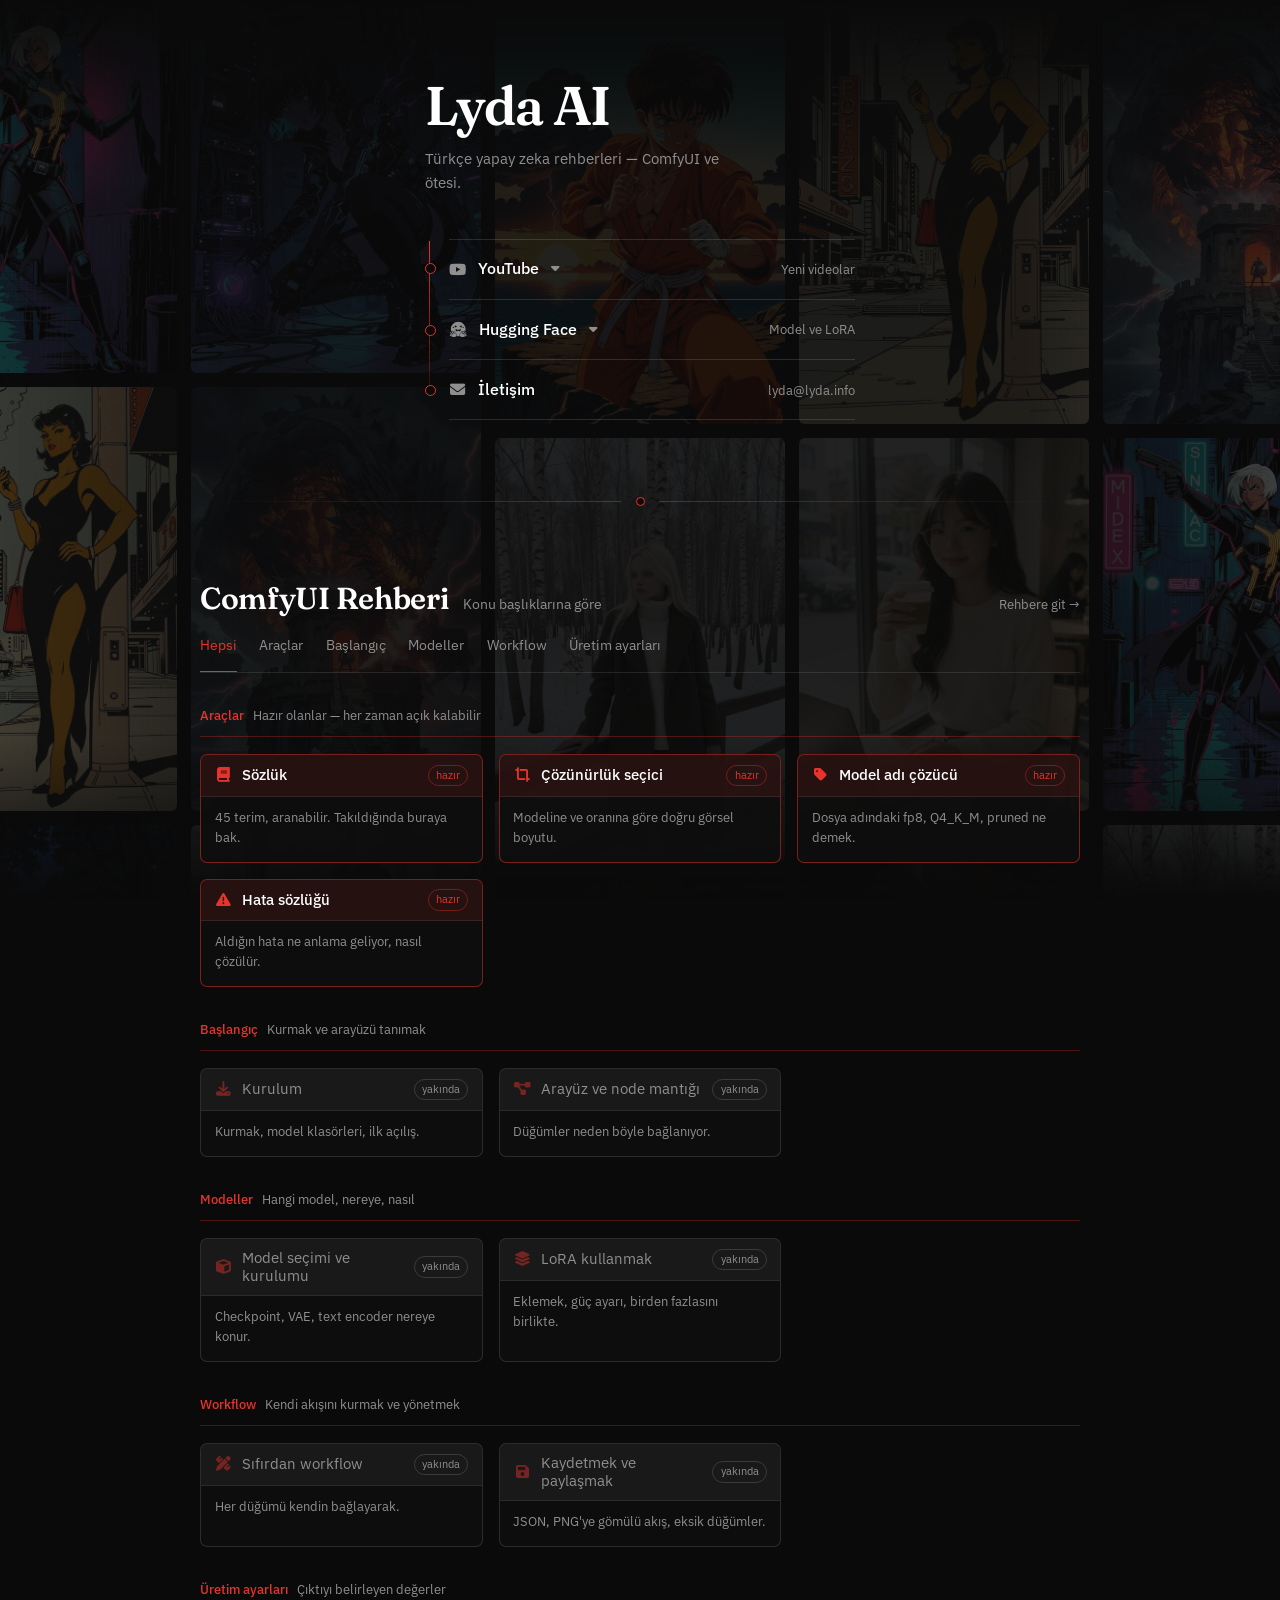
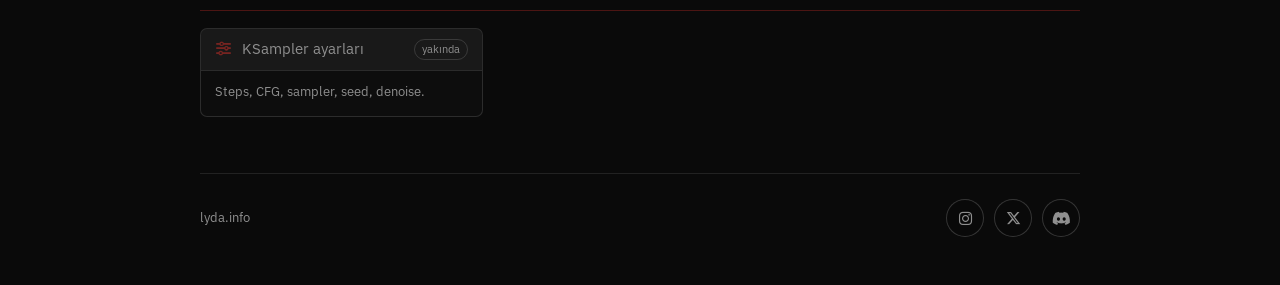
<file: index.html>
<!DOCTYPE html>
<html lang="tr">
<head>
<meta charset="UTF-8">
<meta name="viewport" content="width=device-width, initial-scale=1">
<title>Lyda AI</title>
<meta name="description" content="ComfyUI ve diğer çeşitli yapay zeka araçlarının nasıl kullanıldığını öğren.">

<meta property="og:title" content="Lyda AI">
<meta property="og:description" content="ComfyUI ve diğer çeşitli yapay zeka araçlarının nasıl kullanıldığını öğren.">
<meta property="og:url" content="https://lyda.info">
<meta property="og:type" content="website">

  <meta property="og:site_name" content="Lyda AI">
<meta property="og:locale" content="tr_TR">

<!-- Paylaşım görseli: 1200x630, adres MUTLAKA tam olmalı -->
<meta property="og:image" content="https://lyda.info/paylasim.png">
<meta property="og:image:width" content="1200">
<meta property="og:image:height" content="624">
<meta property="og:image:alt" content="Lyda AI">

<meta name="twitter:card" content="summary_large_image">
<meta name="twitter:title" content="Lyda AI">
<meta name="twitter:description" content="ComfyUI ve diğer çeşitli yapay zeka araçlarının nasıl kullanıldığını öğren.">
<meta name="twitter:image" content="https://lyda.info/paylasim.png">

<!-- Discord'daki renkli kenar çizgisi bu etiketten geliyor -->
<meta name="theme-color" content="#E8332C">

<link rel="icon" href="/favicon.ico" sizes="any">
<link rel="icon" href="/favicon-32.png" type="image/png" sizes="32x32">
<link rel="apple-touch-icon" href="/favicon-180.png">

<link rel="preconnect" href="https://fonts.googleapis.com">
<link rel="preconnect" href="https://fonts.gstatic.com" crossorigin>
<link rel="stylesheet" href="https://cdnjs.cloudflare.com/ajax/libs/font-awesome/6.5.2/css/all.min.css">
<link href="https://fonts.googleapis.com/css2?family=Fraunces:opsz,wght@9..144,400;9..144,600&family=IBM+Plex+Sans:wght@400;500&display=swap" rel="stylesheet">

<style>
:root{
  /* ---- Lyda AI marka paleti ---- */
  --siyah:  #0A0A0A;
  --beyaz:  #FFFFFF;
  --kirmizi:#E8332C;
  --gri:    #2B2B2B;
  --acikgri:#8F8F8F;

  /* Arka plandaki görsellerin ne kadar görüneceği.
     Yükseltirsen görseller belirginleşir ama metin okunaksızlaşır. */
  --fon-perde:.76;
}

*{box-sizing:border-box;margin:0;padding:0}

/* Metin imleci yerine ok; linklerde el */
a,button{cursor:pointer}

body{
  background:var(--siyah);
  color:var(--beyaz);
  font-family:"IBM Plex Sans",system-ui,sans-serif;
  font-size:16px;
  line-height:1.6;
  -webkit-font-smoothing:antialiased;
  cursor:default;
  min-height:100vh;
  padding:clamp(2.5rem,8vw,5rem) 1.5rem 3rem;
}

.sayfa{
  position:relative;
  z-index:2;
  width:100%;
  max-width:880px;
  margin:0 auto;
}

/* ---------- Akan görsel duvarı ---------- */
.fon{
  position:fixed;inset:0;
  z-index:0;
  overflow:hidden;
  display:flex;
  justify-content:center;
  gap:14px;
  pointer-events:none;
  mask-image:linear-gradient(to bottom,transparent,#000 18%,#000 82%,transparent);
  -webkit-mask-image:linear-gradient(to bottom,transparent,#000 18%,#000 82%,transparent);
}

.sutun{
  display:flex;
  flex-direction:column;
  gap:14px;
  width:clamp(170px,25vw,290px);
  flex-shrink:0;
  animation:akisYukari 70s linear infinite;
}

.sutun.ters{animation-name:akisAsagi;animation-duration:88s}
.sutun:nth-child(3){animation-duration:78s}
.sutun:nth-child(4){animation-duration:95s}
.sutun:nth-child(5){animation-duration:82s}

.sutun img{
  width:100%;
  display:block;
  border-radius:6px;
  background:var(--gri);
}

/* Görsellerin üstündeki karartma perdesi — metnin okunmasını sağlıyor */
.perde{
  position:fixed;inset:0;
  z-index:1;
  pointer-events:none;
  background:linear-gradient(90deg,
    rgba(10,10,10,var(--fon-perde)) 0%,
    rgba(10,10,10,calc(var(--fon-perde) + .14)) 20%,
    rgba(10,10,10,calc(var(--fon-perde) + .14)) 80%,
    rgba(10,10,10,var(--fon-perde)) 100%);
}

.sutun.genis{display:none}

/* Geniş ekranda duvar boş kalmasın */
@media (min-width:1100px){
  .sutun.genis{display:flex}
}

@media (max-width:640px){
  .sutun:nth-child(3){display:none}
}

/* ---------- İçerik ---------- */
.kakemono{width:100%;max-width:430px;margin:0 auto}

.tepe{display:flex;flex-direction:column;align-items:flex-start;gap:.9rem}

.tanim{
  color:var(--acikgri);
  font-size:.95rem;
  max-width:34ch;
  opacity:0;
  animation:satirIn .5s ease-out .18s forwards;
}

h1{
  font-family:"Fraunces",Georgia,serif;
  font-weight:600;
  font-size:clamp(2.6rem,11vw,3.4rem);
  line-height:.95;
  letter-spacing:-.02em;
  font-variation-settings:"SOFT" 40,"WONK" 1;
  opacity:0;
  animation:satirIn .6s ease-out forwards;
}

/* ---------- Kablo ---------- */
.baglantilar{
  list-style:none;
  margin-top:2.75rem;
  padding-left:1.5rem;
  position:relative;
}

.baglantilar::before{
  content:"";
  position:absolute;
  left:4px;top:.15rem;bottom:1.9rem;
  width:1px;
  background:linear-gradient(var(--kirmizi),rgba(232,51,44,.18));
  transform:scaleY(0);
  transform-origin:top;
  animation:kabloIn 1.15s cubic-bezier(.25,.8,.3,1) .25s forwards;
}

.baglantilar li{
  position:relative;
  opacity:0;
  transform:translateY(6px);
  animation:satirIn .5s ease-out forwards;
}

.baglantilar>li:nth-child(1){animation-delay:.42s}
.baglantilar>li:nth-child(2){animation-delay:.56s}
.baglantilar>li:nth-child(3){animation-delay:.70s}
.baglantilar>li:nth-child(4){animation-delay:.84s}

/* Alt satırlar kapalı başlıyor, ayrıca belirmelerine gerek yok */
.altlar li{opacity:1;transform:none;animation:none}

.baglantilar>li::before{
  content:"";
  position:absolute;
  left:-1.5rem;top:1.55rem;
  width:9px;height:9px;
  border-radius:50%;
  background:var(--siyah);
  border:1px solid var(--kirmizi);
  transition:background .18s ease;
}

.baglantilar>li:hover::before,
.baglantilar>li:focus-within::before{background:var(--kirmizi)}

/* ---------- Link satırı ---------- */
a.satir{
  display:flex;
  align-items:baseline;
  justify-content:space-between;
  gap:1rem;
  padding:1.05rem 0;
  border-bottom:1px solid rgba(255,255,255,.13);
  color:var(--beyaz);
  text-decoration:none;
}

.baglantilar>li:first-child>a.satir,
.baglantilar>li:first-child>.satir-sarmal{border-top:1px solid rgba(255,255,255,.13)}

a.satir:hover .ad,
a.satir:focus-visible .ad{color:var(--kirmizi)}

a.satir:focus-visible{
  outline:2px solid var(--kirmizi);
  outline-offset:4px;
  border-radius:2px;
}

/* ---------- Alt satırlar ---------- */
.altlar{list-style:none;padding-left:1.6rem}

.altlar li::before{
  content:"";
  position:absolute;
  left:-1.1rem;top:1.15rem;
  width:5px;height:5px;
  border-radius:50%;
  background:var(--siyah);
  border:1px solid rgba(232,51,44,.55);
  transition:background .18s ease;
}

.altlar li:hover::before,
.altlar li:focus-within::before{background:var(--kirmizi)}

a.alt{
  display:flex;
  align-items:baseline;
  justify-content:space-between;
  gap:1rem;
  padding:.75rem 0;
  border-bottom:1px solid rgba(255,255,255,.13);
  color:var(--acikgri);
  font-size:.93rem;
  text-decoration:none;
  transition:color .18s ease;
}

a.alt:hover,a.alt:focus-visible{color:var(--kirmizi)}
a.alt:focus-visible{outline:2px solid var(--kirmizi);outline-offset:4px;border-radius:2px}

/* ---------- Açılır başlık ---------- */
.satir-sarmal{
  display:flex;
  align-items:center;
  gap:.5rem;
  border-bottom:1px solid rgba(255,255,255,.13);
}

.satir-sarmal>a.satir{border-bottom:none;flex:0 1 auto}
.satir-sarmal>.not{margin-left:auto}

button.ac{
  background:none;
  border:0;
  padding:.35rem .25rem;
  cursor:pointer;
  color:var(--acikgri);
  font-size:.85rem;
  line-height:1;
  display:flex;
  align-items:center;
  transition:color .18s ease;
}

button.ac i{transition:transform .25s ease}
button.ac[aria-expanded="true"] i{transform:rotate(180deg)}
button.ac:hover,button.ac:focus-visible{color:var(--kirmizi)}
button.ac:focus-visible{outline:2px solid var(--kirmizi);outline-offset:2px;border-radius:3px}

/* Açılıp kapanan blok — yükseklik otomatik, geçiş yumuşak */
.altlar-sarmal{
  display:grid;
  grid-template-rows:0fr;
  transition:grid-template-rows .28s ease;
}

li.acik>.altlar-sarmal{grid-template-rows:1fr}
.altlar-sarmal>.altlar{overflow:hidden}

.ad{font-weight:500;transition:color .18s ease;display:flex;align-items:center;gap:.7rem}

.ad i{
  width:1.15em;
  font-size:.95em;
  text-align:center;
  color:var(--acikgri);
  transition:color .18s ease;
  flex-shrink:0;
}

a.satir:hover .ad i,
a.satir:focus-visible .ad i{color:var(--kirmizi)}

/* Font Awesome'da Hugging Face logosu yok, svg gömülü */
.ad svg.hf{
  width:1.15em;
  height:1.05em;
  fill:var(--acikgri);
  flex-shrink:0;
  transition:fill .18s ease;
}

a.satir:hover .ad svg.hf,
a.satir:focus-visible .ad svg.hf{fill:var(--kirmizi)}
.not{color:var(--acikgri);font-size:.83rem;text-align:right;flex-shrink:0}

footer{
  margin-top:3.5rem;
  padding-top:1.6rem;
  border-top:1px solid rgba(255,255,255,.1);
  display:flex;
  align-items:center;
  justify-content:space-between;
  gap:1rem;
  color:var(--acikgri);
  font-size:.8rem;
  opacity:0;
  animation:satirIn .5s ease-out 1.5s forwards;
}

/* ---------- Sağ alttaki sosyal daireler ---------- */
.sosyal{
  display:flex;
  gap:10px;
}

.sosyal a{
  width:38px;height:38px;
  display:flex;align-items:center;justify-content:center;
  border:1px solid rgba(255,255,255,.18);
  border-radius:50%;
  background:rgba(10,10,10,.55);
  color:var(--acikgri);
  font-size:15px;
  text-decoration:none;
  transition:color .18s ease,border-color .18s ease;
}

.sosyal a:hover,
.sosyal a:focus-visible{
  color:var(--kirmizi);
  border-color:var(--kirmizi);
}

.sosyal a:focus-visible{outline:2px solid var(--kirmizi);outline-offset:3px}

/* ---------- Sayfalar arası geçiş ---------- */
@view-transition{navigation:auto}

::view-transition-old(root),
::view-transition-new(root){animation-duration:.42s}

/* ---------- Sayfalar arası geçiş ---------- */
@view-transition{navigation:auto}
::view-transition-old(root),
::view-transition-new(root){animation-duration:.42s}

/* ---------- İki alan arasındaki ayraç ---------- */
.ayrac{
  display:flex;
  align-items:center;
  gap:.9rem;
  margin:clamp(3.2rem,8vw,4.8rem) 0;
  opacity:0;
  animation:satirIn .5s ease-out 1s forwards;
}

.ayrac::before,.ayrac::after{content:"";flex:1;height:1px}
.ayrac::before{background:linear-gradient(90deg,transparent,rgba(255,255,255,.16))}
.ayrac::after{background:linear-gradient(90deg,rgba(255,255,255,.16),transparent)}

.ayrac span{
  width:9px;height:9px;
  border-radius:50%;
  border:1px solid var(--kirmizi);
  background:var(--siyah);
  flex-shrink:0;
}

/* =================================================
   REHBER ALANI — ComfyUI'ın kendi görsel diliyle
   ================================================= */
.rehber-alani{
  opacity:0;
  animation:satirIn .6s ease-out 1.15s forwards;
}

.alan-ust{
  display:flex;
  align-items:baseline;
  justify-content:space-between;
  flex-wrap:wrap;
  gap:.6rem 1rem;
}

/* ---------- Kategori süzgeci ---------- */
.suzgec{
  display:flex;
  flex-wrap:wrap;
  gap:.3rem 1.4rem;
  margin-top:1rem;
  padding-bottom:.85rem;
  border-bottom:1px solid rgba(255,255,255,.1);
}

.suz{
  position:relative;
  background:none;
  border:0;
  padding:.15rem 0;
  font:inherit;
  font-size:.86rem;
  color:var(--acikgri);
  transition:color .18s ease;
}

.suz:hover{color:var(--beyaz)}
.suz[aria-pressed="true"]{color:var(--kirmizi)}

.suz[aria-pressed="true"]::after{
  content:"";
  position:absolute;
  left:0;right:0;bottom:-.85rem;
  height:1px;
  background:var(--kirmizi);
}

.suz:focus-visible{outline:2px solid var(--kirmizi);outline-offset:3px;border-radius:2px}

.kategori.gizli{display:none}

/* Tek kategori süzüldüğünde başlık süzgeci tekrar etmesin */
.rehber-alani.tekli .kategori-ad{display:none}
.rehber-alani.tekli .kategori{margin-top:1.6rem}

.alan-ust h2{
  font-family:"Fraunces",Georgia,serif;
  font-weight:600;
  font-size:clamp(1.5rem,4vw,1.9rem);
  line-height:1;
  letter-spacing:-.01em;
  font-variation-settings:"SOFT" 40,"WONK" 1;
  view-transition-name:rehber-baslik;
}

.alan-sol{display:flex;align-items:baseline;flex-wrap:wrap;gap:.3rem .9rem}
.alan-not{color:var(--acikgri);font-size:.86rem}

.alan-tum{
  color:var(--acikgri);
  font-size:.84rem;
  text-decoration:none;
  white-space:nowrap;
  transition:color .18s ease;
}
.alan-tum:hover,.alan-tum:focus-visible{color:var(--kirmizi)}

/* ---------- Kategoriler ---------- */
.kategori{margin-top:2.1rem}
.kategori:first-of-type{margin-top:1.8rem}

.kategori-ad{
  color:var(--kirmizi);
  font-size:.8rem;
  font-weight:500;
  padding-bottom:.55rem;
  border-bottom:1px solid rgba(232,51,44,.3);
  margin-bottom:1.1rem;
}

.kategori-ad span{color:var(--acikgri);font-weight:400;margin-left:.55rem}

.dugumler{
  list-style:none;
  display:grid;
  grid-template-columns:repeat(auto-fill,minmax(228px,1fr));
  gap:1rem;
}

.dugumler li{display:flex}

/* ---------- Düğüm ---------- */
.dugum{
  position:relative;
  display:flex;
  flex-direction:column;
  width:100%;
  padding:0;
  border:1px solid rgba(255,255,255,.13);
  border-radius:7px;
  background:rgba(14,14,14,.88);
  text-decoration:none;
  color:var(--beyaz);
  overflow:hidden;
  transition:border-color .2s ease,transform .2s ease,box-shadow .2s ease;
}

a.dugum:hover,a.dugum:focus-visible{
  border-color:var(--kirmizi);
  transform:translateY(-2px);
  box-shadow:0 6px 22px rgba(0,0,0,.45);
}

a.dugum:focus-visible{outline:2px solid var(--kirmizi);outline-offset:3px}

/* Başlık çubuğu — ComfyUI düğümlerindeki gibi */
.dugum-ust{
  display:flex;
  align-items:center;
  gap:.6rem;
  padding:.6rem .85rem;
  background:rgba(255,255,255,.05);
  border-bottom:1px solid rgba(255,255,255,.08);
}

.dugum-no{
  color:var(--kirmizi);
  font-size:.92rem;
  width:1.2em;
  text-align:center;
  flex-shrink:0;
  transition:color .2s ease;
}

.dugum-ad{font-size:.92rem;font-weight:500;line-height:1.25}

.dugum-govde{
  flex:1;
  padding:.7rem .85rem .85rem;
  color:var(--acikgri);
  font-size:.83rem;
  line-height:1.5;
}

.dugum-etiket{
  display:inline-block;
  margin-left:auto;
  font-size:.7rem;
  color:var(--acikgri);
  border:1px solid rgba(255,255,255,.14);
  border-radius:100px;
  padding:.05rem .45rem;
  flex-shrink:0;
}



/* Hazır olan düğüm */
.dugum.hazir{border-color:rgba(232,51,44,.5)}
.dugum.hazir .dugum-ust{background:rgba(232,51,44,.1)}
.dugum.hazir .dugum-etiket{color:var(--kirmizi);border-color:rgba(232,51,44,.4)}

/* Henüz yayında olmayanlar */
.dugum.kilitli .dugum-ad{color:var(--acikgri);font-weight:400}
.dugum.kilitli .dugum-no{color:rgba(232,51,44,.45)}

@keyframes kabloIn{to{transform:scaleY(1)}}
@keyframes satirIn{to{opacity:1;transform:translateY(0)}}
@keyframes akisYukari{from{transform:translateY(0)}to{transform:translateY(-50%)}}
@keyframes akisAsagi{from{transform:translateY(-50%)}to{transform:translateY(0)}}

@media (prefers-reduced-motion:reduce){
  *{transition:none!important;animation:none!important}
  h1,.tanim,footer,.baglantilar li,.sosyal,.rehber-alani,.ayrac{opacity:1;transform:none}
  .baglantilar::before{transform:scaleY(1)}
}
</style>
</head>

<body>

<!-- ================================================
     ARKA PLAN GÖRSELLERİ
     gorseller/ klasörüne kendi çıktılarını at.
     Her sütundaki liste İKİ KEZ yazılı — döngünün
     kesintisiz olması için. Görsel değiştirirken
     her ikisini de değiştir.
     ================================================ -->
<div class="fon" aria-hidden="true">

  <div class="sutun">
    <img src="gorseller/01.jpg" alt=""><img src="gorseller/02.jpg" alt=""><img src="gorseller/03.jpg" alt="">
    <img src="gorseller/01.jpg" alt=""><img src="gorseller/02.jpg" alt=""><img src="gorseller/03.jpg" alt="">
  </div>

  <div class="sutun ters">
    <img src="gorseller/04.jpg" alt=""><img src="gorseller/05.jpg" alt=""><img src="gorseller/06.jpg" alt="">
    <img src="gorseller/04.jpg" alt=""><img src="gorseller/05.jpg" alt=""><img src="gorseller/06.jpg" alt="">
  </div>

  <div class="sutun">
    <img src="gorseller/07.jpg" alt=""><img src="gorseller/08.jpg" alt=""><img src="gorseller/09.jpg" alt="">
    <img src="gorseller/07.jpg" alt=""><img src="gorseller/08.jpg" alt=""><img src="gorseller/09.jpg" alt="">
  </div>

  <div class="sutun genis ters">
    <img src="gorseller/02.jpg" alt=""><img src="gorseller/06.jpg" alt=""><img src="gorseller/09.jpg" alt="">
    <img src="gorseller/02.jpg" alt=""><img src="gorseller/06.jpg" alt=""><img src="gorseller/09.jpg" alt="">
  </div>

  <div class="sutun genis">
    <img src="gorseller/05.jpg" alt=""><img src="gorseller/01.jpg" alt=""><img src="gorseller/08.jpg" alt="">
    <img src="gorseller/05.jpg" alt=""><img src="gorseller/01.jpg" alt=""><img src="gorseller/08.jpg" alt="">
  </div>

</div>
<div class="perde"></div>

<div class="sayfa">

<main class="kakemono">

  <header class="tepe">
    <h1>Lyda AI</h1>
    <p class="tanim">Türkçe yapay zeka rehberleri — ComfyUI ve ötesi.</p>
  </header>

  <!-- ================================================
       LİNKLER — sadece burayı düzenle.
       ================================================ -->
  <ul class="baglantilar">

    <li>
      <div class="satir-sarmal">
        <a class="satir" href="https://youtube.com/@lydaai" target="_blank" rel="noopener">
          <span class="ad"><i class="fa-brands fa-youtube" aria-hidden="true"></i>YouTube</span>
        </a>
        <button class="ac" type="button" aria-expanded="false" aria-controls="alt-youtube" aria-label="Alt bağlantıları aç">
          <i class="fa-solid fa-caret-down" aria-hidden="true"></i>
        </button>
        <span class="not">Yeni videolar</span>
      </div>
      <div class="altlar-sarmal">
      <ul class="altlar" id="alt-youtube">
        <li>
          <a class="alt" href="https://youtube.com/playlist?list=OYNATMA_LISTESI_ID" target="_blank" rel="noopener">
            <span>ComfyUI başlangıç serisi</span>
            <span class="not">Sıfırdan</span>
          </a>
        </li>
      </ul>
      </div>
    </li>

    <li>
      <div class="satir-sarmal">
        <a class="satir" href="https://huggingface.co/LydaAI" target="_blank" rel="noopener">
          <span class="ad"><svg class="hf" viewBox="0 0 24 24" xmlns="http://www.w3.org/2000/svg" aria-hidden="true"><path d="M12.025 1.13c-5.77 0-10.449 4.647-10.449 10.378 0 1.112.178 2.181.503 3.185.064-.222.203-.444.416-.577a.96.96 0 0 1 .524-.15c.293 0 .584.124.84.284.278.173.48.408.71.694.226.282.458.611.684.951v-.014c.017-.324.106-.622.264-.874s.403-.487.762-.543c.3-.047.596.06.787.203s.31.313.4.467c.15.257.212.468.233.542.01.026.653 1.552 1.657 2.54.616.605 1.01 1.223 1.082 1.912.055.537-.096 1.059-.38 1.572.637.121 1.294.187 1.967.187.657 0 1.298-.063 1.921-.178-.287-.517-.44-1.041-.384-1.581.07-.69.465-1.307 1.081-1.913 1.004-.987 1.647-2.513 1.657-2.539.021-.074.083-.285.233-.542.09-.154.208-.323.4-.467a1.08 1.08 0 0 1 .787-.203c.359.056.604.29.762.543s.247.55.265.874v.015c.225-.34.457-.67.683-.952.23-.286.432-.52.71-.694.257-.16.547-.284.84-.285a.97.97 0 0 1 .524.151c.228.143.373.388.43.625l.006.04a10.3 10.3 0 0 0 .534-3.273c0-5.731-4.678-10.378-10.449-10.378M8.327 6.583a1.5 1.5 0 0 1 .713.174 1.487 1.487 0 0 1 .617 2.013c-.183.343-.762-.214-1.102-.094-.38.134-.532.914-.917.71a1.487 1.487 0 0 1 .69-2.803m7.486 0a1.487 1.487 0 0 1 .689 2.803c-.385.204-.536-.576-.916-.71-.34-.12-.92.437-1.103.094a1.487 1.487 0 0 1 .617-2.013 1.5 1.5 0 0 1 .713-.174m-10.68 1.55a.96.96 0 1 1 0 1.921.96.96 0 0 1 0-1.92m13.838 0a.96.96 0 1 1 0 1.92.96.96 0 0 1 0-1.92M8.489 11.458c.588.01 1.965 1.157 3.572 1.164 1.607-.007 2.984-1.155 3.572-1.164.196-.003.305.12.305.454 0 .886-.424 2.328-1.563 3.202-.22-.756-1.396-1.366-1.63-1.32q-.011.001-.02.006l-.044.026-.01.008-.03.024q-.018.017-.035.036l-.032.04a1 1 0 0 0-.058.09l-.014.025q-.049.088-.11.19a1 1 0 0 1-.083.116 1.2 1.2 0 0 1-.173.18q-.035.029-.075.058a1.3 1.3 0 0 1-.251-.243 1 1 0 0 1-.076-.107c-.124-.193-.177-.363-.337-.444-.034-.016-.104-.008-.2.022q-.094.03-.216.087-.06.028-.125.063l-.13.074q-.067.04-.136.086a3 3 0 0 0-.135.096 3 3 0 0 0-.26.219 2 2 0 0 0-.12.121 2 2 0 0 0-.106.128l-.002.002a2 2 0 0 0-.09.132l-.001.001a1.2 1.2 0 0 0-.105.212q-.013.036-.024.073c-1.139-.875-1.563-2.317-1.563-3.203 0-.334.109-.457.305-.454m.836 10.354c.824-1.19.766-2.082-.365-3.194-1.13-1.112-1.789-2.738-1.789-2.738s-.246-.945-.806-.858-.97 1.499.202 2.362c1.173.864-.233 1.45-.685.64-.45-.812-1.683-2.896-2.322-3.295s-1.089-.175-.938.647 2.822 2.813 2.562 3.244-1.176-.506-1.176-.506-2.866-2.567-3.49-1.898.473 1.23 2.037 2.16c1.564.932 1.686 1.178 1.464 1.53s-3.675-2.511-4-1.297c-.323 1.214 3.524 1.567 3.287 2.405-.238.839-2.71-1.587-3.216-.642-.506.946 3.49 2.056 3.522 2.064 1.29.33 4.568 1.028 5.713-.624m5.349 0c-.824-1.19-.766-2.082.365-3.194 1.13-1.112 1.789-2.738 1.789-2.738s.246-.945.806-.858.97 1.499-.202 2.362c-1.173.864.233 1.45.685.64.451-.812 1.683-2.896 2.322-3.295s1.089-.175.938.647-2.822 2.813-2.562 3.244 1.176-.506 1.176-.506 2.866-2.567 3.49-1.898-.473 1.23-2.037 2.16c-1.564.932-1.686 1.178-1.464 1.53s3.675-2.511 4-1.297c.323 1.214-3.524 1.567-3.287 2.405.238.839 2.71-1.587 3.216-.642.506.946-3.49 2.056-3.522 2.064-1.29.33-4.568 1.028-5.713-.624"/></svg>Hugging Face</span>
        </a>
        <button class="ac" type="button" aria-expanded="false" aria-controls="alt-hf" aria-label="Alt bağlantıları aç">
          <i class="fa-solid fa-caret-down" aria-hidden="true"></i>
        </button>
        <span class="not">Model ve LoRA</span>
      </div>
      <div class="altlar-sarmal">
      <ul class="altlar" id="alt-hf">
        <li>
          <a class="alt" href="https://huggingface.co/LydaAI/workflows" target="_blank" rel="noopener">
            <span>Workflow dosyaları</span>
            <span class="not">JSON indir</span>
          </a>
        </li>
      </ul>
      </div>
    </li>

    <li>
      <a class="satir" href="mailto:lyda@lyda.info">
        <span class="ad"><i class="fa-solid fa-envelope" aria-hidden="true"></i>İletişim</span>
        <span class="not">lyda@lyda.info</span>
      </a>
    </li>

  </ul>

</main>

<div class="ayrac" aria-hidden="true"><span></span></div>

<!-- =================================================
     REHBER ALANI
     Kilitli bölümler bilerek bağlantı değil (<div>): tıklanınca
     boş bir sayfaya gitmesin. Bölüm yayına girince <div class="dugum
     kilitli"> → <a class="dugum hazir" href="bölümün adresi">, etiketi
     "hazır" yap.
     ================================================= -->
<section class="rehber-alani" aria-labelledby="alan-baslik">

  <div class="alan-ust">
    <div class="alan-sol">
      <h2 id="alan-baslik">ComfyUI Rehberi</h2>
      <span class="alan-not">Konu başlıklarına göre</span>
    </div>
    <a class="alan-tum" href="/rehber/">Rehbere git →</a>
  </div>

  <div class="suzgec" role="group" aria-label="Kategoriye göre süz">
    <button class="suz" type="button" data-kategori="hepsi" aria-pressed="true">Hepsi</button>
    <button class="suz" type="button" data-kategori="araclar" aria-pressed="false">Araçlar</button>
    <button class="suz" type="button" data-kategori="baslangic" aria-pressed="false">Başlangıç</button>
    <button class="suz" type="button" data-kategori="modeller" aria-pressed="false">Modeller</button>
    <button class="suz" type="button" data-kategori="workflow" aria-pressed="false">Workflow</button>
    <button class="suz" type="button" data-kategori="ayarlar" aria-pressed="false">Üretim ayarları</button>
  </div>

    <div class="kategori" data-kategori="araclar">
      <h3 class="kategori-ad">Araçlar<span>Hazır olanlar — her zaman açık kalabilir</span></h3>
      <ul class="dugumler">
        <li>
          <a class="dugum hazir" href="/sozluk/">
            <span class="dugum-ust">
              <i class="dugum-no fa-solid fa-book" aria-hidden="true"></i>
              <span class="dugum-ad">Sözlük</span>
              <span class="dugum-etiket">hazır</span>
            </span>
            <span class="dugum-govde">45 terim, aranabilir. Takıldığında buraya bak.</span>
          </a>
        </li>
        <li>
          <a class="dugum hazir" href="/araclar/cozunurluk/">
            <span class="dugum-ust">
              <i class="dugum-no fa-solid fa-crop-simple" aria-hidden="true"></i>
              <span class="dugum-ad">Çözünürlük seçici</span>
              <span class="dugum-etiket">hazır</span>
            </span>
            <span class="dugum-govde">Modeline ve oranına göre doğru görsel boyutu.</span>
          </a>
        </li>
        <li>
          <a class="dugum hazir" href="/araclar/model-adi/">
            <span class="dugum-ust">
              <i class="dugum-no fa-solid fa-tag" aria-hidden="true"></i>
              <span class="dugum-ad">Model adı çözücü</span>
              <span class="dugum-etiket">hazır</span>
            </span>
            <span class="dugum-govde">Dosya adındaki fp8, Q4_K_M, pruned ne demek.</span>
          </a>
        </li>
        <li>
          <a class="dugum hazir" href="/araclar/hatalar/">
            <span class="dugum-ust">
              <i class="dugum-no fa-solid fa-triangle-exclamation" aria-hidden="true"></i>
              <span class="dugum-ad">Hata sözlüğü</span>
              <span class="dugum-etiket">hazır</span>
            </span>
            <span class="dugum-govde">Aldığın hata ne anlama geliyor, nasıl çözülür.</span>
          </a>
        </li>
      </ul>
    </div>

    <div class="kategori" data-kategori="baslangic">
      <h3 class="kategori-ad">Başlangıç<span>Kurmak ve arayüzü tanımak</span></h3>
      <ul class="dugumler">
        <li>
          <div class="dugum kilitli">
            <span class="dugum-ust">
              <i class="dugum-no fa-solid fa-download" aria-hidden="true"></i>
              <span class="dugum-ad">Kurulum</span>
              <span class="dugum-etiket">yakında</span>
            </span>
            <span class="dugum-govde">Kurmak, model klasörleri, ilk açılış.</span>
          </div>
        </li>
        <li>
          <div class="dugum kilitli">
            <span class="dugum-ust">
              <i class="dugum-no fa-solid fa-diagram-project" aria-hidden="true"></i>
              <span class="dugum-ad">Arayüz ve node mantığı</span>
              <span class="dugum-etiket">yakında</span>
            </span>
            <span class="dugum-govde">Düğümler neden böyle bağlanıyor.</span>
          </div>
        </li>
      </ul>
    </div>

    <div class="kategori" data-kategori="modeller">
      <h3 class="kategori-ad">Modeller<span>Hangi model, nereye, nasıl</span></h3>
      <ul class="dugumler">
        <li>
          <div class="dugum kilitli">
            <span class="dugum-ust">
              <i class="dugum-no fa-solid fa-cube" aria-hidden="true"></i>
              <span class="dugum-ad">Model seçimi ve kurulumu</span>
              <span class="dugum-etiket">yakında</span>
            </span>
            <span class="dugum-govde">Checkpoint, VAE, text encoder nereye konur.</span>
          </div>
        </li>
        <li>
          <div class="dugum kilitli">
            <span class="dugum-ust">
              <i class="dugum-no fa-solid fa-layer-group" aria-hidden="true"></i>
              <span class="dugum-ad">LoRA kullanmak</span>
              <span class="dugum-etiket">yakında</span>
            </span>
            <span class="dugum-govde">Eklemek, güç ayarı, birden fazlasını birlikte.</span>
          </div>
        </li>
      </ul>
    </div>

    <div class="kategori" data-kategori="workflow">
      <h3 class="kategori-ad">Workflow<span>Kendi akışını kurmak ve yönetmek</span></h3>
      <ul class="dugumler">
        <li>
          <div class="dugum kilitli">
            <span class="dugum-ust">
              <i class="dugum-no fa-solid fa-pen-ruler" aria-hidden="true"></i>
              <span class="dugum-ad">Sıfırdan workflow</span>
              <span class="dugum-etiket">yakında</span>
            </span>
            <span class="dugum-govde">Her düğümü kendin bağlayarak.</span>
          </div>
        </li>
        <li>
          <div class="dugum kilitli">
            <span class="dugum-ust">
              <i class="dugum-no fa-solid fa-floppy-disk" aria-hidden="true"></i>
              <span class="dugum-ad">Kaydetmek ve paylaşmak</span>
              <span class="dugum-etiket">yakında</span>
            </span>
            <span class="dugum-govde">JSON, PNG'ye gömülü akış, eksik düğümler.</span>
          </div>
        </li>
      </ul>
    </div>

    <div class="kategori" data-kategori="ayarlar">
      <h3 class="kategori-ad">Üretim ayarları<span>Çıktıyı belirleyen değerler</span></h3>
      <ul class="dugumler">
        <li>
          <div class="dugum kilitli">
            <span class="dugum-ust">
              <i class="dugum-no fa-solid fa-sliders" aria-hidden="true"></i>
              <span class="dugum-ad">KSampler ayarları</span>
              <span class="dugum-etiket">yakında</span>
            </span>
            <span class="dugum-govde">Steps, CFG, sampler, seed, denoise.</span>
          </div>
        </li>
      </ul>
    </div>

</section>

<footer>
    <span>lyda.info</span>

    <!-- SOSYAL MEDYA — daire silmek için ilgili a satırını kaldır -->
    <nav class="sosyal" aria-label="Sosyal medya">
      <a href="https://instagram.com/lyda.ai" aria-label="Instagram" target="_blank" rel="noopener"><i class="fa-brands fa-instagram" aria-hidden="true"></i></a>
      <a href="https://x.com/Lyda_AI" aria-label="X" target="_blank" rel="noopener"><i class="fa-brands fa-x-twitter" aria-hidden="true"></i></a>
      <a href="https://discord.gg/lyda" aria-label="Discord" target="_blank" rel="noopener"><i class="fa-brands fa-discord" aria-hidden="true"></i></a>
    </nav>
</footer>

</div>

<script>
/* ---------- Kategori süzgeci ---------- */
(function () {
  var dugmeler = Array.prototype.slice.call(document.querySelectorAll(".suz"));
  var kategoriler = Array.prototype.slice.call(document.querySelectorAll(".kategori"));
  if (!dugmeler.length) return;

  dugmeler.forEach(function (dugme) {
    dugme.addEventListener("click", function () {
      var secili = dugme.dataset.kategori;

      dugmeler.forEach(function (d) {
        d.setAttribute("aria-pressed", d === dugme ? "true" : "false");
      });

      kategoriler.forEach(function (k) {
        k.classList.toggle("gizli", secili !== "hepsi" && k.dataset.kategori !== secili);
      });

      document.querySelector(".rehber-alani")
        .classList.toggle("tekli", secili !== "hepsi");
    });
  });
})();

document.querySelectorAll("button.ac").forEach(function (dugme) {
  dugme.addEventListener("click", function () {
    var satir = dugme.closest("li");
    var acik = satir.classList.toggle("acik");
    dugme.setAttribute("aria-expanded", acik ? "true" : "false");
    dugme.setAttribute("aria-label", acik ? "Alt bağlantıları kapat" : "Alt bağlantıları aç");
  });
});
</script>

</body>
</html>
</file>
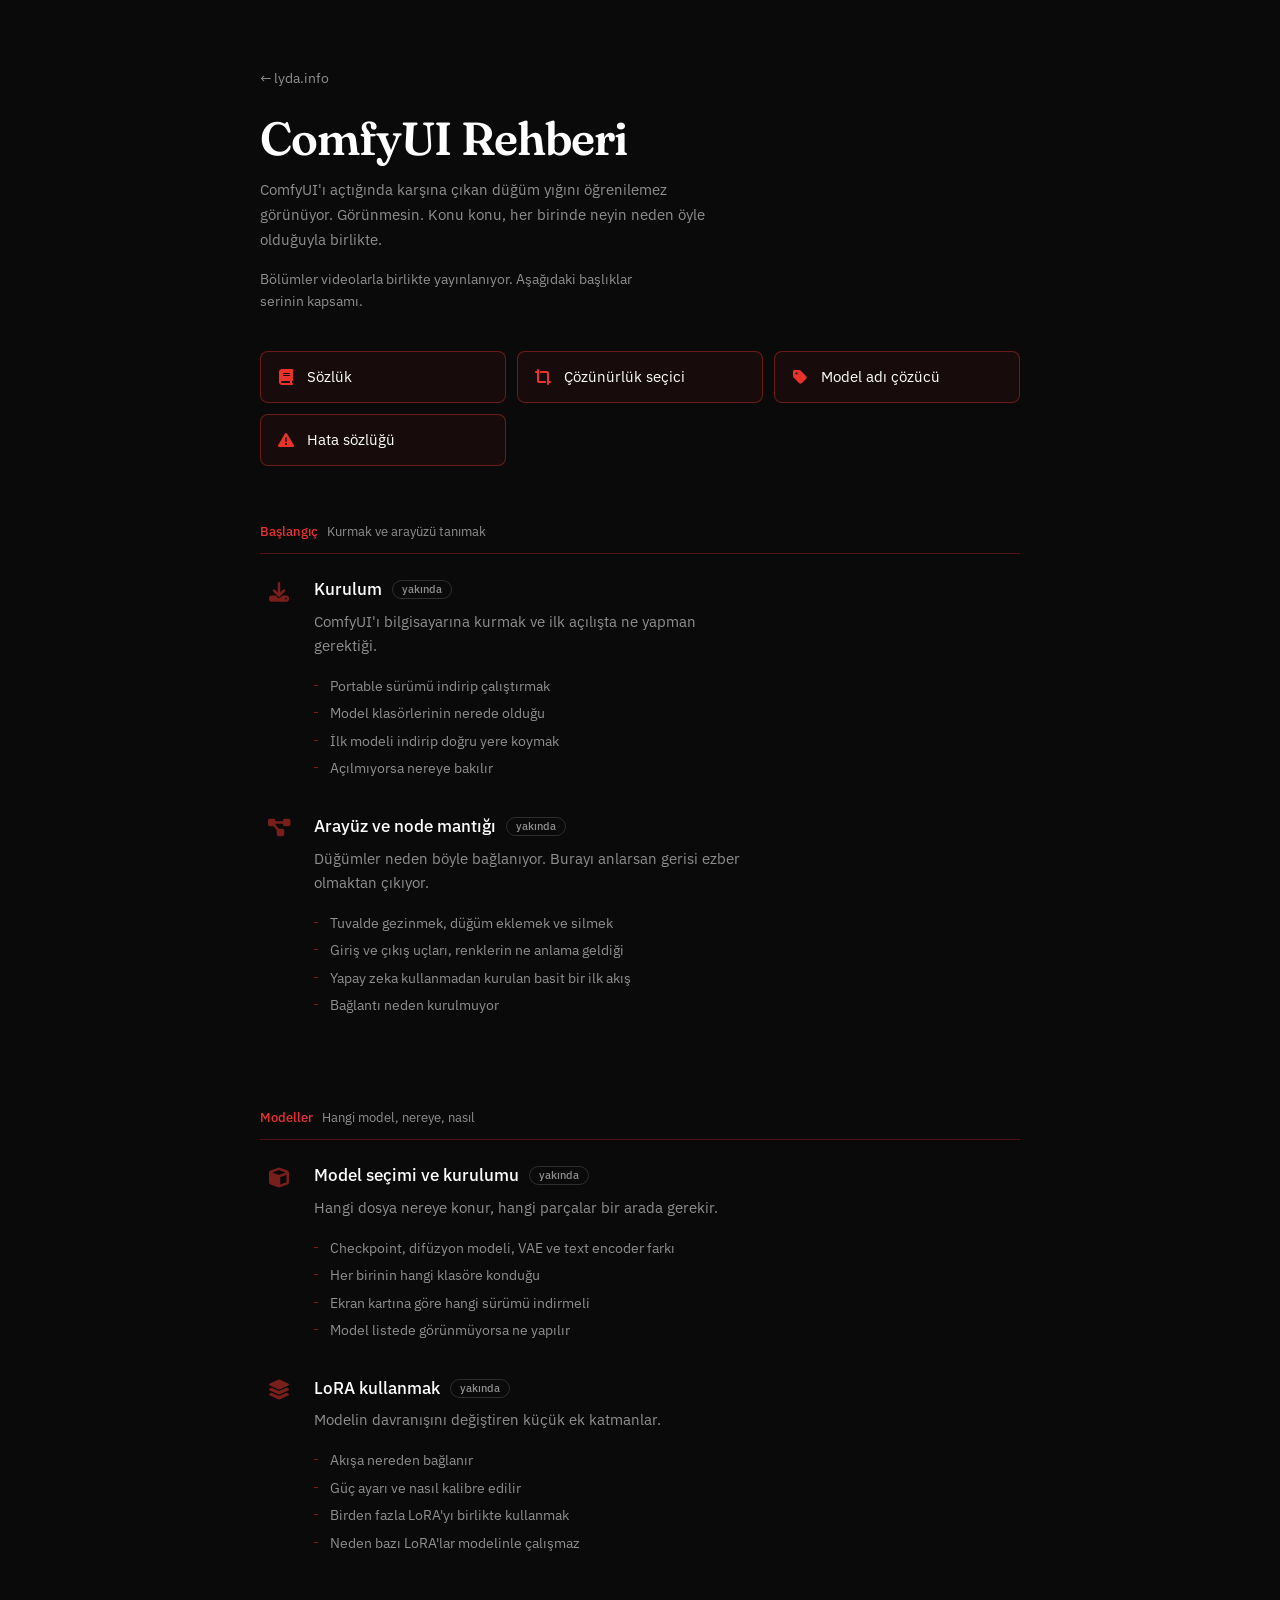
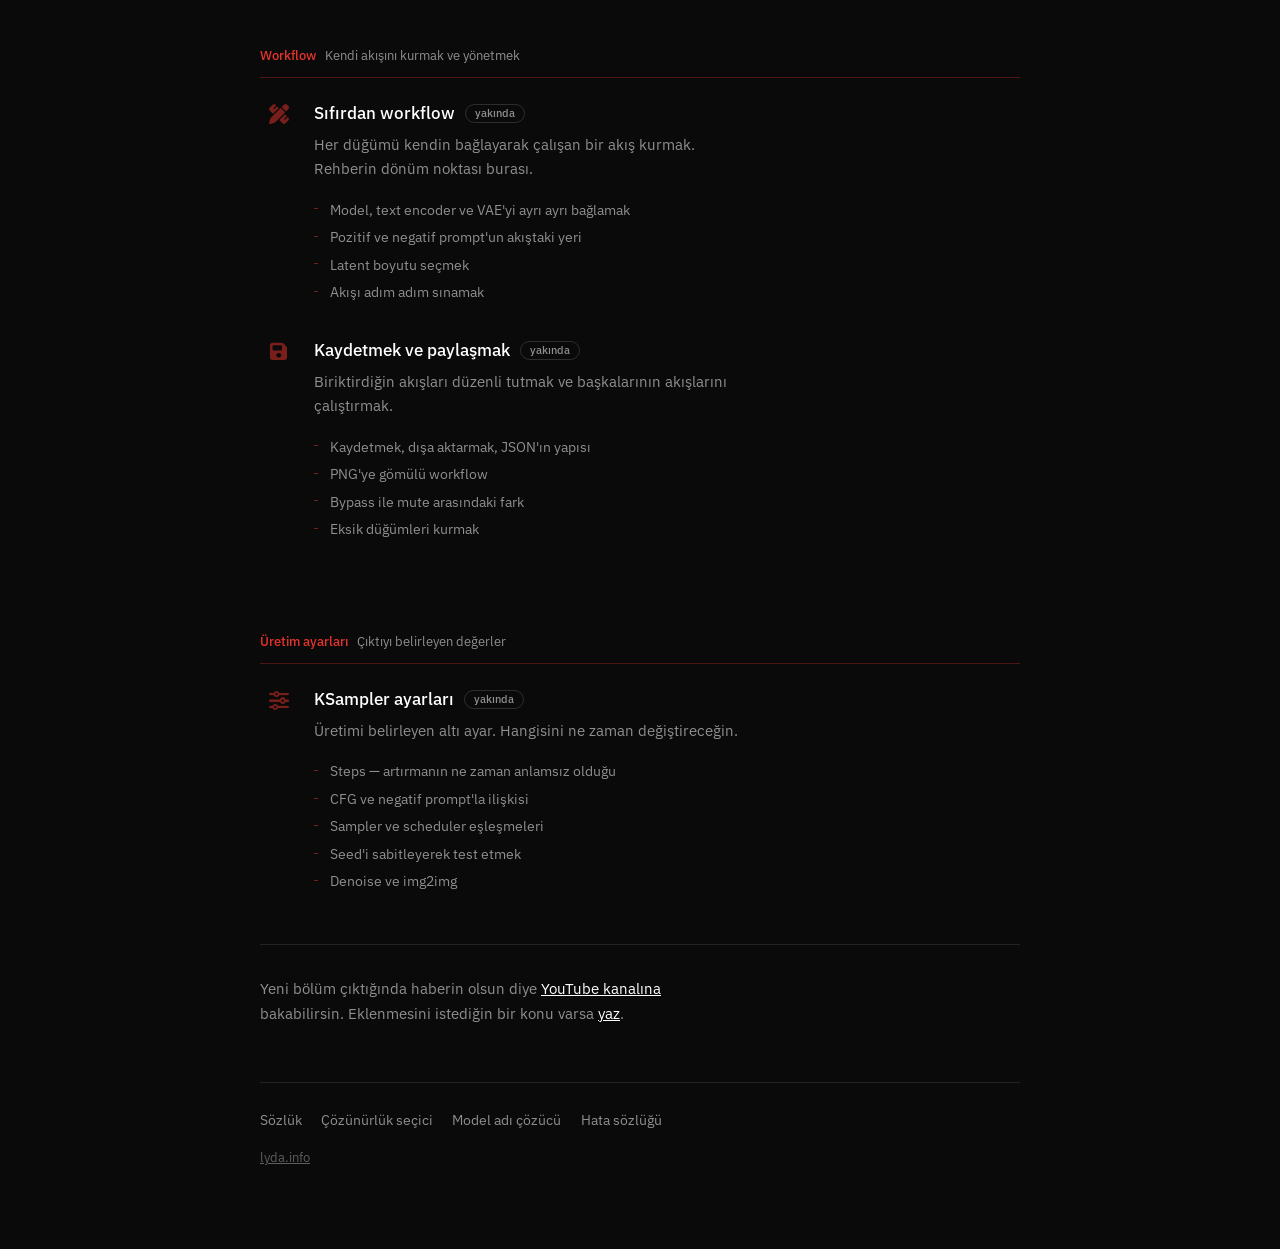
<file: rehber/index.html>
<!DOCTYPE html>
<html lang="tr">
<head>
<meta charset="UTF-8">
<meta name="viewport" content="width=device-width, initial-scale=1">
<title>ComfyUI Rehberi — Lyda AI</title>
<meta name="description" content="ComfyUI'ı Türkçe öğrenmek için konu başlıkları: kurulum, node mantığı, model seçimi, LoRA, workflow kurmak, KSampler ayarları.">

<meta property="og:site_name" content="Lyda AI">
<meta property="og:title" content="ComfyUI Rehberi">
<meta property="og:description" content="Kurulumdan kendi workflow'unu kurmaya kadar, konu başlıklarına göre. Türkçe.">
<meta property="og:url" content="https://lyda.info/rehber/">
<meta property="og:type" content="website">
<meta property="og:locale" content="tr_TR">
<meta property="og:image" content="https://lyda.info/paylasim.png">
<meta name="twitter:card" content="summary_large_image">
<meta name="twitter:image" content="https://lyda.info/paylasim.png">
<meta name="theme-color" content="#E8332C">

<link rel="icon" href="/favicon.ico" sizes="any">
<link rel="icon" href="/favicon-32.png" type="image/png" sizes="32x32">
<link rel="apple-touch-icon" href="/favicon-180.png">

<link rel="preconnect" href="https://fonts.googleapis.com">
<link rel="preconnect" href="https://fonts.gstatic.com" crossorigin>
<link rel="stylesheet" href="https://cdnjs.cloudflare.com/ajax/libs/font-awesome/6.5.2/css/all.min.css">
<link href="https://fonts.googleapis.com/css2?family=Fraunces:opsz,wght@9..144,600&family=IBM+Plex+Sans:wght@400;500&display=swap" rel="stylesheet">
<link rel="stylesheet" href="/araclar/stil.css">

<style>
.sayfa{max-width:760px}

.durum{color:var(--acikgri);font-size:.85rem;margin-top:1rem;max-width:52ch}

/* ---------- Hazır olanlar ---------- */
.hazir-kutu{
  display:grid;
  grid-template-columns:repeat(auto-fill,minmax(230px,1fr));
  gap:.7rem;
  margin-top:2.4rem;
}

.hazir-kart{
  display:flex;
  align-items:center;
  gap:.7rem;
  padding:.8rem .95rem;
  border:1px solid rgba(232,51,44,.4);
  border-radius:8px;
  background:rgba(232,51,44,.06);
  text-decoration:none;
  color:var(--beyaz);
  font-size:.92rem;
  transition:border-color .18s ease,background .18s ease;
}

.hazir-kart:hover,.hazir-kart:focus-visible{border-color:var(--kirmizi);background:rgba(232,51,44,.12)}
.hazir-kart:focus-visible{outline:2px solid var(--kirmizi);outline-offset:2px}
.hazir-kart i{color:var(--kirmizi);font-size:1rem;width:1.2em;text-align:center;flex-shrink:0}

/* ---------- Konu başlıkları ---------- */
.konu{margin-top:3.2rem}

.konu-ust{
  padding-bottom:.6rem;
  border-bottom:1px solid rgba(232,51,44,.3);
  margin-bottom:1.5rem;
}

.konu-ad{
  color:var(--kirmizi);
  font-size:.82rem;
  font-weight:500;
}

.konu-alt{color:var(--acikgri);font-size:.82rem;margin-left:.55rem}

/* ---------- Bölüm ---------- */
.bolum{
  display:grid;
  grid-template-columns:2.4rem 1fr;
  gap:.2rem 1rem;
  padding-bottom:2.2rem;
}

.bolum-ikon{
  grid-row:span 3;
  color:rgba(232,51,44,.5);
  font-size:1.25rem;
  padding-top:.2rem;
  text-align:center;
}

.bolum h2{
  font-size:1.08rem;
  font-weight:500;
  line-height:1.3;
  display:flex;
  flex-wrap:wrap;
  align-items:center;
  gap:.6rem;
  color:var(--beyaz);
}

.rozet{
  font-size:.7rem;
  color:var(--acikgri);
  border:1px solid rgba(255,255,255,.14);
  border-radius:100px;
  padding:.08rem .55rem;
  white-space:nowrap;
}

.ozet{color:var(--acikgri);font-size:.92rem;margin-top:.35rem;max-width:48ch}

.kapsam{list-style:none;margin-top:.85rem;display:flex;flex-direction:column;gap:.3rem}

.kapsam li{
  position:relative;
  padding-left:1rem;
  font-size:.86rem;
  color:var(--acikgri);
}

.kapsam li::before{
  content:"";
  position:absolute;
  left:0;top:.72em;
  width:4px;height:1px;
  background:rgba(232,51,44,.5);
}

@media (max-width:560px){
  .bolum{grid-template-columns:1fr;gap:.3rem}
  .bolum-ikon{grid-row:auto;text-align:left;padding-top:0}
}

.kapanis{margin-top:1rem;padding-top:2rem;border-top:1px solid rgba(255,255,255,.1)}
.kapanis p{color:var(--acikgri);font-size:.93rem;max-width:50ch}
.kapanis a{color:var(--beyaz);transition:color .18s ease}
.kapanis a:hover{color:var(--kirmizi)}
</style>
</head>

<body>
<main class="sayfa">

  <a class="geri" href="/">← lyda.info</a>

  <h1>ComfyUI Rehberi</h1>
  <p class="giris">ComfyUI'ı açtığında karşına çıkan düğüm yığını öğrenilemez görünüyor. Görünmesin. Konu konu, her birinde neyin neden öyle olduğuyla birlikte.</p>
  <p class="durum">Bölümler videolarla birlikte yayınlanıyor. Aşağıdaki başlıklar serinin kapsamı.</p>

  <!-- ============ HAZIR ARAÇLAR ============ -->
  <div class="hazir-kutu">
    <a class="hazir-kart" href="/sozluk/">
      <i class="fa-solid fa-book" aria-hidden="true"></i>Sözlük
    </a>
    <a class="hazir-kart" href="/araclar/cozunurluk/">
      <i class="fa-solid fa-crop-simple" aria-hidden="true"></i>Çözünürlük seçici
    </a>
    <a class="hazir-kart" href="/araclar/model-adi/">
      <i class="fa-solid fa-tag" aria-hidden="true"></i>Model adı çözücü
    </a>
    <a class="hazir-kart" href="/araclar/hatalar/">
      <i class="fa-solid fa-triangle-exclamation" aria-hidden="true"></i>Hata sözlüğü
    </a>
  </div>

  <!-- ================================================
       KONU BAŞLIKLARI
       Bölüm yayına girince: rozeti kaldır, başlığı
       <a href="..."> ile sar, .bolum-ikon rengini aç.
       ================================================ -->

  <section class="konu">
    <div class="konu-ust">
      <span class="konu-ad">Başlangıç</span><span class="konu-alt">Kurmak ve arayüzü tanımak</span>
    </div>

    <article class="bolum">
      <i class="bolum-ikon fa-solid fa-download" aria-hidden="true"></i>
      <h2>Kurulum<span class="rozet">yakında</span></h2>
      <p class="ozet">ComfyUI'ı bilgisayarına kurmak ve ilk açılışta ne yapman gerektiği.</p>
      <ul class="kapsam">
        <li>Portable sürümü indirip çalıştırmak</li>
        <li>Model klasörlerinin nerede olduğu</li>
        <li>İlk modeli indirip doğru yere koymak</li>
        <li>Açılmıyorsa nereye bakılır</li>
      </ul>
    </article>

    <article class="bolum">
      <i class="bolum-ikon fa-solid fa-diagram-project" aria-hidden="true"></i>
      <h2>Arayüz ve node mantığı<span class="rozet">yakında</span></h2>
      <p class="ozet">Düğümler neden böyle bağlanıyor. Burayı anlarsan gerisi ezber olmaktan çıkıyor.</p>
      <ul class="kapsam">
        <li>Tuvalde gezinmek, düğüm eklemek ve silmek</li>
        <li>Giriş ve çıkış uçları, renklerin ne anlama geldiği</li>
        <li>Yapay zeka kullanmadan kurulan basit bir ilk akış</li>
        <li>Bağlantı neden kurulmuyor</li>
      </ul>
    </article>
  </section>

  <section class="konu">
    <div class="konu-ust">
      <span class="konu-ad">Modeller</span><span class="konu-alt">Hangi model, nereye, nasıl</span>
    </div>

    <article class="bolum">
      <i class="bolum-ikon fa-solid fa-cube" aria-hidden="true"></i>
      <h2>Model seçimi ve kurulumu<span class="rozet">yakında</span></h2>
      <p class="ozet">Hangi dosya nereye konur, hangi parçalar bir arada gerekir.</p>
      <ul class="kapsam">
        <li>Checkpoint, difüzyon modeli, VAE ve text encoder farkı</li>
        <li>Her birinin hangi klasöre konduğu</li>
        <li>Ekran kartına göre hangi sürümü indirmeli</li>
        <li>Model listede görünmüyorsa ne yapılır</li>
      </ul>
    </article>

    <article class="bolum">
      <i class="bolum-ikon fa-solid fa-layer-group" aria-hidden="true"></i>
      <h2>LoRA kullanmak<span class="rozet">yakında</span></h2>
      <p class="ozet">Modelin davranışını değiştiren küçük ek katmanlar.</p>
      <ul class="kapsam">
        <li>Akışa nereden bağlanır</li>
        <li>Güç ayarı ve nasıl kalibre edilir</li>
        <li>Birden fazla LoRA'yı birlikte kullanmak</li>
        <li>Neden bazı LoRA'lar modelinle çalışmaz</li>
      </ul>
    </article>
  </section>

  <section class="konu">
    <div class="konu-ust">
      <span class="konu-ad">Workflow</span><span class="konu-alt">Kendi akışını kurmak ve yönetmek</span>
    </div>

    <article class="bolum">
      <i class="bolum-ikon fa-solid fa-pen-ruler" aria-hidden="true"></i>
      <h2>Sıfırdan workflow<span class="rozet">yakında</span></h2>
      <p class="ozet">Her düğümü kendin bağlayarak çalışan bir akış kurmak. Rehberin dönüm noktası burası.</p>
      <ul class="kapsam">
        <li>Model, text encoder ve VAE'yi ayrı ayrı bağlamak</li>
        <li>Pozitif ve negatif prompt'un akıştaki yeri</li>
        <li>Latent boyutu seçmek</li>
        <li>Akışı adım adım sınamak</li>
      </ul>
    </article>

    <article class="bolum">
      <i class="bolum-ikon fa-solid fa-floppy-disk" aria-hidden="true"></i>
      <h2>Kaydetmek ve paylaşmak<span class="rozet">yakında</span></h2>
      <p class="ozet">Biriktirdiğin akışları düzenli tutmak ve başkalarının akışlarını çalıştırmak.</p>
      <ul class="kapsam">
        <li>Kaydetmek, dışa aktarmak, JSON'ın yapısı</li>
        <li>PNG'ye gömülü workflow</li>
        <li>Bypass ile mute arasındaki fark</li>
        <li>Eksik düğümleri kurmak</li>
      </ul>
    </article>
  </section>

  <section class="konu">
    <div class="konu-ust">
      <span class="konu-ad">Üretim ayarları</span><span class="konu-alt">Çıktıyı belirleyen değerler</span>
    </div>

    <article class="bolum">
      <i class="bolum-ikon fa-solid fa-sliders" aria-hidden="true"></i>
      <h2>KSampler ayarları<span class="rozet">yakında</span></h2>
      <p class="ozet">Üretimi belirleyen altı ayar. Hangisini ne zaman değiştireceğin.</p>
      <ul class="kapsam">
        <li>Steps — artırmanın ne zaman anlamsız olduğu</li>
        <li>CFG ve negatif prompt'la ilişkisi</li>
        <li>Sampler ve scheduler eşleşmeleri</li>
        <li>Seed'i sabitleyerek test etmek</li>
        <li>Denoise ve img2img</li>
      </ul>
    </article>
  </section>

  <div class="kapanis">
    <p>Yeni bölüm çıktığında haberin olsun diye <a href="https://youtube.com/@lydaai" target="_blank" rel="noopener">YouTube kanalına</a> bakabilirsin. Eklenmesini istediğin bir konu varsa <a href="mailto:lyda@lyda.info">yaz</a>.</p>
  </div>

  <footer>
    <div class="komsu">
      <a href="/sozluk/">Sözlük</a>
      <a href="/araclar/cozunurluk/">Çözünürlük seçici</a>
      <a href="/araclar/model-adi/">Model adı çözücü</a>
      <a href="/araclar/hatalar/">Hata sözlüğü</a>
    </div>
    <a href="/">lyda.info</a>
  </footer>

</main>
</body>
</html>
</file>
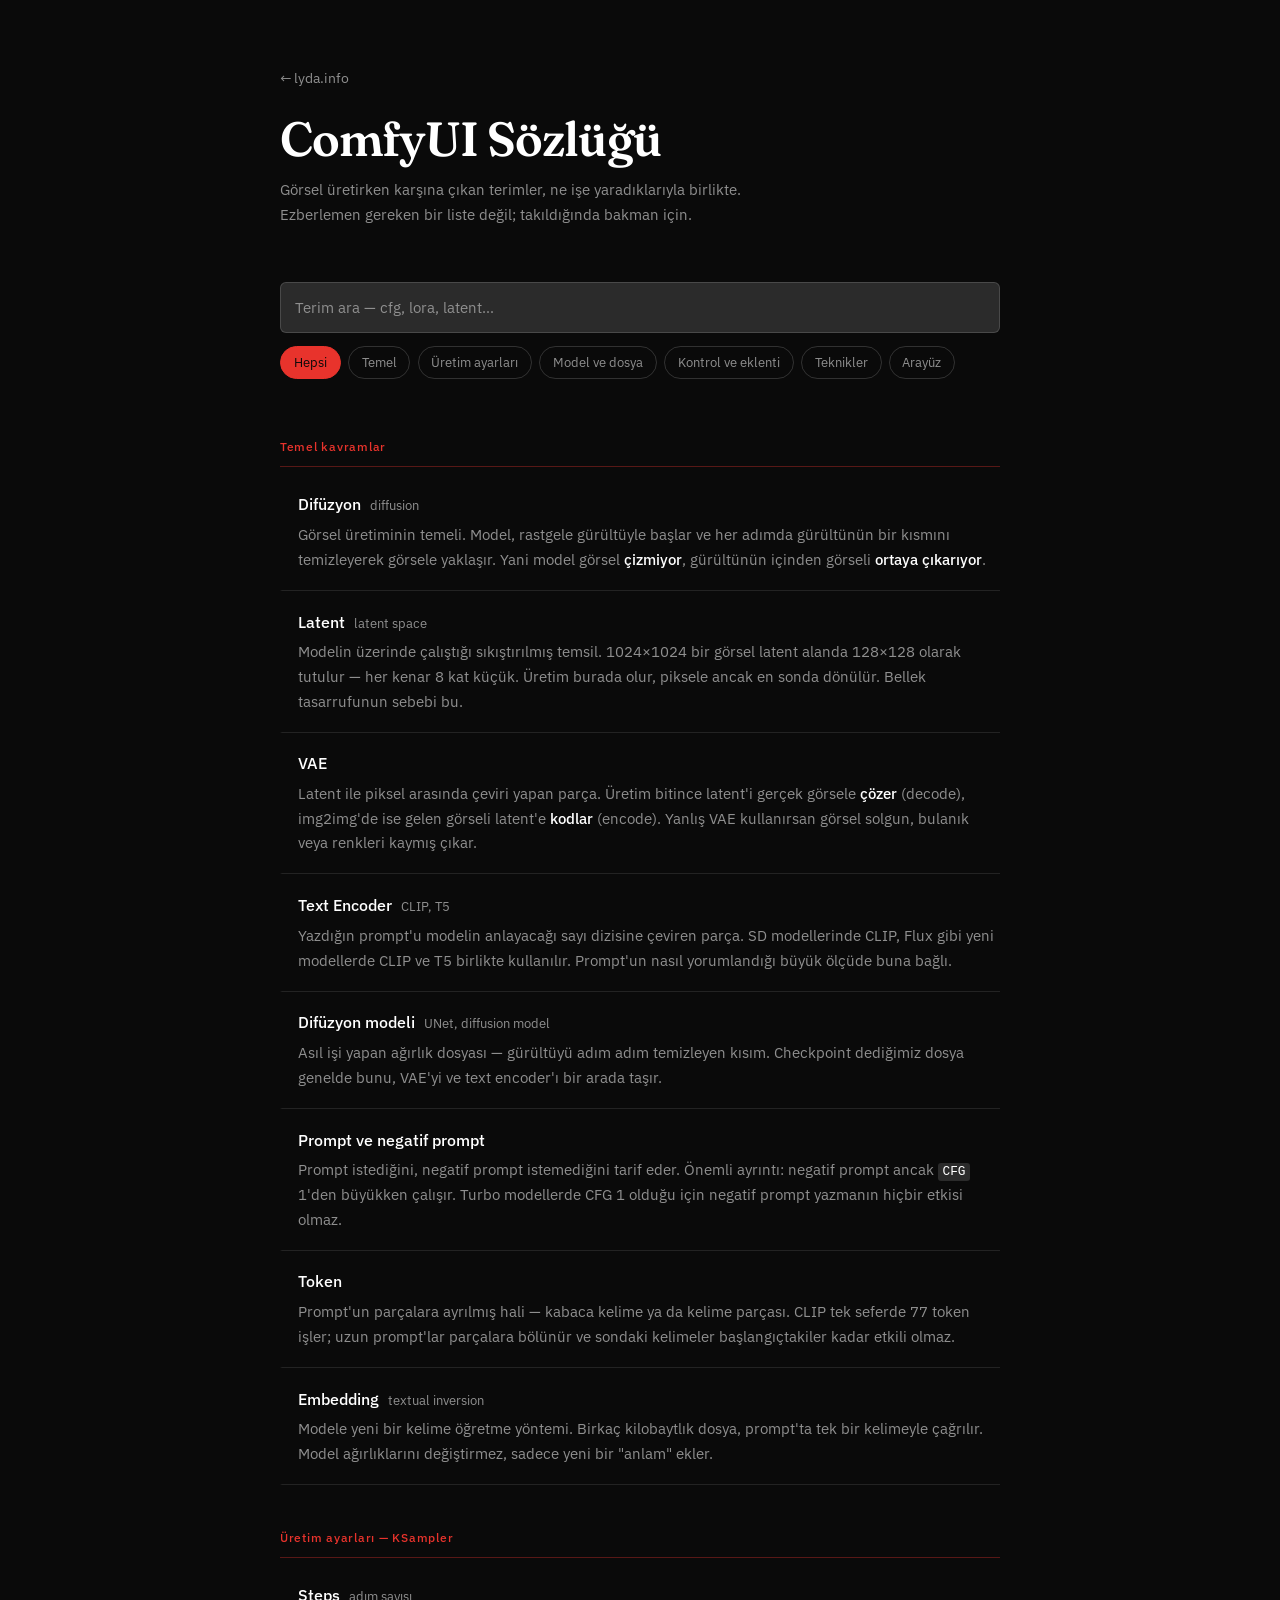
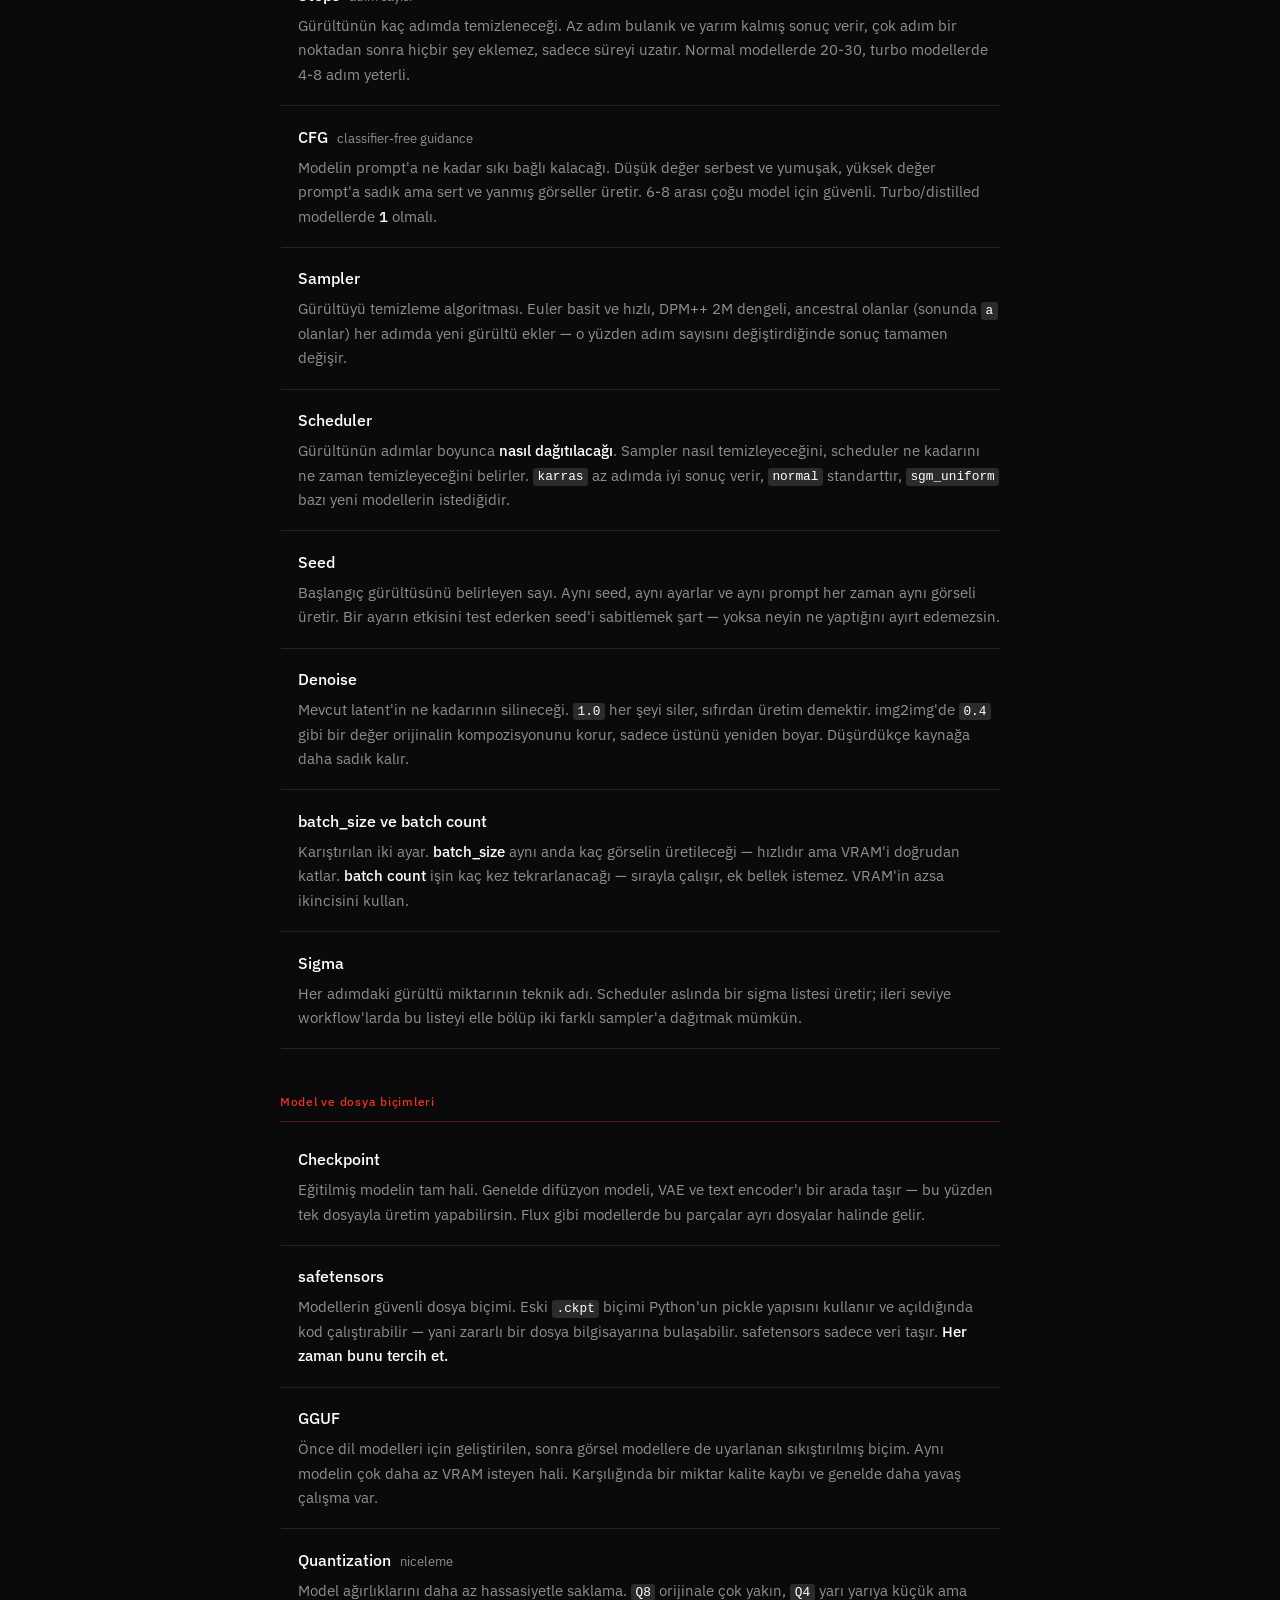
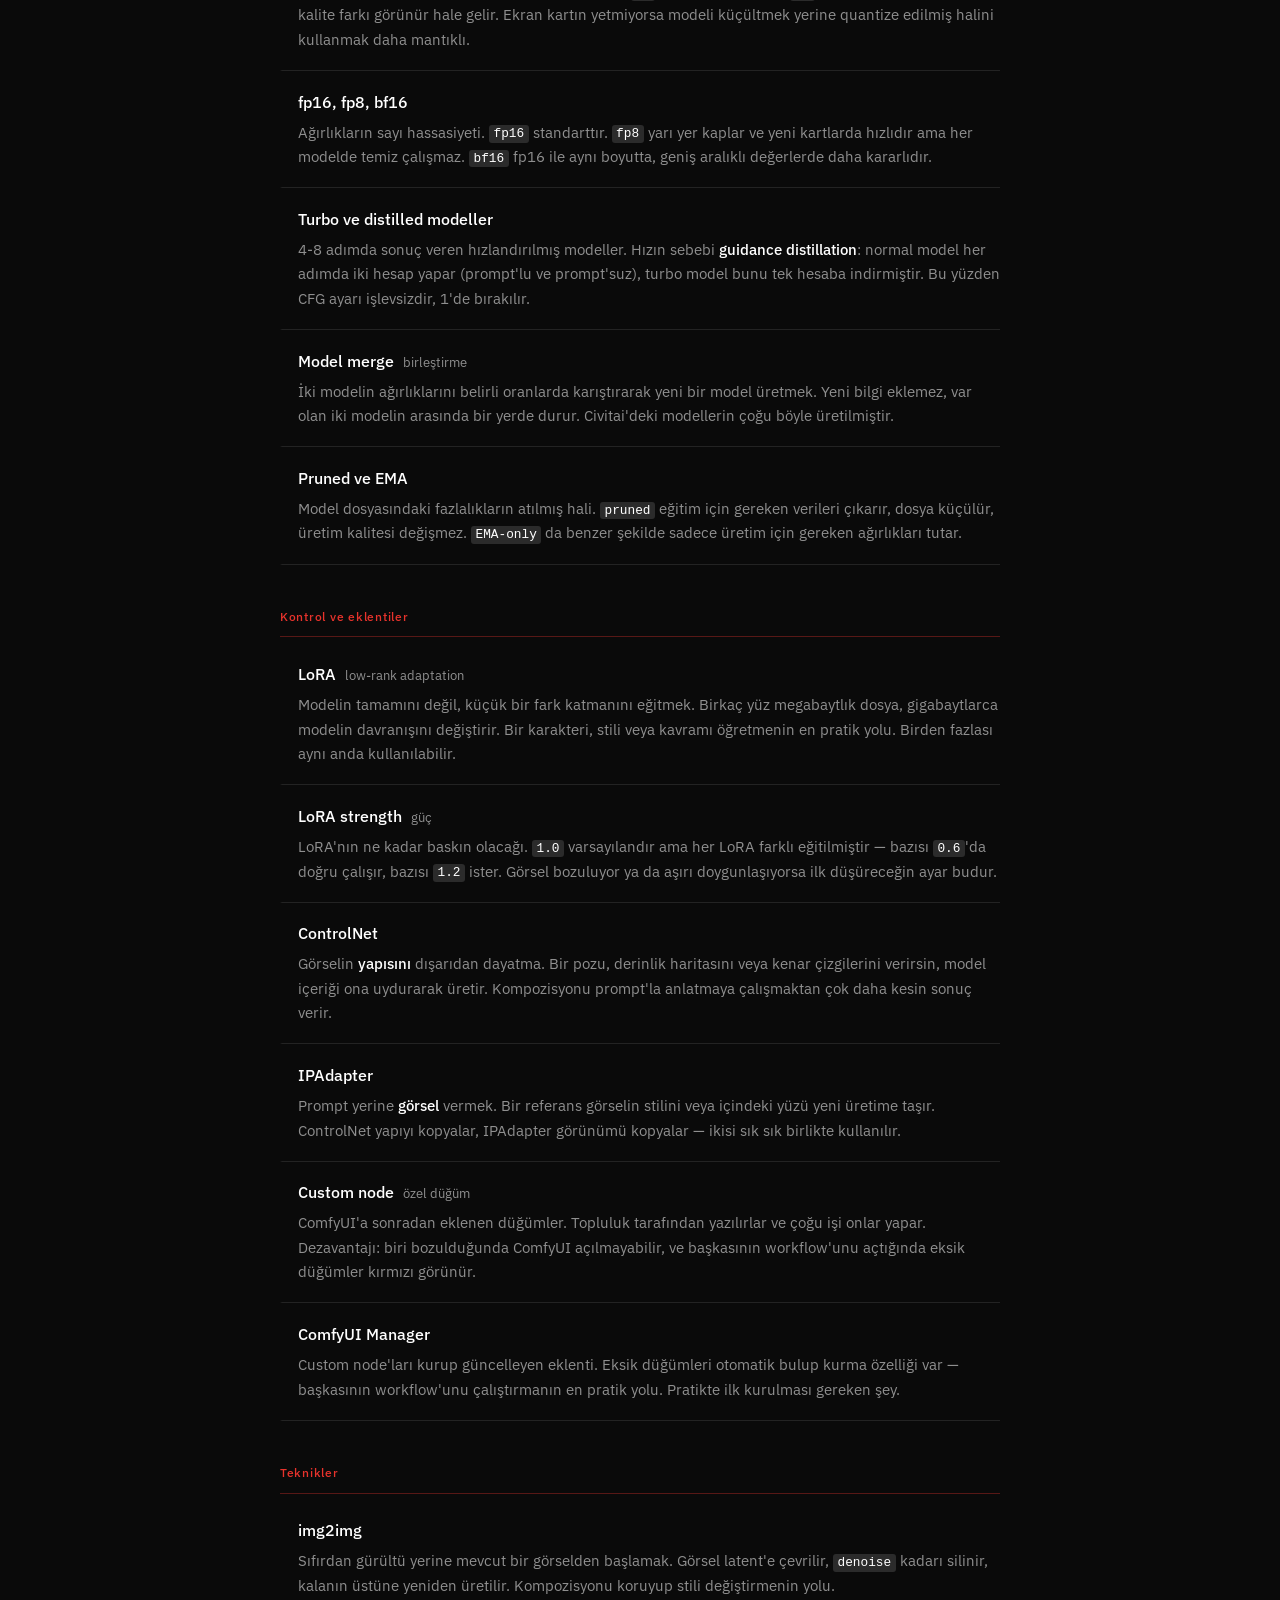
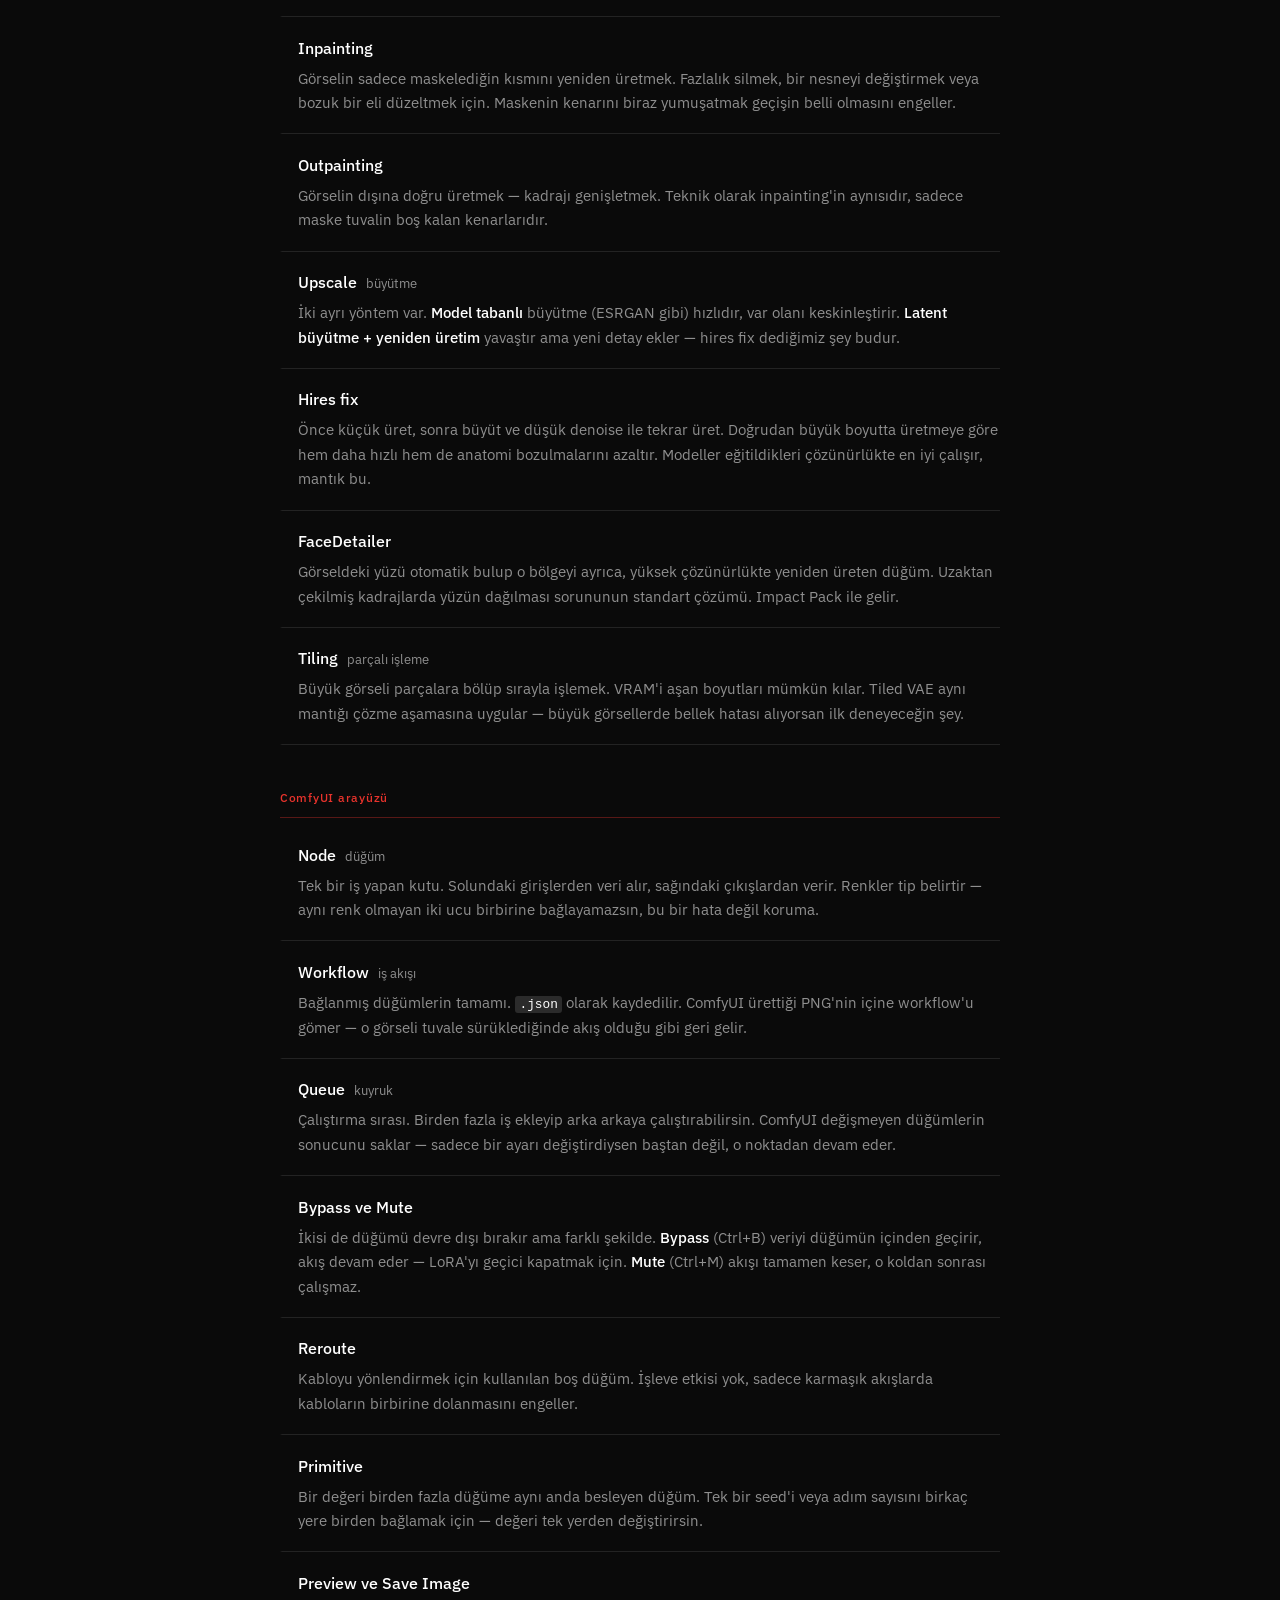
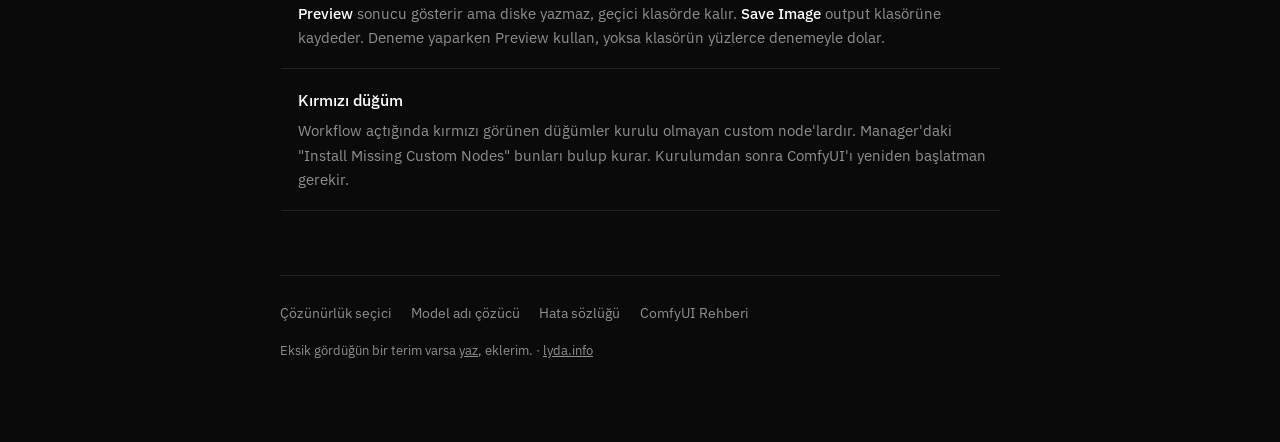
<file: sozluk/index.html>
<!DOCTYPE html>
<html lang="tr">
<head>
<meta charset="UTF-8">
<meta name="viewport" content="width=device-width, initial-scale=1">
<title>ComfyUI Sözlüğü — Lyda AI</title>
<meta name="description" content="ComfyUI ve görsel üretimde geçen terimlerin Türkçe karşılıkları: CFG, VAE, LoRA, sampler, latent, quantization ve daha fazlası.">

<meta property="og:site_name" content="Lyda AI">
<meta property="og:title" content="ComfyUI Sözlüğü">
<meta property="og:description" content="ComfyUI ve görsel üretimde geçen terimlerin Türkçe karşılıkları — aranabilir, tek sayfa.">
<meta property="og:url" content="https://lyda.info/sozluk/">
<meta property="og:type" content="website">
<meta property="og:locale" content="tr_TR">
<meta property="og:image" content="https://lyda.info/paylasim.png">
<meta name="twitter:card" content="summary_large_image">
<meta name="twitter:image" content="https://lyda.info/paylasim.png">
<meta name="theme-color" content="#E8332C">

<link rel="icon" href="/favicon.ico" sizes="any">
<link rel="icon" href="/favicon-32.png" type="image/png" sizes="32x32">
<link rel="apple-touch-icon" href="/favicon-180.png">

<link rel="preconnect" href="https://fonts.googleapis.com">
<link rel="preconnect" href="https://fonts.gstatic.com" crossorigin>
<link href="https://fonts.googleapis.com/css2?family=Fraunces:opsz,wght@9..144,600&family=IBM+Plex+Sans:wght@400;500&display=swap" rel="stylesheet">

<style>
:root{
  --siyah:  #0A0A0A;
  --beyaz:  #FFFFFF;
  --kirmizi:#E8332C;
  --gri:    #2B2B2B;
  --acikgri:#8F8F8F;
}

*{box-sizing:border-box;margin:0;padding:0}
a,button{cursor:pointer}

body{
  background:var(--siyah);
  color:var(--beyaz);
  font-family:"IBM Plex Sans",system-ui,sans-serif;
  font-size:16px;
  line-height:1.65;
  -webkit-font-smoothing:antialiased;
  padding:clamp(2rem,6vw,4rem) 1.5rem 5rem;
}

.sayfa{max-width:720px;margin:0 auto}

/* ---------- Üst ---------- */
.geri{
  display:inline-block;
  color:var(--acikgri);
  text-decoration:none;
  font-size:.85rem;
  margin-bottom:1.6rem;
  transition:color .18s ease;
}
.geri:hover,.geri:focus-visible{color:var(--kirmizi)}

h1{
  font-family:"Fraunces",Georgia,serif;
  font-weight:600;
  font-size:clamp(2.2rem,8vw,3rem);
  line-height:1;
  letter-spacing:-.02em;
  font-variation-settings:"SOFT" 40,"WONK" 1;
}

.giris{
  color:var(--acikgri);
  margin-top:.9rem;
  max-width:52ch;
  font-size:.95rem;
}

/* ---------- Arama ve süzme ---------- */
.araclar{
  position:sticky;
  top:0;
  z-index:5;
  background:var(--siyah);
  padding:1.6rem 0 1rem;
  margin-top:1.8rem;
}

.arama-kutu{position:relative}

#arama{
  width:100%;
  background:var(--gri);
  border:1px solid rgba(255,255,255,.14);
  border-radius:6px;
  color:var(--beyaz);
  font:inherit;
  font-size:.95rem;
  padding:.75rem 2.6rem .75rem .9rem;
  transition:border-color .18s ease;
}

#arama::placeholder{color:var(--acikgri)}
#arama:focus{outline:none;border-color:var(--kirmizi)}

#temizle{
  position:absolute;
  right:.5rem;top:50%;
  transform:translateY(-50%);
  background:none;border:0;
  color:var(--acikgri);
  font-size:1.1rem;
  line-height:1;
  padding:.35rem .5rem;
  display:none;
}
#temizle:hover{color:var(--kirmizi)}

.etiketler{
  display:flex;
  flex-wrap:wrap;
  gap:.45rem;
  margin-top:.8rem;
}

.etiket{
  background:none;
  border:1px solid rgba(255,255,255,.16);
  border-radius:100px;
  color:var(--acikgri);
  font:inherit;
  font-size:.8rem;
  padding:.3rem .8rem;
  transition:color .18s ease,border-color .18s ease;
}

.etiket:hover{color:var(--beyaz);border-color:rgba(255,255,255,.4)}

.etiket[aria-pressed="true"]{
  color:var(--siyah);
  background:var(--kirmizi);
  border-color:var(--kirmizi);
}

/* ---------- Bölümler ---------- */
.bolum{margin-top:2.6rem}

.bolum-baslik{
  color:var(--kirmizi);
  font-size:.78rem;
  font-weight:500;
  letter-spacing:.06em;
  padding-bottom:.6rem;
  border-bottom:1px solid rgba(232,51,44,.35);
  margin-bottom:.4rem;
}

/* ---------- Terimler ---------- */
.terim{
  padding:1.1rem 0 1.1rem 1rem;
  border-bottom:1px solid rgba(255,255,255,.1);
  border-left:2px solid transparent;
  transition:border-left-color .18s ease;
}

.terim:hover{border-left-color:var(--kirmizi)}

.terim h3{
  font-size:1rem;
  font-weight:500;
  display:flex;
  flex-wrap:wrap;
  align-items:baseline;
  gap:.55rem;
}

.ingilizce{
  color:var(--acikgri);
  font-size:.82rem;
  font-weight:400;
}

.terim p{
  color:var(--acikgri);
  font-size:.93rem;
  margin-top:.35rem;
}

.terim p strong{color:var(--beyaz);font-weight:500}

.terim code{
  font-family:ui-monospace,SFMono-Regular,Menlo,monospace;
  font-size:.86em;
  background:var(--gri);
  border-radius:3px;
  padding:.1em .35em;
  color:var(--beyaz);
}

/* ---------- Sonuç yok ---------- */
#bos{
  display:none;
  color:var(--acikgri);
  padding:2.5rem 0;
  font-size:.95rem;
}

#bos a{color:var(--beyaz);text-decoration-color:var(--kirmizi);text-underline-offset:3px}
#bos a:hover{color:var(--kirmizi)}

#durum{color:var(--acikgri);font-size:.85rem;margin-top:1.2rem}
#durum:empty{display:none}

.bolum.gizli,.terim.gizli{display:none}

footer{
  margin-top:4rem;
  padding-top:1.6rem;
  border-top:1px solid rgba(255,255,255,.1);
  color:var(--acikgri);
  font-size:.82rem;
}

footer a{color:var(--acikgri);transition:color .18s ease}
footer a:hover{color:var(--kirmizi)}

.komsu{display:flex;flex-wrap:wrap;gap:.4rem 1.2rem;margin-bottom:1rem}
.komsu a{font-size:.85rem;text-decoration:none}

@media (prefers-reduced-motion:reduce){*{transition:none!important}}
</style>
</head>

<body>
<main class="sayfa">

  <a class="geri" href="/">← lyda.info</a>

  <h1>ComfyUI Sözlüğü</h1>
  <p class="giris">Görsel üretirken karşına çıkan terimler, ne işe yaradıklarıyla birlikte. Ezberlemen gereken bir liste değil; takıldığında bakman için.</p>

  <div class="araclar">
    <div class="arama-kutu">
      <input id="arama" type="search" placeholder="Terim ara — cfg, lora, latent…" autocomplete="off" aria-label="Terim ara">
      <button id="temizle" type="button" aria-label="Aramayı temizle">×</button>
    </div>
    <div class="etiketler" role="group" aria-label="Kategoriye göre süz">
      <button class="etiket" type="button" data-kategori="hepsi" aria-pressed="true">Hepsi</button>
      <button class="etiket" type="button" data-kategori="temel" aria-pressed="false">Temel</button>
      <button class="etiket" type="button" data-kategori="ksampler" aria-pressed="false">Üretim ayarları</button>
      <button class="etiket" type="button" data-kategori="model" aria-pressed="false">Model ve dosya</button>
      <button class="etiket" type="button" data-kategori="kontrol" aria-pressed="false">Kontrol ve eklenti</button>
      <button class="etiket" type="button" data-kategori="teknik" aria-pressed="false">Teknikler</button>
      <button class="etiket" type="button" data-kategori="arayuz" aria-pressed="false">Arayüz</button>
    </div>
  </div>

  <div aria-live="polite">
    <p id="durum"></p>
    <p id="bos">Bu terim listede yok. Başka bir kelimeyle dene, ya da eklenmesini istiyorsan <a href="mailto:lyda@lyda.info">yaz</a>.</p>
  </div>

  <!-- ============ TEMEL ============ -->
  <section class="bolum" data-kategori="temel">
    <h2 class="bolum-baslik">Temel kavramlar</h2>

    <article class="terim">
      <h3>Difüzyon <span class="ingilizce">diffusion</span></h3>
      <p>Görsel üretiminin temeli. Model, rastgele gürültüyle başlar ve her adımda gürültünün bir kısmını temizleyerek görsele yaklaşır. Yani model görsel <strong>çizmiyor</strong>, gürültünün içinden görseli <strong>ortaya çıkarıyor</strong>.</p>
    </article>

    <article class="terim">
      <h3>Latent <span class="ingilizce">latent space</span></h3>
      <p>Modelin üzerinde çalıştığı sıkıştırılmış temsil. 1024×1024 bir görsel latent alanda 128×128 olarak tutulur — her kenar 8 kat küçük. Üretim burada olur, piksele ancak en sonda dönülür. Bellek tasarrufunun sebebi bu.</p>
    </article>

    <article class="terim">
      <h3>VAE</h3>
      <p>Latent ile piksel arasında çeviri yapan parça. Üretim bitince latent'i gerçek görsele <strong>çözer</strong> (decode), img2img'de ise gelen görseli latent'e <strong>kodlar</strong> (encode). Yanlış VAE kullanırsan görsel solgun, bulanık veya renkleri kaymış çıkar.</p>
    </article>

    <article class="terim">
      <h3>Text Encoder <span class="ingilizce">CLIP, T5</span></h3>
      <p>Yazdığın prompt'u modelin anlayacağı sayı dizisine çeviren parça. SD modellerinde CLIP, Flux gibi yeni modellerde CLIP ve T5 birlikte kullanılır. Prompt'un nasıl yorumlandığı büyük ölçüde buna bağlı.</p>
    </article>

    <article class="terim">
      <h3>Difüzyon modeli <span class="ingilizce">UNet, diffusion model</span></h3>
      <p>Asıl işi yapan ağırlık dosyası — gürültüyü adım adım temizleyen kısım. Checkpoint dediğimiz dosya genelde bunu, VAE'yi ve text encoder'ı bir arada taşır.</p>
    </article>

    <article class="terim">
      <h3>Prompt ve negatif prompt</h3>
      <p>Prompt istediğini, negatif prompt istemediğini tarif eder. Önemli ayrıntı: negatif prompt ancak <code>CFG</code> 1'den büyükken çalışır. Turbo modellerde CFG 1 olduğu için negatif prompt yazmanın hiçbir etkisi olmaz.</p>
    </article>

    <article class="terim">
      <h3>Token</h3>
      <p>Prompt'un parçalara ayrılmış hali — kabaca kelime ya da kelime parçası. CLIP tek seferde 77 token işler; uzun prompt'lar parçalara bölünür ve sondaki kelimeler başlangıçtakiler kadar etkili olmaz.</p>
    </article>

    <article class="terim">
      <h3>Embedding <span class="ingilizce">textual inversion</span></h3>
      <p>Modele yeni bir kelime öğretme yöntemi. Birkaç kilobaytlık dosya, prompt'ta tek bir kelimeyle çağrılır. Model ağırlıklarını değiştirmez, sadece yeni bir "anlam" ekler.</p>
    </article>
  </section>

  <!-- ============ ÜRETİM AYARLARI ============ -->
  <section class="bolum" data-kategori="ksampler">
    <h2 class="bolum-baslik">Üretim ayarları — KSampler</h2>

    <article class="terim">
      <h3>Steps <span class="ingilizce">adım sayısı</span></h3>
      <p>Gürültünün kaç adımda temizleneceği. Az adım bulanık ve yarım kalmış sonuç verir, çok adım bir noktadan sonra hiçbir şey eklemez, sadece süreyi uzatır. Normal modellerde 20-30, turbo modellerde 4-8 adım yeterli.</p>
    </article>

    <article class="terim">
      <h3>CFG <span class="ingilizce">classifier-free guidance</span></h3>
      <p>Modelin prompt'a ne kadar sıkı bağlı kalacağı. Düşük değer serbest ve yumuşak, yüksek değer prompt'a sadık ama sert ve yanmış görseller üretir. 6-8 arası çoğu model için güvenli. Turbo/distilled modellerde <strong>1</strong> olmalı.</p>
    </article>

    <article class="terim">
      <h3>Sampler</h3>
      <p>Gürültüyü temizleme algoritması. Euler basit ve hızlı, DPM++ 2M dengeli, ancestral olanlar (sonunda <code>a</code> olanlar) her adımda yeni gürültü ekler — o yüzden adım sayısını değiştirdiğinde sonuç tamamen değişir.</p>
    </article>

    <article class="terim">
      <h3>Scheduler</h3>
      <p>Gürültünün adımlar boyunca <strong>nasıl dağıtılacağı</strong>. Sampler nasıl temizleyeceğini, scheduler ne kadarını ne zaman temizleyeceğini belirler. <code>karras</code> az adımda iyi sonuç verir, <code>normal</code> standarttır, <code>sgm_uniform</code> bazı yeni modellerin istediğidir.</p>
    </article>

    <article class="terim">
      <h3>Seed</h3>
      <p>Başlangıç gürültüsünü belirleyen sayı. Aynı seed, aynı ayarlar ve aynı prompt her zaman aynı görseli üretir. Bir ayarın etkisini test ederken seed'i sabitlemek şart — yoksa neyin ne yaptığını ayırt edemezsin.</p>
    </article>

    <article class="terim">
      <h3>Denoise</h3>
      <p>Mevcut latent'in ne kadarının silineceği. <code>1.0</code> her şeyi siler, sıfırdan üretim demektir. img2img'de <code>0.4</code> gibi bir değer orijinalin kompozisyonunu korur, sadece üstünü yeniden boyar. Düşürdükçe kaynağa daha sadık kalır.</p>
    </article>

    <article class="terim">
      <h3>batch_size ve batch count</h3>
      <p>Karıştırılan iki ayar. <strong>batch_size</strong> aynı anda kaç görselin üretileceği — hızlıdır ama VRAM'i doğrudan katlar. <strong>batch count</strong> işin kaç kez tekrarlanacağı — sırayla çalışır, ek bellek istemez. VRAM'in azsa ikincisini kullan.</p>
    </article>

    <article class="terim">
      <h3>Sigma</h3>
      <p>Her adımdaki gürültü miktarının teknik adı. Scheduler aslında bir sigma listesi üretir; ileri seviye workflow'larda bu listeyi elle bölüp iki farklı sampler'a dağıtmak mümkün.</p>
    </article>
  </section>

  <!-- ============ MODEL VE DOSYA ============ -->
  <section class="bolum" data-kategori="model">
    <h2 class="bolum-baslik">Model ve dosya biçimleri</h2>

    <article class="terim">
      <h3>Checkpoint</h3>
      <p>Eğitilmiş modelin tam hali. Genelde difüzyon modeli, VAE ve text encoder'ı bir arada taşır — bu yüzden tek dosyayla üretim yapabilirsin. Flux gibi modellerde bu parçalar ayrı dosyalar halinde gelir.</p>
    </article>

    <article class="terim">
      <h3>safetensors</h3>
      <p>Modellerin güvenli dosya biçimi. Eski <code>.ckpt</code> biçimi Python'un pickle yapısını kullanır ve açıldığında kod çalıştırabilir — yani zararlı bir dosya bilgisayarına bulaşabilir. safetensors sadece veri taşır. <strong>Her zaman bunu tercih et.</strong></p>
    </article>

    <article class="terim">
      <h3>GGUF</h3>
      <p>Önce dil modelleri için geliştirilen, sonra görsel modellere de uyarlanan sıkıştırılmış biçim. Aynı modelin çok daha az VRAM isteyen hali. Karşılığında bir miktar kalite kaybı ve genelde daha yavaş çalışma var.</p>
    </article>

    <article class="terim">
      <h3>Quantization <span class="ingilizce">niceleme</span></h3>
      <p>Model ağırlıklarını daha az hassasiyetle saklama. <code>Q8</code> orijinale çok yakın, <code>Q4</code> yarı yarıya küçük ama kalite farkı görünür hale gelir. Ekran kartın yetmiyorsa modeli küçültmek yerine quantize edilmiş halini kullanmak daha mantıklı.</p>
    </article>

    <article class="terim">
      <h3>fp16, fp8, bf16</h3>
      <p>Ağırlıkların sayı hassasiyeti. <code>fp16</code> standarttır. <code>fp8</code> yarı yer kaplar ve yeni kartlarda hızlıdır ama her modelde temiz çalışmaz. <code>bf16</code> fp16 ile aynı boyutta, geniş aralıklı değerlerde daha kararlıdır.</p>
    </article>

    <article class="terim">
      <h3>Turbo ve distilled modeller</h3>
      <p>4-8 adımda sonuç veren hızlandırılmış modeller. Hızın sebebi <strong>guidance distillation</strong>: normal model her adımda iki hesap yapar (prompt'lu ve prompt'suz), turbo model bunu tek hesaba indirmiştir. Bu yüzden CFG ayarı işlevsizdir, 1'de bırakılır.</p>
    </article>

    <article class="terim">
      <h3>Model merge <span class="ingilizce">birleştirme</span></h3>
      <p>İki modelin ağırlıklarını belirli oranlarda karıştırarak yeni bir model üretmek. Yeni bilgi eklemez, var olan iki modelin arasında bir yerde durur. Civitai'deki modellerin çoğu böyle üretilmiştir.</p>
    </article>

    <article class="terim">
      <h3>Pruned ve EMA</h3>
      <p>Model dosyasındaki fazlalıkların atılmış hali. <code>pruned</code> eğitim için gereken verileri çıkarır, dosya küçülür, üretim kalitesi değişmez. <code>EMA-only</code> da benzer şekilde sadece üretim için gereken ağırlıkları tutar.</p>
    </article>
  </section>

  <!-- ============ KONTROL VE EKLENTİ ============ -->
  <section class="bolum" data-kategori="kontrol">
    <h2 class="bolum-baslik">Kontrol ve eklentiler</h2>

    <article class="terim">
      <h3>LoRA <span class="ingilizce">low-rank adaptation</span></h3>
      <p>Modelin tamamını değil, küçük bir fark katmanını eğitmek. Birkaç yüz megabaytlık dosya, gigabaytlarca modelin davranışını değiştirir. Bir karakteri, stili veya kavramı öğretmenin en pratik yolu. Birden fazlası aynı anda kullanılabilir.</p>
    </article>

    <article class="terim">
      <h3>LoRA strength <span class="ingilizce">güç</span></h3>
      <p>LoRA'nın ne kadar baskın olacağı. <code>1.0</code> varsayılandır ama her LoRA farklı eğitilmiştir — bazısı <code>0.6</code>'da doğru çalışır, bazısı <code>1.2</code> ister. Görsel bozuluyor ya da aşırı doygunlaşıyorsa ilk düşüreceğin ayar budur.</p>
    </article>

    <article class="terim">
      <h3>ControlNet</h3>
      <p>Görselin <strong>yapısını</strong> dışarıdan dayatma. Bir pozu, derinlik haritasını veya kenar çizgilerini verirsin, model içeriği ona uydurarak üretir. Kompozisyonu prompt'la anlatmaya çalışmaktan çok daha kesin sonuç verir.</p>
    </article>

    <article class="terim">
      <h3>IPAdapter</h3>
      <p>Prompt yerine <strong>görsel</strong> vermek. Bir referans görselin stilini veya içindeki yüzü yeni üretime taşır. ControlNet yapıyı kopyalar, IPAdapter görünümü kopyalar — ikisi sık sık birlikte kullanılır.</p>
    </article>

    <article class="terim">
      <h3>Custom node <span class="ingilizce">özel düğüm</span></h3>
      <p>ComfyUI'a sonradan eklenen düğümler. Topluluk tarafından yazılırlar ve çoğu işi onlar yapar. Dezavantajı: biri bozulduğunda ComfyUI açılmayabilir, ve başkasının workflow'unu açtığında eksik düğümler kırmızı görünür.</p>
    </article>

    <article class="terim">
      <h3>ComfyUI Manager</h3>
      <p>Custom node'ları kurup güncelleyen eklenti. Eksik düğümleri otomatik bulup kurma özelliği var — başkasının workflow'unu çalıştırmanın en pratik yolu. Pratikte ilk kurulması gereken şey.</p>
    </article>
  </section>

  <!-- ============ TEKNİKLER ============ -->
  <section class="bolum" data-kategori="teknik">
    <h2 class="bolum-baslik">Teknikler</h2>

    <article class="terim">
      <h3>img2img</h3>
      <p>Sıfırdan gürültü yerine mevcut bir görselden başlamak. Görsel latent'e çevrilir, <code>denoise</code> kadarı silinir, kalanın üstüne yeniden üretilir. Kompozisyonu koruyup stili değiştirmenin yolu.</p>
    </article>

    <article class="terim">
      <h3>Inpainting</h3>
      <p>Görselin sadece maskelediğin kısmını yeniden üretmek. Fazlalık silmek, bir nesneyi değiştirmek veya bozuk bir eli düzeltmek için. Maskenin kenarını biraz yumuşatmak geçişin belli olmasını engeller.</p>
    </article>

    <article class="terim">
      <h3>Outpainting</h3>
      <p>Görselin dışına doğru üretmek — kadrajı genişletmek. Teknik olarak inpainting'in aynısıdır, sadece maske tuvalin boş kalan kenarlarıdır.</p>
    </article>

    <article class="terim">
      <h3>Upscale <span class="ingilizce">büyütme</span></h3>
      <p>İki ayrı yöntem var. <strong>Model tabanlı</strong> büyütme (ESRGAN gibi) hızlıdır, var olanı keskinleştirir. <strong>Latent büyütme + yeniden üretim</strong> yavaştır ama yeni detay ekler — hires fix dediğimiz şey budur.</p>
    </article>

    <article class="terim">
      <h3>Hires fix</h3>
      <p>Önce küçük üret, sonra büyüt ve düşük denoise ile tekrar üret. Doğrudan büyük boyutta üretmeye göre hem daha hızlı hem de anatomi bozulmalarını azaltır. Modeller eğitildikleri çözünürlükte en iyi çalışır, mantık bu.</p>
    </article>

    <article class="terim">
      <h3>FaceDetailer</h3>
      <p>Görseldeki yüzü otomatik bulup o bölgeyi ayrıca, yüksek çözünürlükte yeniden üreten düğüm. Uzaktan çekilmiş kadrajlarda yüzün dağılması sorununun standart çözümü. Impact Pack ile gelir.</p>
    </article>

    <article class="terim">
      <h3>Tiling <span class="ingilizce">parçalı işleme</span></h3>
      <p>Büyük görseli parçalara bölüp sırayla işlemek. VRAM'i aşan boyutları mümkün kılar. Tiled VAE aynı mantığı çözme aşamasına uygular — büyük görsellerde bellek hatası alıyorsan ilk deneyeceğin şey.</p>
    </article>
  </section>

  <!-- ============ ARAYÜZ ============ -->
  <section class="bolum" data-kategori="arayuz">
    <h2 class="bolum-baslik">ComfyUI arayüzü</h2>

    <article class="terim">
      <h3>Node <span class="ingilizce">düğüm</span></h3>
      <p>Tek bir iş yapan kutu. Solundaki girişlerden veri alır, sağındaki çıkışlardan verir. Renkler tip belirtir — aynı renk olmayan iki ucu birbirine bağlayamazsın, bu bir hata değil koruma.</p>
    </article>

    <article class="terim">
      <h3>Workflow <span class="ingilizce">iş akışı</span></h3>
      <p>Bağlanmış düğümlerin tamamı. <code>.json</code> olarak kaydedilir. ComfyUI ürettiği PNG'nin içine workflow'u gömer — o görseli tuvale sürüklediğinde akış olduğu gibi geri gelir.</p>
    </article>

    <article class="terim">
      <h3>Queue <span class="ingilizce">kuyruk</span></h3>
      <p>Çalıştırma sırası. Birden fazla iş ekleyip arka arkaya çalıştırabilirsin. ComfyUI değişmeyen düğümlerin sonucunu saklar — sadece bir ayarı değiştirdiysen baştan değil, o noktadan devam eder.</p>
    </article>

    <article class="terim">
      <h3>Bypass ve Mute</h3>
      <p>İkisi de düğümü devre dışı bırakır ama farklı şekilde. <strong>Bypass</strong> (Ctrl+B) veriyi düğümün içinden geçirir, akış devam eder — LoRA'yı geçici kapatmak için. <strong>Mute</strong> (Ctrl+M) akışı tamamen keser, o koldan sonrası çalışmaz.</p>
    </article>

    <article class="terim">
      <h3>Reroute</h3>
      <p>Kabloyu yönlendirmek için kullanılan boş düğüm. İşleve etkisi yok, sadece karmaşık akışlarda kabloların birbirine dolanmasını engeller.</p>
    </article>

    <article class="terim">
      <h3>Primitive</h3>
      <p>Bir değeri birden fazla düğüme aynı anda besleyen düğüm. Tek bir seed'i veya adım sayısını birkaç yere birden bağlamak için — değeri tek yerden değiştirirsin.</p>
    </article>

    <article class="terim">
      <h3>Preview ve Save Image</h3>
      <p><strong>Preview</strong> sonucu gösterir ama diske yazmaz, geçici klasörde kalır. <strong>Save Image</strong> output klasörüne kaydeder. Deneme yaparken Preview kullan, yoksa klasörün yüzlerce denemeyle dolar.</p>
    </article>

    <article class="terim">
      <h3>Kırmızı düğüm</h3>
      <p>Workflow açtığında kırmızı görünen düğümler kurulu olmayan custom node'lardır. Manager'daki "Install Missing Custom Nodes" bunları bulup kurar. Kurulumdan sonra ComfyUI'ı yeniden başlatman gerekir.</p>
    </article>
  </section>

  <footer>
    <div class="komsu">
      <a href="/araclar/cozunurluk/">Çözünürlük seçici</a>
      <a href="/araclar/model-adi/">Model adı çözücü</a>
      <a href="/araclar/hatalar/">Hata sözlüğü</a>
      <a href="/rehber/">ComfyUI Rehberi</a>
    </div>
    Eksik gördüğün bir terim varsa <a href="mailto:lyda@lyda.info">yaz</a>, eklerim. · <a href="/">lyda.info</a>
  </footer>

</main>

<script>
(function () {
  var arama = document.getElementById("arama");
  var temizle = document.getElementById("temizle");
  var bos = document.getElementById("bos");
  var durum = document.getElementById("durum");
  var bolumler = Array.prototype.slice.call(document.querySelectorAll(".bolum"));
  var etiketler = Array.prototype.slice.call(document.querySelectorAll(".etiket"));
  var secili = "hepsi";

  // "tr" küçültme "İ"yi doğru çevirir ama İngilizce "CLIP"i "clıp" yapar;
  // ı'yı i'ye katlayınca iki yazım da birbirini bulur
  function sadelestir(s) {
    return s.toLocaleLowerCase("tr").replace(/ı/g, "i");
  }

  // Arama için her terimin metnini bir kez hazırla
  var terimler = [];
  bolumler.forEach(function (bolum) {
    Array.prototype.forEach.call(bolum.querySelectorAll(".terim"), function (el) {
      terimler.push({
        el: el,
        bolum: bolum,
        metin: sadelestir(el.textContent)
      });
    });
  });

  function suz() {
    var sorgu = sadelestir(arama.value.trim());
    temizle.style.display = sorgu ? "block" : "none";

    var bulunan = 0;

    terimler.forEach(function (t) {
      var kategoriUyar = secili === "hepsi" || t.bolum.dataset.kategori === secili;
      var metinUyar = !sorgu || t.metin.indexOf(sorgu) !== -1;
      var goster = kategoriUyar && metinUyar;
      t.el.classList.toggle("gizli", !goster);
      if (goster) bulunan++;
    });

    bolumler.forEach(function (bolum) {
      var acik = bolum.querySelectorAll(".terim:not(.gizli)").length > 0;
      bolum.classList.toggle("gizli", !acik);
    });

    bos.style.display = bulunan ? "none" : "block";
    durum.textContent = bulunan && (sorgu || secili !== "hepsi") ? bulunan + " terim" : "";
  }

  arama.addEventListener("input", suz);

  temizle.addEventListener("click", function () {
    arama.value = "";
    arama.focus();
    suz();
  });

  etiketler.forEach(function (etiket) {
    etiket.addEventListener("click", function () {
      secili = etiket.dataset.kategori;
      etiketler.forEach(function (e) {
        e.setAttribute("aria-pressed", e === etiket ? "true" : "false");
      });
      suz();
    });
  });
})();
</script>

</body>
</html>
</file>
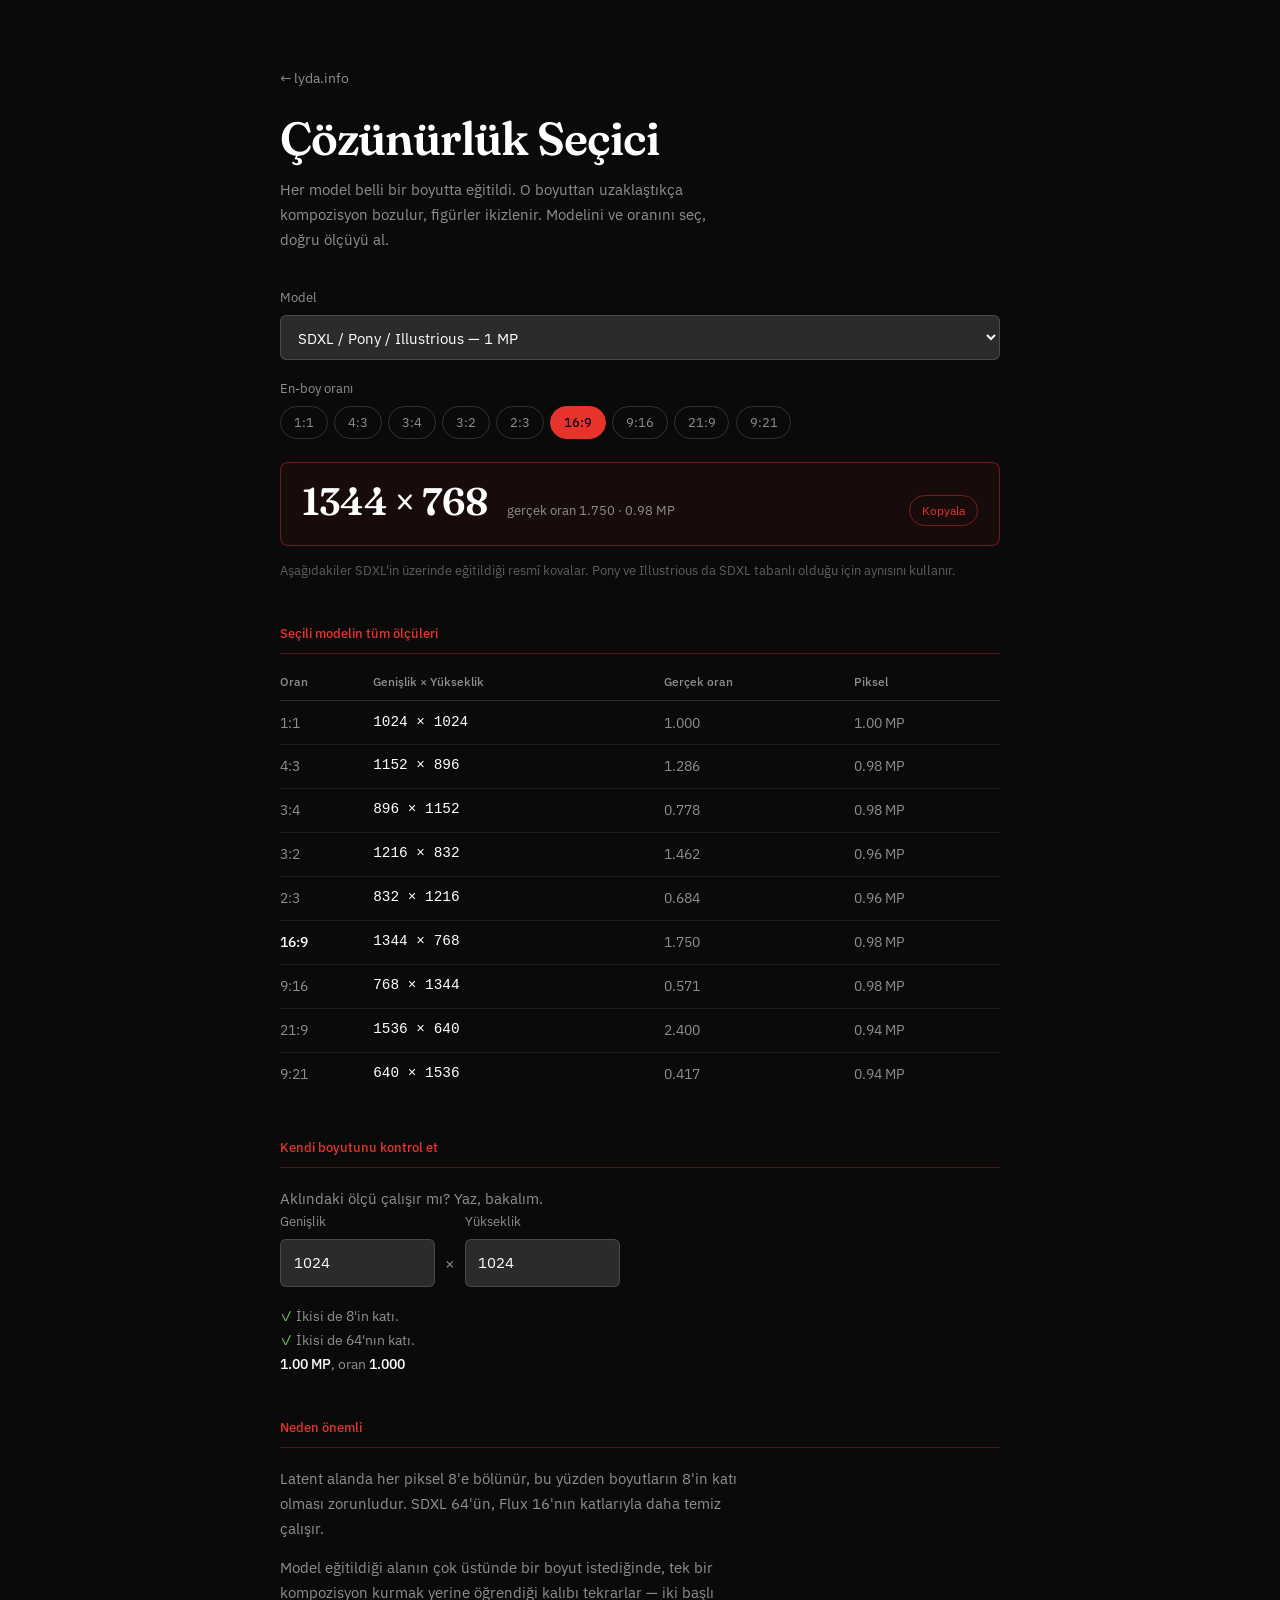
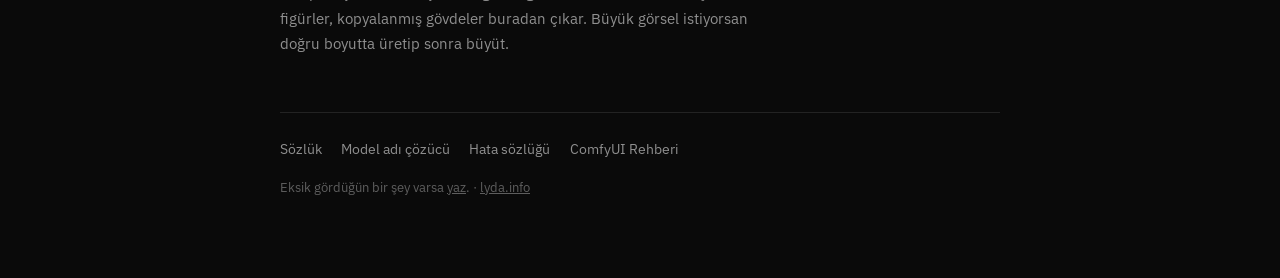
<file: araclar/cozunurluk/index.html>
<!DOCTYPE html>
<html lang="tr">
<head>
<meta charset="UTF-8">
<meta name="viewport" content="width=device-width, initial-scale=1">
<title>Çözünürlük Seçici — Lyda AI</title>
<meta name="description" content="SD 1.5, SDXL ve Flux için doğru görsel boyutları. En-boy oranına göre hazır ölçüler ve kendi boyutunu kontrol etme aracı.">

<meta property="og:site_name" content="Lyda AI">
<meta property="og:title" content="ComfyUI Çözünürlük Seçici">
<meta property="og:description" content="SDXL'de 16:9 kaça kaç? Modeline ve oranına göre doğru boyutu ver.">
<meta property="og:url" content="https://lyda.info/araclar/cozunurluk/">
<meta property="og:type" content="website">
<meta property="og:locale" content="tr_TR">
<meta property="og:image" content="https://lyda.info/paylasim.png">
<meta name="twitter:card" content="summary_large_image">
<meta name="twitter:image" content="https://lyda.info/paylasim.png">
<meta name="theme-color" content="#E8332C">

<link rel="icon" href="/favicon.ico" sizes="any">
<link rel="icon" href="/favicon-32.png" type="image/png" sizes="32x32">
<link rel="apple-touch-icon" href="/favicon-180.png">

<link rel="preconnect" href="https://fonts.googleapis.com">
<link rel="preconnect" href="https://fonts.gstatic.com" crossorigin>
<link href="https://fonts.googleapis.com/css2?family=Fraunces:opsz,wght@9..144,600&family=IBM+Plex+Sans:wght@400;500&display=swap" rel="stylesheet">
<link rel="stylesheet" href="/araclar/stil.css">

<style>
.ayarlar{display:grid;gap:1.1rem;margin-top:2.2rem}

.sonuc{
  display:flex;
  align-items:baseline;
  flex-wrap:wrap;
  gap:.5rem 1.2rem;
  margin-top:1.4rem;
  padding:1.2rem 1.3rem;
  border:1px solid rgba(232,51,44,.4);
  border-radius:8px;
  background:rgba(232,51,44,.06);
}

.sonuc-olcu{
  font-family:"Fraunces",Georgia,serif;
  font-weight:600;
  font-size:clamp(1.8rem,6vw,2.4rem);
  line-height:1;
  letter-spacing:-.01em;
  font-variation-settings:"SOFT" 40,"WONK" 1;
}

.sonuc-detay{color:var(--acikgri);font-size:.84rem}

.kopyala{
  margin-left:auto;
  background:none;
  border:1px solid rgba(232,51,44,.45);
  border-radius:100px;
  color:var(--kirmizi);
  font:inherit;
  font-size:.78rem;
  padding:.25rem .75rem;
  transition:background .18s ease;
}
.kopyala:hover{background:rgba(232,51,44,.14)}
.kopyala:focus-visible{outline:2px solid var(--kirmizi);outline-offset:2px}

.model-not{color:var(--sonuk);font-size:.82rem;margin-top:.9rem}

.uyari{
  margin-top:.9rem;
  padding:.65rem .85rem;
  border-left:2px solid var(--kirmizi);
  background:rgba(232,51,44,.06);
  color:var(--acikgri);
  font-size:.84rem;
}

.satir-olcu{font-family:ui-monospace,SFMono-Regular,Menlo,monospace;color:var(--beyaz)}

.kontrol-giris{display:grid;grid-template-columns:1fr auto 1fr;align-items:end;gap:.6rem;max-width:340px}
.kontrol-carpi{color:var(--acikgri);padding-bottom:.65rem}
.kontrol-sonuc{margin-top:1.1rem;font-size:.9rem;color:var(--acikgri)}
.kontrol-sonuc strong{color:var(--beyaz);font-weight:500}
.iyi{color:#7BC96F}
.kotu{color:var(--kirmizi)}
</style>
</head>

<body>
<main class="sayfa">

  <a class="geri" href="/">← lyda.info</a>

  <h1>Çözünürlük Seçici</h1>
  <p class="giris">Her model belli bir boyutta eğitildi. O boyuttan uzaklaştıkça kompozisyon bozulur, figürler ikizlenir. Modelini ve oranını seç, doğru ölçüyü al.</p>

  <div class="ayarlar">
    <div>
      <label for="model">Model</label>
      <select id="model">
        <option value="sd15">SD 1.5 — 512 piksel tabanlı</option>
        <option value="sdxl" selected>SDXL / Pony / Illustrious — 1 MP</option>
        <option value="flux">Flux, SD3, Qwen — 1 MP</option>
        <option value="flux2">Flux — 2 MP (yüksek)</option>
      </select>
    </div>

    <div>
      <label id="oran-etiket">En-boy oranı</label>
      <div class="secenekler" id="oranlar" role="group" aria-labelledby="oran-etiket"></div>
    </div>
  </div>

  <div class="sonuc">
    <span class="sonuc-olcu" id="olcu">—</span>
    <span class="sonuc-detay" id="detay"></span>
    <button class="kopyala" type="button" id="kopyala">Kopyala</button>
  </div>

  <p class="model-not" id="model-not"></p>
  <div id="uyari-alani"></div>

  <!-- ============ TÜM ÖLÇÜLER ============ -->
  <h2 class="bolum-baslik">Seçili modelin tüm ölçüleri</h2>
  <table class="tablo">
    <thead>
      <tr><th>Oran</th><th>Genişlik × Yükseklik</th><th>Gerçek oran</th><th>Piksel</th></tr>
    </thead>
    <tbody id="tablo-govde"></tbody>
  </table>

  <!-- ============ KONTROL ============ -->
  <h2 class="bolum-baslik">Kendi boyutunu kontrol et</h2>
  <p class="giris" style="margin-top:0">Aklındaki ölçü çalışır mı? Yaz, bakalım.</p>

  <div class="kontrol-giris">
    <div>
      <label for="en">Genişlik</label>
      <input id="en" type="number" inputmode="numeric" value="1024" min="64" max="8192" step="1">
    </div>
    <span class="kontrol-carpi">×</span>
    <div>
      <label for="boy">Yükseklik</label>
      <input id="boy" type="number" inputmode="numeric" value="1024" min="64" max="8192" step="1">
    </div>
  </div>

  <div class="kontrol-sonuc" id="kontrol-sonuc"></div>

  <!-- ============ NEDEN ============ -->
  <h2 class="bolum-baslik">Neden önemli</h2>
  <p class="giris" style="margin-top:0">Latent alanda her piksel 8'e bölünür, bu yüzden boyutların 8'in katı olması zorunludur. SDXL 64'ün, Flux 16'nın katlarıyla daha temiz çalışır.</p>
  <p class="giris">Model eğitildiği alanın çok üstünde bir boyut istediğinde, tek bir kompozisyon kurmak yerine öğrendiği kalıbı tekrarlar — iki başlı figürler, kopyalanmış gövdeler buradan çıkar. Büyük görsel istiyorsan doğru boyutta üretip sonra büyüt.</p>

  <footer>
    <div class="komsu">
      <a href="/sozluk/">Sözlük</a>
      <a href="/araclar/model-adi/">Model adı çözücü</a>
      <a href="/araclar/hatalar/">Hata sözlüğü</a>
      <a href="/rehber/">ComfyUI Rehberi</a>
    </div>
    Eksik gördüğün bir şey varsa <a href="mailto:lyda@lyda.info">yaz</a>. · <a href="/">lyda.info</a>
  </footer>

</main>

<script>
(function () {
  var ORANLAR = [
    ["1:1", 1/1], ["4:3", 4/3], ["3:4", 3/4], ["3:2", 3/2], ["2:3", 2/3],
    ["16:9", 16/9], ["9:16", 9/16], ["21:9", 21/9], ["9:21", 9/21]
  ];

  // SDXL'in resmî eğitim kovaları — hesapla değil, olduğu gibi kullanılır
  var SDXL_KOVA = {
    "1:1":[1024,1024], "4:3":[1152,896], "3:4":[896,1152],
    "3:2":[1216,832],  "2:3":[832,1216],
    "16:9":[1344,768], "9:16":[768,1344],
    "21:9":[1536,640], "9:21":[640,1536]
  };

  var MODELLER = {
    sd15:  { px:512*512,   kat:64, not:"SD 1.5 512×512 üzerinde eğitildi. 768 pikseli aşan kenarlarda ikizlenme sık görülür." },
    sdxl:  { px:1024*1024, kat:64, kova:SDXL_KOVA, not:"Aşağıdakiler SDXL'in üzerinde eğitildiği resmî kovalar. Pony ve Illustrious da SDXL tabanlı olduğu için aynısını kullanır." },
    flux:  { px:1024*1024, kat:16, not:"Flux boyut konusunda SDXL'den esnek, ama 1 megapiksel civarı en kararlı sonucu verir." },
    flux2: { px:2097152,   kat:16, not:"Flux 2 megapiksele kadar çıkabilir. Karşılığında üretim süresi ve VRAM kullanımı belirgin şekilde artar." }
  };

  var modelSec = document.getElementById("model");
  var oranlarKutu = document.getElementById("oranlar");
  var olcuEl = document.getElementById("olcu");
  var detayEl = document.getElementById("detay");
  var notEl = document.getElementById("model-not");
  var uyariEl = document.getElementById("uyari-alani");
  var tabloEl = document.getElementById("tablo-govde");
  var kopyalaEl = document.getElementById("kopyala");
  var seciliOran = "16:9";

  function hesapla(model, oranAd) {
    var m = MODELLER[model];
    if (m.kova && m.kova[oranAd]) return m.kova[oranAd].slice();

    var r = 0;
    for (var i = 0; i < ORANLAR.length; i++) if (ORANLAR[i][0] === oranAd) r = ORANLAR[i][1];

    // Dikey oranları yataydan türet, iki yön birbirinin aynası olsun
    if (r < 1) {
      var ters = hesapla(model, oranAd.split(":").reverse().join(":"));
      return [ters[1], ters[0]];
    }

    var en = Math.round(Math.sqrt(m.px * r) / m.kat) * m.kat;
    var boy = Math.round((en / r) / m.kat) * m.kat;
    return [Math.max(m.kat, en), Math.max(m.kat, boy)];
  }

  function mp(en, boy) { return ((en * boy) / 1048576).toFixed(2); }
  function gercekOran(en, boy) { return (en / boy).toFixed(3); }

  function oranDugmeleri() {
    oranlarKutu.innerHTML = "";
    ORANLAR.forEach(function (o) {
      var d = document.createElement("button");
      d.type = "button";
      d.className = "secenek";
      d.textContent = o[0];
      d.setAttribute("aria-pressed", o[0] === seciliOran ? "true" : "false");
      d.addEventListener("click", function () {
        seciliOran = o[0];
        yenile();
      });
      oranlarKutu.appendChild(d);
    });
  }

  function yenile() {
    var model = modelSec.value;
    var m = MODELLER[model];

    Array.prototype.forEach.call(oranlarKutu.children, function (d) {
      d.setAttribute("aria-pressed", d.textContent === seciliOran ? "true" : "false");
    });

    var o = hesapla(model, seciliOran);
    olcuEl.textContent = o[0] + " × " + o[1];
    detayEl.textContent = "gerçek oran " + gercekOran(o[0], o[1]) + " · " + mp(o[0], o[1]) + " MP";
    notEl.textContent = m.not;

    // Tablo
    tabloEl.innerHTML = "";
    ORANLAR.forEach(function (oran) {
      var b = hesapla(model, oran[0]);
      var tr = document.createElement("tr");
      tr.innerHTML = "<td class='" + (oran[0] === seciliOran ? "vurgu" : "sonuk") + "'>" + oran[0] + "</td>" +
                     "<td class='satir-olcu'>" + b[0] + " × " + b[1] + "</td>" +
                     "<td class='sonuk'>" + gercekOran(b[0], b[1]) + "</td>" +
                     "<td class='sonuk'>" + mp(b[0], b[1]) + " MP</td>";
      tabloEl.appendChild(tr);
    });

    kontrolYenile();
  }

  kopyalaEl.addEventListener("click", function () {
    var metin = olcuEl.textContent.replace(/\s/g, "");
    if (navigator.clipboard) {
      navigator.clipboard.writeText(metin).then(function () {
        kopyalaEl.textContent = "Kopyalandı";
        setTimeout(function () { kopyalaEl.textContent = "Kopyala"; }, 1400);
      });
    }
  });

  /* ---------- Kendi boyutunu kontrol et ---------- */
  var enEl = document.getElementById("en");
  var boyEl = document.getElementById("boy");
  var kontrolEl = document.getElementById("kontrol-sonuc");

  function kontrolYenile() {
    var en = parseInt(enEl.value, 10);
    var boy = parseInt(boyEl.value, 10);
    if (!en || !boy || en < 64 || boy < 64) {
      kontrolEl.innerHTML = "<span class='sonuk'>İki kenarı da gir.</span>";
      uyariEl.innerHTML = "";
      return;
    }

    var m = MODELLER[modelSec.value];
    var satirlar = [];

    var sekiz = (en % 8 === 0) && (boy % 8 === 0);
    satirlar.push(sekiz
      ? "<span class='iyi'>✓</span> İkisi de 8'in katı."
      : "<span class='kotu'>✕</span> 8'in katı değil — ComfyUI boyutu kendiliğinden aşağı yuvarlar.");

    var katUygun = (en % m.kat === 0) && (boy % m.kat === 0);
    if (m.kat !== 8) {
      satirlar.push(katUygun
        ? "<span class='iyi'>✓</span> İkisi de " + m.kat + "'nın katı."
        : "<span class='sonuk'>•</span> " + m.kat + "'nın katı değil. Çalışır ama bu model için " + m.kat + "'nın katları daha temiz sonuç verir.");
    }

    var toplam = en * boy;
    satirlar.push("<strong>" + (toplam / 1048576).toFixed(2) + " MP</strong>, oran <strong>" + gercekOran(en, boy) + "</strong>");

    // En yakın geçerli ölçü
    var yEn = Math.max(m.kat, Math.round(en / m.kat) * m.kat);
    var yBoy = Math.max(m.kat, Math.round(boy / m.kat) * m.kat);
    if (yEn !== en || yBoy !== boy) {
      satirlar.push("En yakın uygun ölçü: <strong class='satir-olcu'>" + yEn + " × " + yBoy + "</strong>");
    }

    kontrolEl.innerHTML = satirlar.join("<br>");

    // Uyarılar
    var oran = toplam / m.px;
    uyariEl.innerHTML = "";
    if (oran > 1.7) {
      uyariEl.innerHTML = "<p class='uyari'>Bu ölçü modelin eğitildiği alanın " + oran.toFixed(1) +
        " katı. Doğrudan bu boyutta üretirsen figürlerin ikizlenmesi ve kompozisyonun dağılması olası. " +
        "Doğru boyutta üretip büyütmek daha güvenli.</p>";
    } else if (oran < 0.45) {
      uyariEl.innerHTML = "<p class='uyari'>Bu ölçü modelin eğitildiği alanın çok altında. Detay kaybı ve bozuk yüzler beklenir.</p>";
    }
  }

  modelSec.addEventListener("change", yenile);
  enEl.addEventListener("input", kontrolYenile);
  boyEl.addEventListener("input", kontrolYenile);

  oranDugmeleri();
  yenile();
})();
</script>

</body>
</html>
</file>
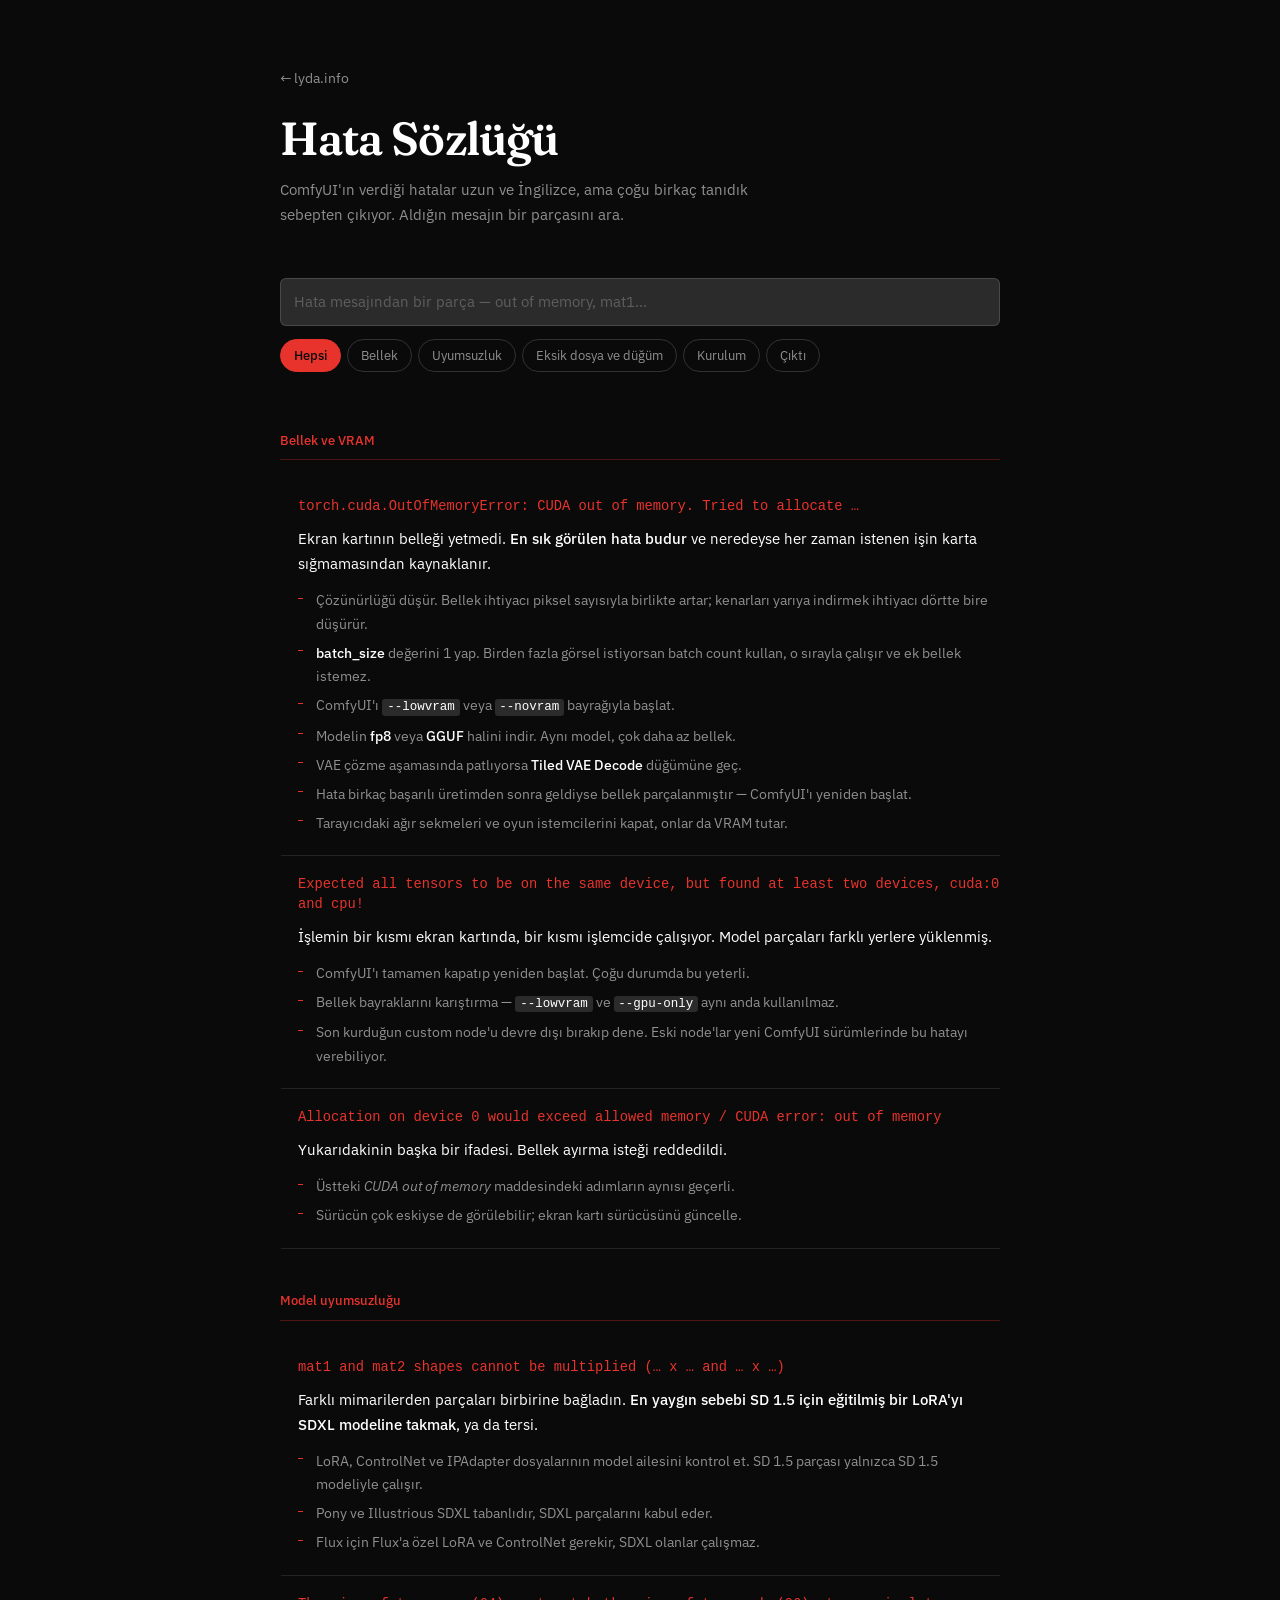
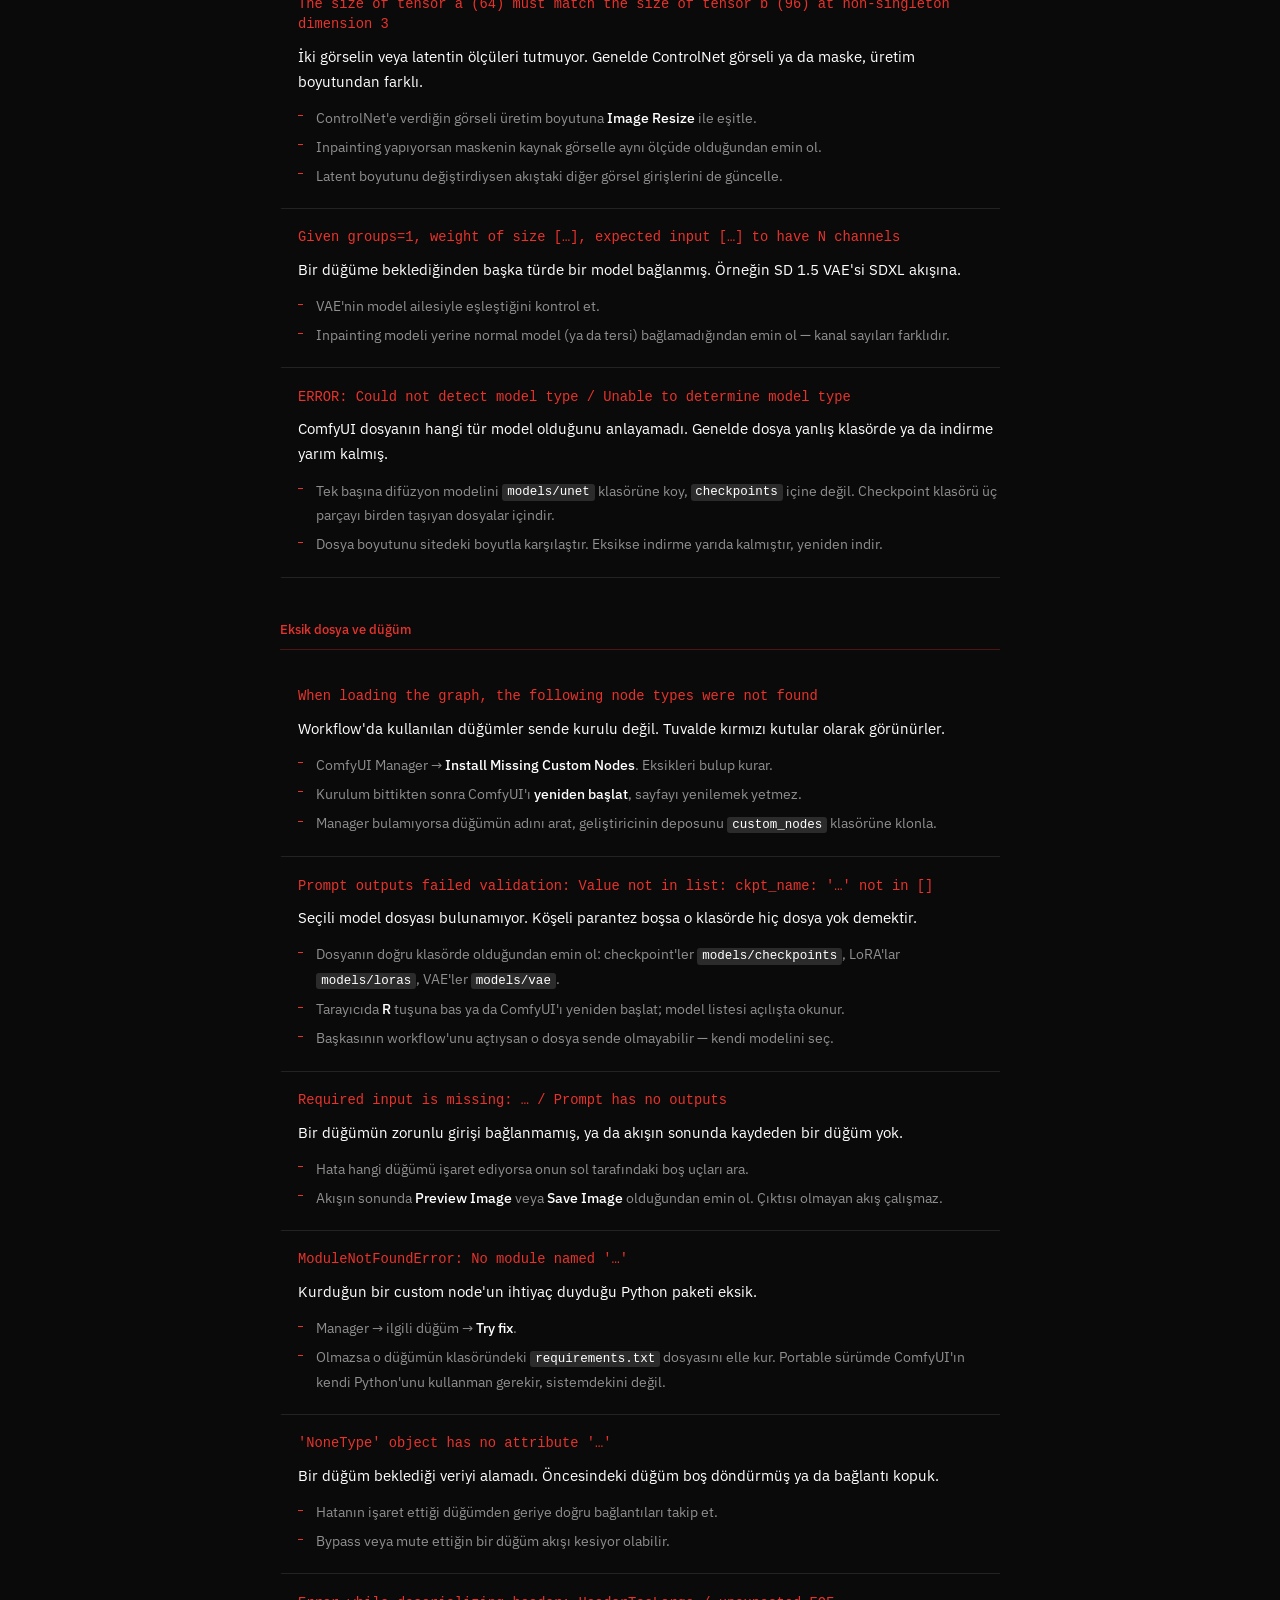
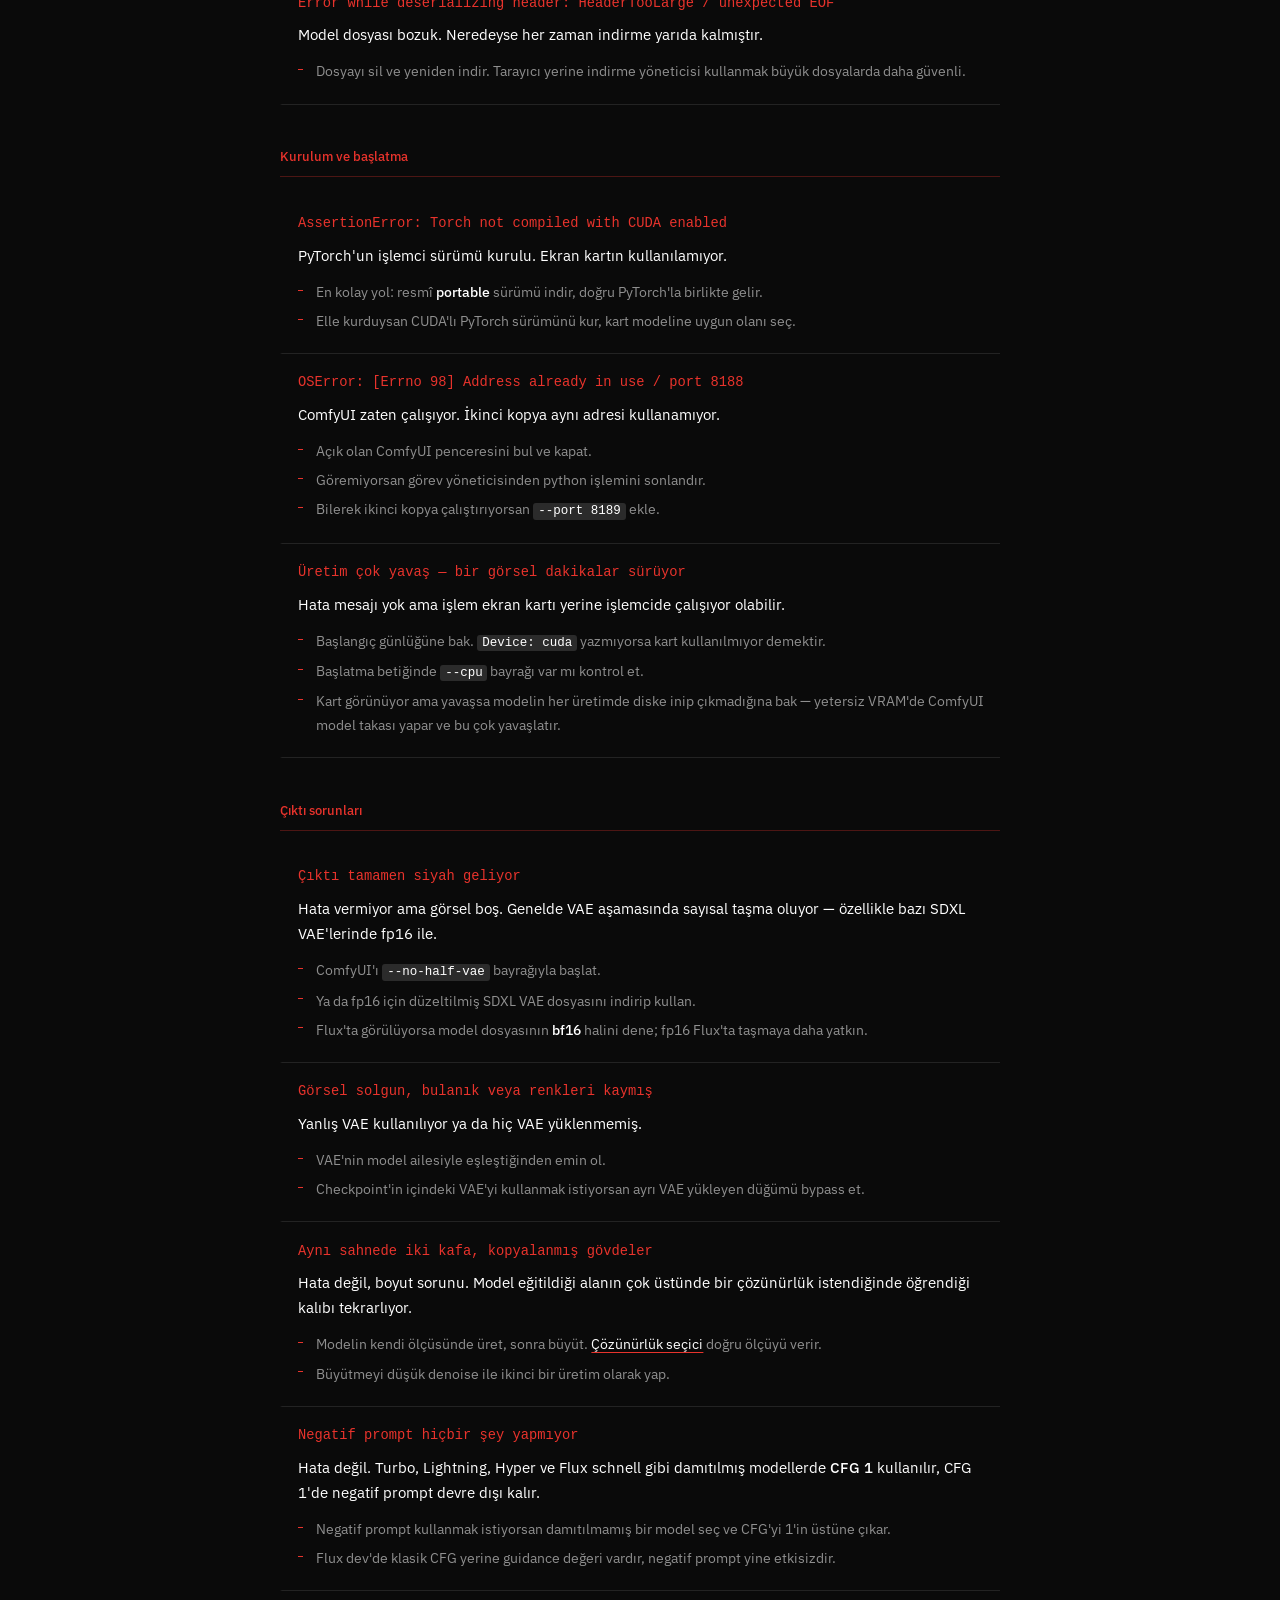
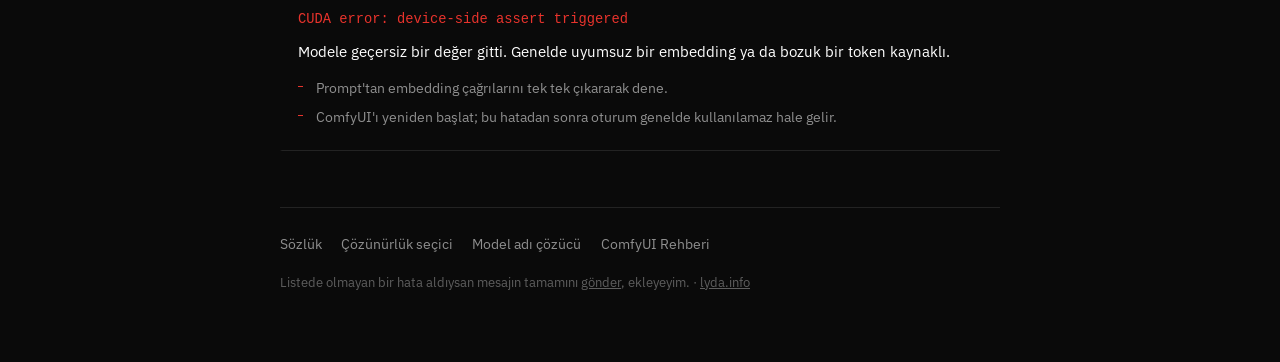
<file: araclar/hatalar/index.html>
<!DOCTYPE html>
<html lang="tr">
<head>
<meta charset="UTF-8">
<meta name="viewport" content="width=device-width, initial-scale=1">
<title>ComfyUI Hata Sözlüğü — Lyda AI</title>
<meta name="description" content="ComfyUI'da aldığın hata ne anlama geliyor ve nasıl çözülür. CUDA out of memory, kırmızı düğümler, mat1 and mat2, siyah görsel ve diğerleri.">

<meta property="og:site_name" content="Lyda AI">
<meta property="og:title" content="ComfyUI Hata Sözlüğü">
<meta property="og:description" content="Aldığın hata mesajını ara, ne demek olduğunu ve nasıl çözüleceğini gör.">
<meta property="og:url" content="https://lyda.info/araclar/hatalar/">
<meta property="og:type" content="website">
<meta property="og:locale" content="tr_TR">
<meta property="og:image" content="https://lyda.info/paylasim.png">
<meta name="twitter:card" content="summary_large_image">
<meta name="twitter:image" content="https://lyda.info/paylasim.png">
<meta name="theme-color" content="#E8332C">

<link rel="icon" href="/favicon.ico" sizes="any">
<link rel="icon" href="/favicon-32.png" type="image/png" sizes="32x32">
<link rel="apple-touch-icon" href="/favicon-180.png">

<link rel="preconnect" href="https://fonts.googleapis.com">
<link rel="preconnect" href="https://fonts.gstatic.com" crossorigin>
<link href="https://fonts.googleapis.com/css2?family=Fraunces:opsz,wght@9..144,600&family=IBM+Plex+Sans:wght@400;500&display=swap" rel="stylesheet">
<link rel="stylesheet" href="/araclar/stil.css">

<style>
.araclar-ust{position:sticky;top:0;z-index:5;background:var(--siyah);padding:1.6rem 0 1rem;margin-top:1.6rem}

.arama-kutu{position:relative}

#arama{padding-right:2.6rem}

#temizle{
  position:absolute;
  right:.5rem;top:50%;
  transform:translateY(-50%);
  background:none;border:0;
  color:var(--acikgri);
  font-size:1.1rem;
  line-height:1;
  padding:.35rem .5rem;
  display:none;
}
#temizle:hover{color:var(--kirmizi)}

.secenekler{margin-top:.8rem}

/* ---------- Hata kayıtları ---------- */
.bolum{margin-top:2.6rem}
.bolum.gizli,.hata.gizli{display:none}

.hata{
  padding:1.2rem 0 1.3rem 1rem;
  border-bottom:1px solid rgba(255,255,255,.1);
  border-left:2px solid transparent;
  transition:border-left-color .18s ease;
}

.hata:hover{border-left-color:var(--kirmizi)}

.hata-mesaj{
  font-family:ui-monospace,SFMono-Regular,Menlo,Consolas,monospace;
  font-size:.86rem;
  color:var(--kirmizi);
  word-break:break-word;
  line-height:1.45;
}

.hata-ne{color:var(--beyaz);font-size:.95rem;margin-top:.55rem}
.hata-ne strong{font-weight:500}

.cozum{list-style:none;margin-top:.75rem;display:flex;flex-direction:column;gap:.35rem}

.cozum li{
  position:relative;
  padding-left:1.15rem;
  color:var(--acikgri);
  font-size:.89rem;
}

.cozum li::before{
  content:"";
  position:absolute;
  left:0;top:.68em;
  width:5px;height:1px;
  background:var(--kirmizi);
}

.cozum li strong{color:var(--beyaz);font-weight:500}

#bos{display:none;color:var(--acikgri);padding:2.5rem 0;font-size:.95rem}

#bos a,.cozum a{color:var(--beyaz);text-decoration-color:var(--kirmizi);text-underline-offset:3px}
#bos a:hover,.cozum a:hover{color:var(--kirmizi)}

#durum{color:var(--acikgri);font-size:.85rem;margin-top:1.2rem}
#durum:empty{display:none}
</style>
</head>

<body>
<main class="sayfa">

  <a class="geri" href="/">← lyda.info</a>

  <h1>Hata Sözlüğü</h1>
  <p class="giris">ComfyUI'ın verdiği hatalar uzun ve İngilizce, ama çoğu birkaç tanıdık sebepten çıkıyor. Aldığın mesajın bir parçasını ara.</p>

  <div class="araclar-ust">
    <div class="arama-kutu">
      <input id="arama" type="search" placeholder="Hata mesajından bir parça — out of memory, mat1…" autocomplete="off" aria-label="Hata ara">
      <button id="temizle" type="button" aria-label="Aramayı temizle">×</button>
    </div>
    <div class="secenekler" id="etiketler" role="group" aria-label="Türe göre süz">
      <button class="secenek" type="button" data-tur="hepsi" aria-pressed="true">Hepsi</button>
      <button class="secenek" type="button" data-tur="bellek" aria-pressed="false">Bellek</button>
      <button class="secenek" type="button" data-tur="uyumsuzluk" aria-pressed="false">Uyumsuzluk</button>
      <button class="secenek" type="button" data-tur="eksik" aria-pressed="false">Eksik dosya ve düğüm</button>
      <button class="secenek" type="button" data-tur="kurulum" aria-pressed="false">Kurulum</button>
      <button class="secenek" type="button" data-tur="cikti" aria-pressed="false">Çıktı</button>
    </div>
  </div>

  <div aria-live="polite">
    <p id="durum"></p>
    <p id="bos">Bu mesaja uyan bir kayıt yok. Hatanın tamamını <a href="mailto:lyda@lyda.info">bana gönder</a>, ekleyeyim.</p>
  </div>

  <!-- ============ BELLEK ============ -->
  <section class="bolum" data-tur="bellek">
    <h2 class="bolum-baslik">Bellek ve VRAM</h2>

    <article class="hata">
      <p class="hata-mesaj">torch.cuda.OutOfMemoryError: CUDA out of memory. Tried to allocate …</p>
      <p class="hata-ne">Ekran kartının belleği yetmedi. <strong>En sık görülen hata budur</strong> ve neredeyse her zaman istenen işin karta sığmamasından kaynaklanır.</p>
      <ul class="cozum">
        <li>Çözünürlüğü düşür. Bellek ihtiyacı piksel sayısıyla birlikte artar; kenarları yarıya indirmek ihtiyacı dörtte bire düşürür.</li>
        <li><strong>batch_size</strong> değerini 1 yap. Birden fazla görsel istiyorsan batch count kullan, o sırayla çalışır ve ek bellek istemez.</li>
        <li>ComfyUI'ı <code>--lowvram</code> veya <code>--novram</code> bayrağıyla başlat.</li>
        <li>Modelin <strong>fp8</strong> veya <strong>GGUF</strong> halini indir. Aynı model, çok daha az bellek.</li>
        <li>VAE çözme aşamasında patlıyorsa <strong>Tiled VAE Decode</strong> düğümüne geç.</li>
        <li>Hata birkaç başarılı üretimden sonra geldiyse bellek parçalanmıştır — ComfyUI'ı yeniden başlat.</li>
        <li>Tarayıcıdaki ağır sekmeleri ve oyun istemcilerini kapat, onlar da VRAM tutar.</li>
      </ul>
    </article>

    <article class="hata">
      <p class="hata-mesaj">Expected all tensors to be on the same device, but found at least two devices, cuda:0 and cpu!</p>
      <p class="hata-ne">İşlemin bir kısmı ekran kartında, bir kısmı işlemcide çalışıyor. Model parçaları farklı yerlere yüklenmiş.</p>
      <ul class="cozum">
        <li>ComfyUI'ı tamamen kapatıp yeniden başlat. Çoğu durumda bu yeterli.</li>
        <li>Bellek bayraklarını karıştırma — <code>--lowvram</code> ve <code>--gpu-only</code> aynı anda kullanılmaz.</li>
        <li>Son kurduğun custom node'u devre dışı bırakıp dene. Eski node'lar yeni ComfyUI sürümlerinde bu hatayı verebiliyor.</li>
      </ul>
    </article>

    <article class="hata">
      <p class="hata-mesaj">Allocation on device 0 would exceed allowed memory / CUDA error: out of memory</p>
      <p class="hata-ne">Yukarıdakinin başka bir ifadesi. Bellek ayırma isteği reddedildi.</p>
      <ul class="cozum">
        <li>Üstteki <em>CUDA out of memory</em> maddesindeki adımların aynısı geçerli.</li>
        <li>Sürücün çok eskiyse de görülebilir; ekran kartı sürücüsünü güncelle.</li>
      </ul>
    </article>
  </section>

  <!-- ============ UYUMSUZLUK ============ -->
  <section class="bolum" data-tur="uyumsuzluk">
    <h2 class="bolum-baslik">Model uyumsuzluğu</h2>

    <article class="hata">
      <p class="hata-mesaj">mat1 and mat2 shapes cannot be multiplied (… x … and … x …)</p>
      <p class="hata-ne">Farklı mimarilerden parçaları birbirine bağladın. <strong>En yaygın sebebi SD 1.5 için eğitilmiş bir LoRA'yı SDXL modeline takmak</strong>, ya da tersi.</p>
      <ul class="cozum">
        <li>LoRA, ControlNet ve IPAdapter dosyalarının model ailesini kontrol et. SD 1.5 parçası yalnızca SD 1.5 modeliyle çalışır.</li>
        <li>Pony ve Illustrious SDXL tabanlıdır, SDXL parçalarını kabul eder.</li>
        <li>Flux için Flux'a özel LoRA ve ControlNet gerekir, SDXL olanlar çalışmaz.</li>
      </ul>
    </article>

    <article class="hata">
      <p class="hata-mesaj">The size of tensor a (64) must match the size of tensor b (96) at non-singleton dimension 3</p>
      <p class="hata-ne">İki görselin veya latentin ölçüleri tutmuyor. Genelde ControlNet görseli ya da maske, üretim boyutundan farklı.</p>
      <ul class="cozum">
        <li>ControlNet'e verdiğin görseli üretim boyutuna <strong>Image Resize</strong> ile eşitle.</li>
        <li>Inpainting yapıyorsan maskenin kaynak görselle aynı ölçüde olduğundan emin ol.</li>
        <li>Latent boyutunu değiştirdiysen akıştaki diğer görsel girişlerini de güncelle.</li>
      </ul>
    </article>

    <article class="hata">
      <p class="hata-mesaj">Given groups=1, weight of size […], expected input […] to have N channels</p>
      <p class="hata-ne">Bir düğüme beklediğinden başka türde bir model bağlanmış. Örneğin SD 1.5 VAE'si SDXL akışına.</p>
      <ul class="cozum">
        <li>VAE'nin model ailesiyle eşleştiğini kontrol et.</li>
        <li>Inpainting modeli yerine normal model (ya da tersi) bağlamadığından emin ol — kanal sayıları farklıdır.</li>
      </ul>
    </article>

    <article class="hata">
      <p class="hata-mesaj">ERROR: Could not detect model type / Unable to determine model type</p>
      <p class="hata-ne">ComfyUI dosyanın hangi tür model olduğunu anlayamadı. Genelde dosya yanlış klasörde ya da indirme yarım kalmış.</p>
      <ul class="cozum">
        <li>Tek başına difüzyon modelini <code>models/unet</code> klasörüne koy, <code>checkpoints</code> içine değil. Checkpoint klasörü üç parçayı birden taşıyan dosyalar içindir.</li>
        <li>Dosya boyutunu sitedeki boyutla karşılaştır. Eksikse indirme yarıda kalmıştır, yeniden indir.</li>
      </ul>
    </article>
  </section>

  <!-- ============ EKSİK ============ -->
  <section class="bolum" data-tur="eksik">
    <h2 class="bolum-baslik">Eksik dosya ve düğüm</h2>

    <article class="hata">
      <p class="hata-mesaj">When loading the graph, the following node types were not found</p>
      <p class="hata-ne">Workflow'da kullanılan düğümler sende kurulu değil. Tuvalde kırmızı kutular olarak görünürler.</p>
      <ul class="cozum">
        <li>ComfyUI Manager → <strong>Install Missing Custom Nodes</strong>. Eksikleri bulup kurar.</li>
        <li>Kurulum bittikten sonra ComfyUI'ı <strong>yeniden başlat</strong>, sayfayı yenilemek yetmez.</li>
        <li>Manager bulamıyorsa düğümün adını arat, geliştiricinin deposunu <code>custom_nodes</code> klasörüne klonla.</li>
      </ul>
    </article>

    <article class="hata">
      <p class="hata-mesaj">Prompt outputs failed validation: Value not in list: ckpt_name: '…' not in []</p>
      <p class="hata-ne">Seçili model dosyası bulunamıyor. Köşeli parantez boşsa o klasörde hiç dosya yok demektir.</p>
      <ul class="cozum">
        <li>Dosyanın doğru klasörde olduğundan emin ol: checkpoint'ler <code>models/checkpoints</code>, LoRA'lar <code>models/loras</code>, VAE'ler <code>models/vae</code>.</li>
        <li>Tarayıcıda <strong>R</strong> tuşuna bas ya da ComfyUI'ı yeniden başlat; model listesi açılışta okunur.</li>
        <li>Başkasının workflow'unu açtıysan o dosya sende olmayabilir — kendi modelini seç.</li>
      </ul>
    </article>

    <article class="hata">
      <p class="hata-mesaj">Required input is missing: … / Prompt has no outputs</p>
      <p class="hata-ne">Bir düğümün zorunlu girişi bağlanmamış, ya da akışın sonunda kaydeden bir düğüm yok.</p>
      <ul class="cozum">
        <li>Hata hangi düğümü işaret ediyorsa onun sol tarafındaki boş uçları ara.</li>
        <li>Akışın sonunda <strong>Preview Image</strong> veya <strong>Save Image</strong> olduğundan emin ol. Çıktısı olmayan akış çalışmaz.</li>
      </ul>
    </article>

    <article class="hata">
      <p class="hata-mesaj">ModuleNotFoundError: No module named '…'</p>
      <p class="hata-ne">Kurduğun bir custom node'un ihtiyaç duyduğu Python paketi eksik.</p>
      <ul class="cozum">
        <li>Manager → ilgili düğüm → <strong>Try fix</strong>.</li>
        <li>Olmazsa o düğümün klasöründeki <code>requirements.txt</code> dosyasını elle kur. Portable sürümde ComfyUI'ın kendi Python'unu kullanman gerekir, sistemdekini değil.</li>
      </ul>
    </article>

    <article class="hata">
      <p class="hata-mesaj">'NoneType' object has no attribute '…'</p>
      <p class="hata-ne">Bir düğüm beklediği veriyi alamadı. Öncesindeki düğüm boş döndürmüş ya da bağlantı kopuk.</p>
      <ul class="cozum">
        <li>Hatanın işaret ettiği düğümden geriye doğru bağlantıları takip et.</li>
        <li>Bypass veya mute ettiğin bir düğüm akışı kesiyor olabilir.</li>
      </ul>
    </article>

    <article class="hata">
      <p class="hata-mesaj">Error while deserializing header: HeaderTooLarge / unexpected EOF</p>
      <p class="hata-ne">Model dosyası bozuk. Neredeyse her zaman indirme yarıda kalmıştır.</p>
      <ul class="cozum">
        <li>Dosyayı sil ve yeniden indir. Tarayıcı yerine indirme yöneticisi kullanmak büyük dosyalarda daha güvenli.</li>
      </ul>
    </article>
  </section>

  <!-- ============ KURULUM ============ -->
  <section class="bolum" data-tur="kurulum">
    <h2 class="bolum-baslik">Kurulum ve başlatma</h2>

    <article class="hata">
      <p class="hata-mesaj">AssertionError: Torch not compiled with CUDA enabled</p>
      <p class="hata-ne">PyTorch'un işlemci sürümü kurulu. Ekran kartın kullanılamıyor.</p>
      <ul class="cozum">
        <li>En kolay yol: resmî <strong>portable</strong> sürümü indir, doğru PyTorch'la birlikte gelir.</li>
        <li>Elle kurduysan CUDA'lı PyTorch sürümünü kur, kart modeline uygun olanı seç.</li>
      </ul>
    </article>

    <article class="hata">
      <p class="hata-mesaj">OSError: [Errno 98] Address already in use / port 8188</p>
      <p class="hata-ne">ComfyUI zaten çalışıyor. İkinci kopya aynı adresi kullanamıyor.</p>
      <ul class="cozum">
        <li>Açık olan ComfyUI penceresini bul ve kapat.</li>
        <li>Göremiyorsan görev yöneticisinden python işlemini sonlandır.</li>
        <li>Bilerek ikinci kopya çalıştırıyorsan <code>--port 8189</code> ekle.</li>
      </ul>
    </article>

    <article class="hata">
      <p class="hata-mesaj">Üretim çok yavaş — bir görsel dakikalar sürüyor</p>
      <p class="hata-ne">Hata mesajı yok ama işlem ekran kartı yerine işlemcide çalışıyor olabilir.</p>
      <ul class="cozum">
        <li>Başlangıç günlüğüne bak. <code>Device: cuda</code> yazmıyorsa kart kullanılmıyor demektir.</li>
        <li>Başlatma betiğinde <code>--cpu</code> bayrağı var mı kontrol et.</li>
        <li>Kart görünüyor ama yavaşsa modelin her üretimde diske inip çıkmadığına bak — yetersiz VRAM'de ComfyUI model takası yapar ve bu çok yavaşlatır.</li>
      </ul>
    </article>
  </section>

  <!-- ============ ÇIKTI ============ -->
  <section class="bolum" data-tur="cikti">
    <h2 class="bolum-baslik">Çıktı sorunları</h2>

    <article class="hata">
      <p class="hata-mesaj">Çıktı tamamen siyah geliyor</p>
      <p class="hata-ne">Hata vermiyor ama görsel boş. Genelde VAE aşamasında sayısal taşma oluyor — özellikle bazı SDXL VAE'lerinde fp16 ile.</p>
      <ul class="cozum">
        <li>ComfyUI'ı <code>--no-half-vae</code> bayrağıyla başlat.</li>
        <li>Ya da fp16 için düzeltilmiş SDXL VAE dosyasını indirip kullan.</li>
        <li>Flux'ta görülüyorsa model dosyasının <strong>bf16</strong> halini dene; fp16 Flux'ta taşmaya daha yatkın.</li>
      </ul>
    </article>

    <article class="hata">
      <p class="hata-mesaj">Görsel solgun, bulanık veya renkleri kaymış</p>
      <p class="hata-ne">Yanlış VAE kullanılıyor ya da hiç VAE yüklenmemiş.</p>
      <ul class="cozum">
        <li>VAE'nin model ailesiyle eşleştiğinden emin ol.</li>
        <li>Checkpoint'in içindeki VAE'yi kullanmak istiyorsan ayrı VAE yükleyen düğümü bypass et.</li>
      </ul>
    </article>

    <article class="hata">
      <p class="hata-mesaj">Aynı sahnede iki kafa, kopyalanmış gövdeler</p>
      <p class="hata-ne">Hata değil, boyut sorunu. Model eğitildiği alanın çok üstünde bir çözünürlük istendiğinde öğrendiği kalıbı tekrarlıyor.</p>
      <ul class="cozum">
        <li>Modelin kendi ölçüsünde üret, sonra büyüt. <a href="/araclar/cozunurluk/">Çözünürlük seçici</a> doğru ölçüyü verir.</li>
        <li>Büyütmeyi düşük denoise ile ikinci bir üretim olarak yap.</li>
      </ul>
    </article>

    <article class="hata">
      <p class="hata-mesaj">Negatif prompt hiçbir şey yapmıyor</p>
      <p class="hata-ne">Hata değil. Turbo, Lightning, Hyper ve Flux schnell gibi damıtılmış modellerde <strong>CFG 1</strong> kullanılır, CFG 1'de negatif prompt devre dışı kalır.</p>
      <ul class="cozum">
        <li>Negatif prompt kullanmak istiyorsan damıtılmamış bir model seç ve CFG'yi 1'in üstüne çıkar.</li>
        <li>Flux dev'de klasik CFG yerine guidance değeri vardır, negatif prompt yine etkisizdir.</li>
      </ul>
    </article>

    <article class="hata">
      <p class="hata-mesaj">CUDA error: device-side assert triggered</p>
      <p class="hata-ne">Modele geçersiz bir değer gitti. Genelde uyumsuz bir embedding ya da bozuk bir token kaynaklı.</p>
      <ul class="cozum">
        <li>Prompt'tan embedding çağrılarını tek tek çıkararak dene.</li>
        <li>ComfyUI'ı yeniden başlat; bu hatadan sonra oturum genelde kullanılamaz hale gelir.</li>
      </ul>
    </article>
  </section>

  <footer>
    <div class="komsu">
      <a href="/sozluk/">Sözlük</a>
      <a href="/araclar/cozunurluk/">Çözünürlük seçici</a>
      <a href="/araclar/model-adi/">Model adı çözücü</a>
      <a href="/rehber/">ComfyUI Rehberi</a>
    </div>
    Listede olmayan bir hata aldıysan mesajın tamamını <a href="mailto:lyda@lyda.info">gönder</a>, ekleyeyim. · <a href="/">lyda.info</a>
  </footer>

</main>

<script>
(function () {
  var arama = document.getElementById("arama");
  var temizle = document.getElementById("temizle");
  var bos = document.getElementById("bos");
  var durum = document.getElementById("durum");
  var bolumler = Array.prototype.slice.call(document.querySelectorAll(".bolum"));
  var etiketler = Array.prototype.slice.call(document.querySelectorAll(".secenek"));
  var secili = "hepsi";

  // "tr" küçültme "İ"yi doğru çevirir ama İngilizce "Input"u "ınput" yapar;
  // ı'yı i'ye katlayınca iki yazım da birbirini bulur
  function sadelestir(s) {
    return s.toLocaleLowerCase("tr").replace(/ı/g, "i");
  }

  // Yapıştırılan tam hata mesajını kelimelere böl; kısa parçalar ve sayılar
  // ("2.00 GiB" gibi) her kayıtta değişir, eşleşmeye katılmaz
  function kelimeler(sorgu) {
    var sonuc = [];
    sorgu.split(/[^a-z0-9çğöşü_]+/).forEach(function (k) {
      if (k.length >= 3 && sonuc.indexOf(k) === -1) sonuc.push(k);
    });
    return sonuc;
  }

  var kayitlar = [];
  bolumler.forEach(function (bolum) {
    Array.prototype.forEach.call(bolum.querySelectorAll(".hata"), function (el) {
      kayitlar.push({
        el: el,
        bolum: bolum,
        metin: sadelestir(el.textContent),
        // Kelime puanı yalnız mesajın kendisine bakar; Türkçe açıklamaya
        // bakınca "bir", "için" gibi kelimeler alakasız kayıt getiriyordu
        mesaj: sadelestir(el.querySelector(".hata-mesaj").textContent)
      });
    });
  });

  function suz() {
    var sorgu = sadelestir(arama.value.trim());
    temizle.style.display = sorgu ? "block" : "none";

    var adaylar = kayitlar.filter(function (k) {
      return secili === "hepsi" || k.bolum.dataset.tur === secili;
    });
    var gosterilen = adaylar.filter(function (k) {
      return !sorgu || k.metin.indexOf(sorgu) !== -1;
    });

    // Birebir eşleşme yoksa (kayıtlarda "…" yer tutucuları var) en çok
    // kelimesi tutan kayıtları göster
    var yakin = false;
    var parcalar = kelimeler(sorgu);
    if (sorgu && !gosterilen.length && parcalar.length >= 2) {
      var enIyi = 0;
      var puanlar = adaylar.map(function (k) {
        var puan = 0;
        parcalar.forEach(function (p) {
          if (k.mesaj.indexOf(p) !== -1) puan++;
        });
        if (puan > enIyi) enIyi = puan;
        return puan;
      });
      if (enIyi >= 2) {
        gosterilen = adaylar.filter(function (k, i) { return puanlar[i] === enIyi; });
        yakin = true;
      }
    }

    kayitlar.forEach(function (k) {
      k.el.classList.toggle("gizli", gosterilen.indexOf(k) === -1);
    });

    bolumler.forEach(function (b) {
      b.classList.toggle("gizli", b.querySelectorAll(".hata:not(.gizli)").length === 0);
    });

    var bulunan = gosterilen.length;
    bos.style.display = bulunan ? "none" : "block";
    if (yakin) {
      durum.textContent = "Birebir eşleşme yok. En yakın " + bulunan + " kayıt:";
    } else {
      durum.textContent = bulunan && (sorgu || secili !== "hepsi") ? bulunan + " kayıt" : "";
    }
  }

  arama.addEventListener("input", suz);

  temizle.addEventListener("click", function () {
    arama.value = "";
    arama.focus();
    suz();
  });

  etiketler.forEach(function (etiket) {
    etiket.addEventListener("click", function () {
      secili = etiket.dataset.tur;
      etiketler.forEach(function (e) {
        e.setAttribute("aria-pressed", e === etiket ? "true" : "false");
      });
      suz();
    });
  });
})();
</script>

</body>
</html>
</file>
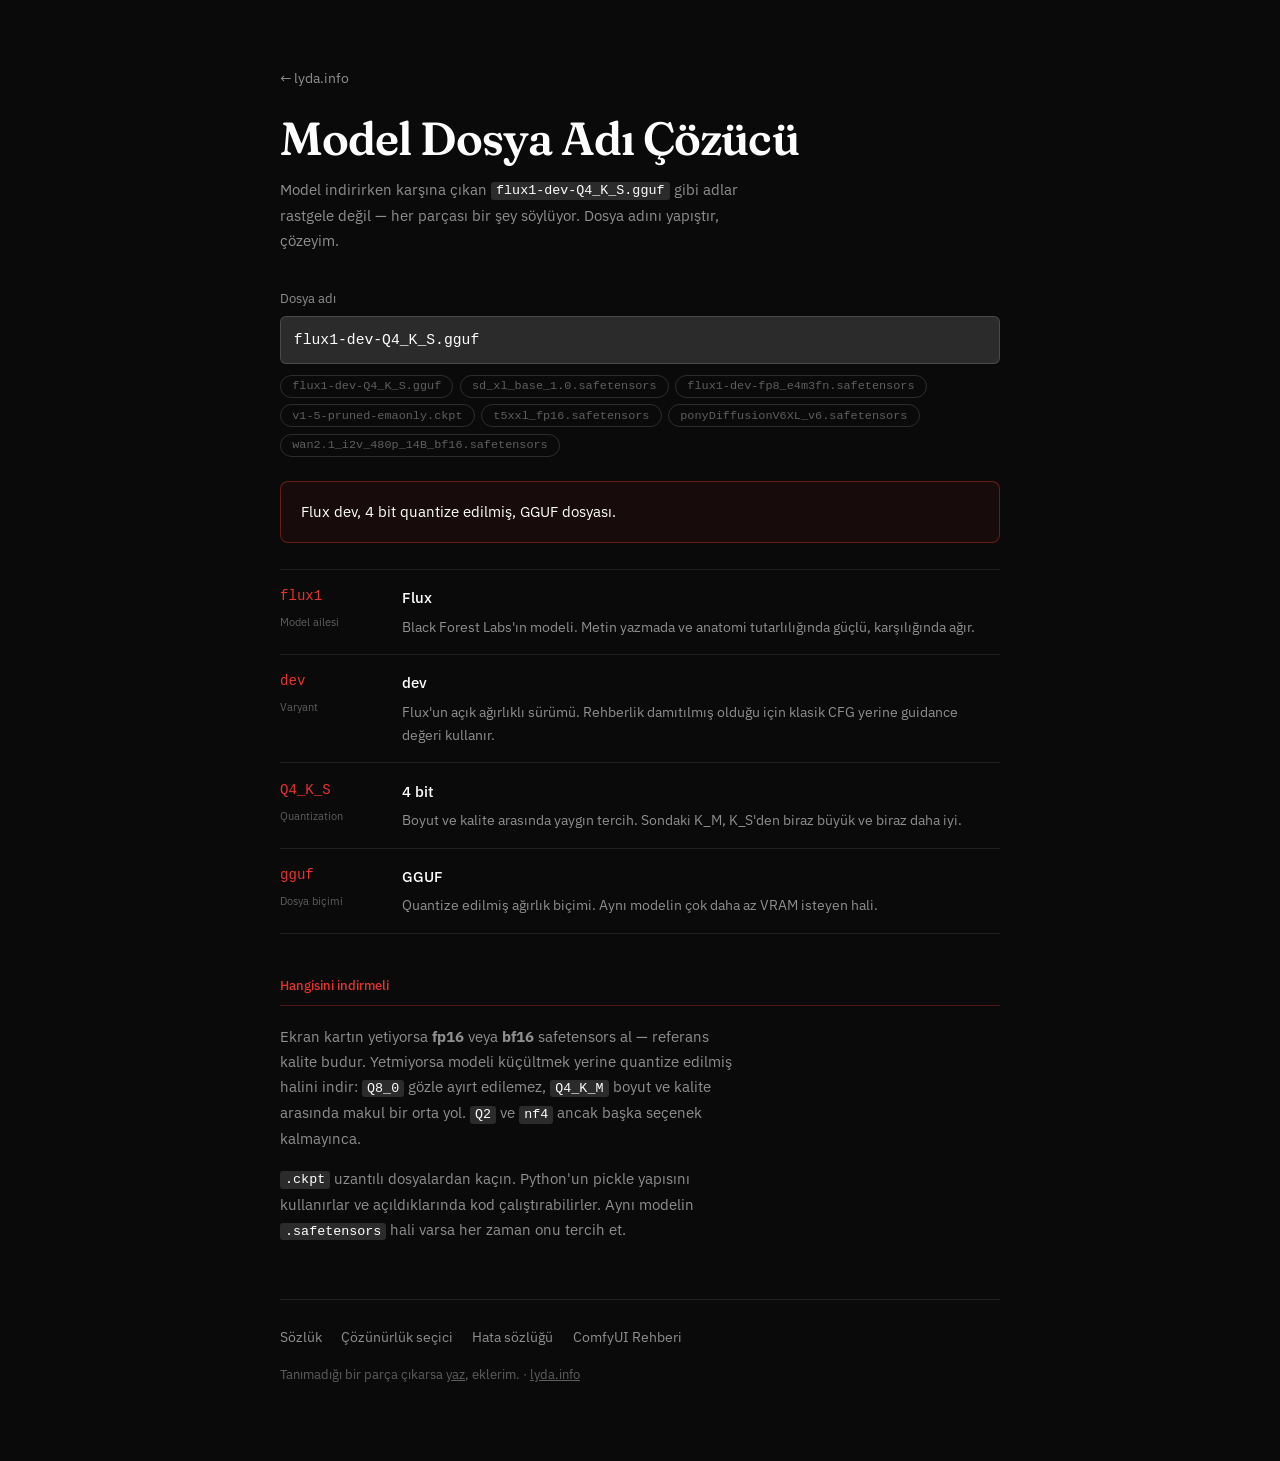
<file: araclar/model-adi/index.html>
<!DOCTYPE html>
<html lang="tr">
<head>
<meta charset="UTF-8">
<meta name="viewport" content="width=device-width, initial-scale=1">
<title>Model Dosya Adı Çözücü — Lyda AI</title>
<meta name="description" content="flux1-dev-Q4_K_S.gguf ne demek? Model dosya adını yapıştır, her parçasının ne anlama geldiğini açıklasın.">

<meta property="og:site_name" content="Lyda AI">
<meta property="og:title" content="Model Dosya Adı Çözücü">
<meta property="og:description" content="Model dosya adındaki fp8, Q4_K_M, pruned ne demek? Yapıştır, çözsün.">
<meta property="og:url" content="https://lyda.info/araclar/model-adi/">
<meta property="og:type" content="website">
<meta property="og:locale" content="tr_TR">
<meta property="og:image" content="https://lyda.info/paylasim.png">
<meta name="twitter:card" content="summary_large_image">
<meta name="twitter:image" content="https://lyda.info/paylasim.png">
<meta name="theme-color" content="#E8332C">

<link rel="icon" href="/favicon.ico" sizes="any">
<link rel="icon" href="/favicon-32.png" type="image/png" sizes="32x32">
<link rel="apple-touch-icon" href="/favicon-180.png">

<link rel="preconnect" href="https://fonts.googleapis.com">
<link rel="preconnect" href="https://fonts.gstatic.com" crossorigin>
<link href="https://fonts.googleapis.com/css2?family=Fraunces:opsz,wght@9..144,600&family=IBM+Plex+Sans:wght@400;500&display=swap" rel="stylesheet">
<link rel="stylesheet" href="/araclar/stil.css">

<style>
#dosya{
  font-family:ui-monospace,SFMono-Regular,Menlo,Consolas,monospace;
  font-size:.92rem;
}

label[for="dosya"]{margin-top:2.2rem}

.ornekler{display:flex;flex-wrap:wrap;gap:.4rem;margin-top:.7rem}

.ornek{
  background:none;
  border:1px solid rgba(255,255,255,.14);
  border-radius:100px;
  color:var(--sonuk);
  font-family:ui-monospace,SFMono-Regular,Menlo,monospace;
  font-size:.74rem;
  padding:.22rem .7rem;
  transition:color .18s ease,border-color .18s ease;
}
.ornek:hover{color:var(--beyaz);border-color:rgba(255,255,255,.4)}
.ornek:focus-visible{outline:2px solid var(--kirmizi);outline-offset:2px}

.ozet{
  margin-top:1.5rem;
  padding:1.1rem 1.25rem;
  border:1px solid rgba(232,51,44,.4);
  border-radius:8px;
  background:rgba(232,51,44,.06);
  font-size:.96rem;
}

.ozet.bos{
  border-color:rgba(255,255,255,.12);
  background:rgba(14,14,14,.75);
  color:var(--acikgri);
  font-size:.9rem;
}

/* Parçalar */
.parcalar{list-style:none;margin-top:1.6rem}

.parca{
  display:grid;
  grid-template-columns:minmax(6.5rem,auto) 1fr;
  gap:.2rem 1.1rem;
  padding:.95rem 0;
  border-bottom:1px solid rgba(255,255,255,.09);
}

.parca:first-child{border-top:1px solid rgba(255,255,255,.09)}

.parca-metin{
  font-family:ui-monospace,SFMono-Regular,Menlo,monospace;
  font-size:.88rem;
  color:var(--kirmizi);
  word-break:break-all;
}

.parca-tur{
  grid-column:1;
  font-size:.7rem;
  color:var(--sonuk);
}

.parca-baslik{font-size:.95rem;font-weight:500;grid-column:2;grid-row:1}
.parca-aciklama{grid-column:2;color:var(--acikgri);font-size:.88rem;margin-top:.15rem}

.parca.bilinmeyen .parca-metin{color:var(--acikgri)}
.parca.bilinmeyen .parca-baslik{color:var(--acikgri);font-weight:400}

@media (max-width:560px){
  .parca{grid-template-columns:1fr;gap:.1rem}
  .parca-baslik,.parca-aciklama{grid-column:1}
  .parca-baslik{grid-row:auto}
}
</style>
</head>

<body>
<main class="sayfa">

  <a class="geri" href="/">← lyda.info</a>

  <h1>Model Dosya Adı Çözücü</h1>
  <p class="giris">Model indirirken karşına çıkan <code>flux1-dev-Q4_K_S.gguf</code> gibi adlar rastgele değil — her parçası bir şey söylüyor. Dosya adını yapıştır, çözeyim.</p>

  <label for="dosya">Dosya adı</label>
  <input id="dosya" type="text" value="flux1-dev-Q4_K_S.gguf" spellcheck="false" autocomplete="off" placeholder="model-adi-fp8.safetensors">

  <div class="ornekler" id="ornekler"></div>

  <div class="ozet" id="ozet"></div>

  <ul class="parcalar" id="parcalar"></ul>

  <h2 class="bolum-baslik">Hangisini indirmeli</h2>
  <p class="giris" style="margin-top:0">Ekran kartın yetiyorsa <strong>fp16</strong> veya <strong>bf16</strong> safetensors al — referans kalite budur. Yetmiyorsa modeli küçültmek yerine quantize edilmiş halini indir: <code>Q8_0</code> gözle ayırt edilemez, <code>Q4_K_M</code> boyut ve kalite arasında makul bir orta yol. <code>Q2</code> ve <code>nf4</code> ancak başka seçenek kalmayınca.</p>
  <p class="giris"><code>.ckpt</code> uzantılı dosyalardan kaçın. Python'un pickle yapısını kullanırlar ve açıldıklarında kod çalıştırabilirler. Aynı modelin <code>.safetensors</code> hali varsa her zaman onu tercih et.</p>

  <footer>
    <div class="komsu">
      <a href="/sozluk/">Sözlük</a>
      <a href="/araclar/cozunurluk/">Çözünürlük seçici</a>
      <a href="/araclar/hatalar/">Hata sözlüğü</a>
      <a href="/rehber/">ComfyUI Rehberi</a>
    </div>
    Tanımadığı bir parça çıkarsa <a href="mailto:lyda@lyda.info">yaz</a>, eklerim. · <a href="/">lyda.info</a>
  </footer>

</main>

<script>
(function () {
  /* Sözlük — uzun ve özel olanlar önce gelmeli, kısa olanın
     içine girmesin diye eşleşen aralıklar işaretleniyor. */
  var SOZLUK = [
    /* ---- Quantization ---- */
    {t:["q2_k","q2_k_s","q2_k_m"], k:"Quantization", b:"2 bit", a:"En küçük GGUF seviyesi. Kalite kaybı belirgin; ancak başka seçenek yoksa."},
    {t:["q3_k_s","q3_k_m","q3_k_l","q3_k"], k:"Quantization", b:"3 bit", a:"Çok küçük. Detaylarda ve metinde bozulma görülür."},
    {t:["q4_k_s","q4_k_m","q4_0","q4_1","q4_k"], k:"Quantization", b:"4 bit", a:"Boyut ve kalite arasında yaygın tercih. Sondaki K_M, K_S'den biraz büyük ve biraz daha iyi."},
    {t:["q5_k_s","q5_k_m","q5_0","q5_1","q5_k"], k:"Quantization", b:"5 bit", a:"4 bitin üstü. Fark küçük ama dosya büyüyor."},
    {t:["q6_k"], k:"Quantization", b:"6 bit", a:"Orijinale yakın. VRAM'in ucu ucuna yetiyorsa iyi seçim."},
    {t:["q8_0","q8_k","q8"], k:"Quantization", b:"8 bit", a:"Orijinalden gözle ayırt edilemez. Dosya büyük ama fp16'dan küçük."},
    {t:["nf4"], k:"Quantization", b:"NormalFloat 4 bit", a:"bitsandbytes'ın 4 bit biçimi. Çok küçük, kalite kaybı açık."},

    /* ---- Hassasiyet ---- */
    {t:["fp8_e4m3fn","e4m3fn","e4m3"], k:"Hassasiyet", b:"fp8 (e4m3)", a:"8 bitin hassasiyeti yüksek varyantı. Görsel modellerde yaygın kullanılan fp8 türü."},
    {t:["fp8_e5m2","e5m2"], k:"Hassasiyet", b:"fp8 (e5m2)", a:"8 bitin geniş aralıklı varyantı. Taşmaya dayanıklı, hassasiyeti e4m3'ten düşük."},
    {t:["fp8","float8"], k:"Hassasiyet", b:"8 bit kayan nokta", a:"fp16'nın yarısı kadar yer kaplar. 40 serisi ve üstü kartlarda hızlıdır, her modelde temiz çalışmaz."},
    {t:["bf16","bfloat16"], k:"Hassasiyet", b:"bfloat16", a:"fp16 ile aynı boyutta ama sayı aralığı geniş. Taşma kaynaklı siyah görsellere karşı daha dayanıklı."},
    {t:["fp16","float16","half"], k:"Hassasiyet", b:"16 bit kayan nokta", a:"Standart. Görsel üretimde kalite kaybı göz ardı edilebilir."},
    {t:["fp32","float32","full"], k:"Hassasiyet", b:"32 bit kayan nokta", a:"Tam hassasiyet. Dosya iki katı, üretimde kazancı yok."},

    /* ---- Dosya biçimi ---- */
    {t:["safetensors","sft"], k:"Dosya biçimi", b:"safetensors", a:"Güvenli biçim. Sadece veri taşır, kod çalıştıramaz. Tercih edilmesi gereken budur."},
    {t:["gguf"], k:"Dosya biçimi", b:"GGUF", a:"Quantize edilmiş ağırlık biçimi. Aynı modelin çok daha az VRAM isteyen hali."},
    {t:["ckpt"], k:"Dosya biçimi", b:"checkpoint (eski)", a:"Python pickle tabanlı. Açıldığında kod çalıştırabilir — safetensors varsa onu kullan."},
    {t:["pth","pt","bin"], k:"Dosya biçimi", b:"PyTorch dosyası", a:"Pickle tabanlı. Genelde upscaler ve yardımcı modellerde görülür."},

    /* ---- Model ailesi ---- */
    {t:["flux1","flux-1","flux"], k:"Model ailesi", surum:true, b:"Flux", a:"Black Forest Labs'ın modeli. Metin yazmada ve anatomi tutarlılığında güçlü, karşılığında ağır."},
    {t:["sd_xl","sdxl","sd-xl"], k:"Model ailesi", surum:true, b:"Stable Diffusion XL", a:"1 megapiksel tabanlı Stable Diffusion sürümü. Pony ve Illustrious dahil çok sayıda modelin temeli."},
    {t:["sd3"], k:"Model ailesi", surum:true, b:"Stable Diffusion 3", a:"Stability AI'ın üçüncü nesil mimarisi."},
    {t:["sd15","sd_15","v1-5","v1_5"], k:"Model ailesi", b:"Stable Diffusion 1.5", a:"512 piksel tabanlı eski nesil. Hafif olduğu için hâlâ yaygın."},
    {t:["pony"], k:"Model ailesi", surum:true, b:"Pony Diffusion", a:"SDXL tabanlı, etiket temelli prompt'la çalışan topluluk modeli."},
    {t:["illustrious","illust"], k:"Model ailesi", surum:true, b:"Illustrious XL", a:"SDXL tabanlı, illüstrasyon odaklı model."},
    {t:["animagine"], k:"Model ailesi", surum:true, b:"Animagine XL", a:"SDXL tabanlı anime modeli."},
    {t:["qwen"], k:"Model ailesi", surum:true, b:"Qwen-Image", a:"Alibaba'nın görsel üretim modeli."},
    {t:["z-image","zimage","z_image"], k:"Model ailesi", surum:true, b:"Z-Image", a:"Az adımda çalışan hızlı görsel modeli."},
    {t:["hunyuan"], k:"Model ailesi", surum:true, b:"HunyuanVideo", a:"Tencent'in video üretim modeli."},
    {t:["wan"], k:"Model ailesi", surum:true, b:"Wan", a:"Açık ağırlıklı video üretim modeli."},
    {t:["ltxv","ltx"], k:"Model ailesi", surum:true, b:"LTX Video", a:"Hızlı video üretim modeli."},
    {t:["cogvideo","cogvideox"], k:"Model ailesi", surum:true, b:"CogVideoX", a:"Açık ağırlıklı video modeli."},
    {t:["kolors"], k:"Model ailesi", surum:true, b:"Kolors", a:"Kuaishou'nun görsel üretim modeli."},
    {t:["juggernaut"], k:"Model ailesi", surum:true, b:"Juggernaut", a:"SDXL tabanlı, gerçekçilik odaklı topluluk modeli."},
    {t:["dreamshaper"], k:"Model ailesi", surum:true, b:"DreamShaper", a:"Çok amaçlı, yaygın kullanılan topluluk modeli."},
    {t:["realvis","realvisxl"], k:"Model ailesi", surum:true, b:"RealVisXL", a:"SDXL tabanlı fotogerçekçilik modeli."},
    {t:["epicrealism"], k:"Model ailesi", surum:true, b:"epiCRealism", a:"Gerçekçi portre ve sahne odaklı topluluk modeli."},
    {t:["sana"], k:"Model ailesi", surum:true, b:"SANA", a:"NVIDIA'nın hafif ve hızlı görsel modeli."},

    /* ---- Sürüm ve varyant ---- */
    {t:["schnell"], k:"Varyant", b:"schnell", a:"Almanca 'hızlı'. 1–4 adımda sonuç veren damıtılmış sürüm. CFG 1'de çalışır."},
    {t:["dev"], k:"Varyant", b:"dev", a:"Flux'un açık ağırlıklı sürümü. Rehberlik damıtılmış olduğu için klasik CFG yerine guidance değeri kullanır."},
    {t:["pro"], k:"Varyant", b:"pro", a:"Kapalı sürüm, yalnızca API üzerinden. Yerelde çalıştırılamaz."},
    {t:["kontext"], k:"Varyant", b:"Kontext", a:"Flux'un görsel düzenleme sürümü. Var olan bir görseli talimatla değiştirir."},
    {t:["turbo"], k:"Varyant", b:"turbo", a:"Az adımlı damıtma. 4–8 adımda çalışır, CFG 1'de bırakılır."},
    {t:["lightning"], k:"Varyant", b:"Lightning", a:"SDXL için az adımlı damıtma yöntemi."},
    {t:["hyper"], k:"Varyant", b:"Hyper-SD", a:"Az adımlı damıtma yöntemi. Tek adıma kadar inebilir."},
    {t:["lcm"], k:"Varyant", b:"LCM", a:"Latent Consistency Model. Az adımda üretim için damıtılmış."},
    {t:["refiner"], k:"Varyant", b:"refiner", a:"SDXL'in ikinci aşama modeli. Son adımları işleyip detay ekler, tek başına kullanılmaz."},
    {t:["base"], k:"Varyant", b:"base", a:"Temel model, ince ayar yapılmamış hali."},
    {t:["inpainting","inpaint"], k:"Varyant", b:"inpaint", a:"Maskelenmiş bölgeyi yeniden üretmek için eğitilmiş sürüm."},
    {t:["instruct"], k:"Varyant", b:"instruct", a:"Talimat takip etmek üzere ayarlanmış sürüm."},
    {t:["distill","distilled"], k:"Varyant", b:"damıtılmış", a:"Büyük modelden öğretilerek küçültülmüş veya hızlandırılmış sürüm."},
    {t:["i2v"], k:"Varyant", b:"görselden videoya", a:"Başlangıç görseli alıp video üretir."},
    {t:["t2v"], k:"Varyant", b:"metinden videoya", a:"Yalnızca prompt'tan video üretir."},

    /* ---- Parça türü ---- */
    {t:["vae"], k:"Parça", b:"VAE", a:"Latent ile piksel arasında çeviri yapan parça. Yanlışı solgun veya bozuk renkli çıktı verir."},
    {t:["t5xxl","t5-xxl","t5"], k:"Parça", b:"T5 metin kodlayıcı", a:"Uzun ve karmaşık prompt'ları işleyen kodlayıcı. Flux ve SD3 kullanır."},
    {t:["clip_l","clip-l"], k:"Parça", b:"CLIP-L", a:"Metin kodlayıcının küçük parçası."},
    {t:["clip_g","clip-g"], k:"Parça", b:"CLIP-G", a:"SDXL'in ikinci metin kodlayıcısı."},
    {t:["clip","text_encoder","textencoder"], k:"Parça", b:"metin kodlayıcı", a:"Prompt'u modelin anlayacağı sayılara çevirir."},
    {t:["unet","diffusion_model","diffusion"], k:"Parça", b:"difüzyon modeli", a:"Asıl üretimi yapan ağırlıklar. Tek başına gelirse VAE ve kodlayıcıyı ayrıca indirmen gerekir."},
    {t:["controlnet","control"], k:"Parça", b:"ControlNet", a:"Görselin yapısını dışarıdan dayatan model."},
    {t:["ipadapter","ip-adapter"], k:"Parça", b:"IPAdapter", a:"Referans görselin stilini veya konusunu aktaran model."},
    {t:["lycoris","locon","loha","lora"], k:"Parça", b:"LoRA", a:"Modelin davranışını değiştiren küçük ek katman. Tek başına çalışmaz, bir modelin üstüne binir."},
    {t:["embedding","textual_inversion"], k:"Parça", b:"embedding", a:"Prompt'ta tek kelimeyle çağrılan küçük öğretim dosyası."},
    {t:["upscaler","esrgan","realesrgan"], k:"Parça", b:"büyütme modeli", a:"Görseli yeniden üretmeden büyütür ve keskinleştirir."},

    /* ---- Budama ---- */
    {t:["emaonly","ema-only","ema_only"], k:"Budama", b:"yalnızca EMA", a:"Sadece üretim için gereken ağırlıkları tutar. Dosya küçülür, üretim kalitesi değişmez."},
    {t:["no-ema","noema","no_ema"], k:"Budama", b:"EMA'sız", a:"EMA ağırlıkları çıkarılmış. Eğitim ve birleştirme için kullanılır."},
    {t:["pruned"], k:"Budama", b:"budanmış", a:"Eğitim için gereken fazlalıklar atılmış. Üretim kalitesi aynı, dosya küçük."},
    {t:["ema"], k:"Budama", b:"EMA", a:"Eğitim boyunca ortalaması alınan ağırlıklar. Üretimde kullanılan genelde budur."},

    /* ---- ControlNet türleri ---- */
    {t:["openpose","pose"], k:"Koşullandırma", b:"poz", a:"İskelet pozunu kaynak alır."},
    {t:["canny"], k:"Koşullandırma", b:"kenar", a:"Kenar çizgilerini kaynak alır."},
    {t:["depth"], k:"Koşullandırma", b:"derinlik", a:"Derinlik haritasını kaynak alır."},
    {t:["lineart"], k:"Koşullandırma", b:"çizgi", a:"Çizgi sanatını kaynak alır."},
    {t:["tile"], k:"Koşullandırma", b:"tile", a:"Büyütme sırasında parçaların tutarlı kalmasını sağlar."},
    {t:["scribble"], k:"Koşullandırma", b:"karalama", a:"Kaba çizimi kaynak alır."},

    /* ---- Diğer ---- */
    {t:["xl"], k:"Mimari", b:"XL tabanlı", a:"SDXL mimarisi üzerine kurulmuş."},
    {t:["v2","v3","v4","v5","v6"], k:"Sürüm", b:"sürüm numarası", a:"Yapımcının kaçıncı sürümü yayınladığını gösterir."}
  ];

  var girdi = document.getElementById("dosya");
  var ozetEl = document.getElementById("ozet");
  var listeEl = document.getElementById("parcalar");

  var ORNEKLER = [
    "flux1-dev-Q4_K_S.gguf",
    "sd_xl_base_1.0.safetensors",
    "flux1-dev-fp8_e4m3fn.safetensors",
    "v1-5-pruned-emaonly.ckpt",
    "t5xxl_fp16.safetensors",
    "ponyDiffusionV6XL_v6.safetensors",
    "wan2.1_i2v_480p_14B_bf16.safetensors"
  ];

  /* Sınır noktaları: ayıraçlar (-_. /) ve büyük harfe geçişler.
     Böylece hem flux1-dev hem ponyDiffusionV6XL çözülebiliyor. */
  function sinirlar(ad) {
    var s = {};
    s[0] = true; s[ad.length] = true;
    for (var i = 0; i < ad.length; i++) {
      var c = ad[i];
      var noktaSurum = c === "." && i > 0 && i < ad.length - 1 &&
                       /[0-9]/.test(ad[i - 1]) && /[0-9]/.test(ad[i + 1]);
      if (!noktaSurum && "-_. /".indexOf(c) !== -1) { s[i] = true; s[i + 1] = true; }
      else if (i > 0 && /[a-z0-9]/.test(ad[i - 1]) && /[A-ZÇĞİÖŞÜ]/.test(c)) s[i] = true;
    }
    return s;
  }

  function coz(ad) {
    var d = ad.toLowerCase();
    var sinir = sinirlar(ad);
    var alinan = new Array(d.length).fill(false);
    var bulunan = [];

    function bos(bas, son) {
      for (var i = bas; i < son; i++) if (alinan[i]) return false;
      return true;
    }
    function isaretle(bas, son) { for (var i = bas; i < son; i++) alinan[i] = true; }

    SOZLUK.forEach(function (giris) {
      giris.t.forEach(function (token) {
        var ara = 0, bas;
        while ((bas = d.indexOf(token, ara)) !== -1) {
          ara = bas + 1;
          if (!sinir[bas]) continue;

          var son = bas + token.length;

          // Model ailelerinde sürüm eki tokene dahil: wan2.1, sd3.5
          if (giris.surum && !sinir[son]) {
            var u = son;
            while (u < d.length && /[0-9.]/.test(d[u])) u++;
            if (u > son && sinir[u] && d[u - 1] !== ".") son = u;
          }

          if (!sinir[son] || !bos(bas, son)) continue;

          isaretle(bas, son);
          bulunan.push({ bas:bas, metin:ad.slice(bas, son), k:giris.k, b:giris.b, a:giris.a });
        }
      });
    });

    // Eşleşmeyen parçalar
    var basla = -1;
    for (var i = 0; i <= d.length; i++) {
      var kes = i === d.length || alinan[i] ||
                ("-_. /".indexOf(d[i]) !== -1 && !(d[i] === "." && i > 0 && i < d.length - 1 &&
                                                    /[0-9]/.test(d[i - 1]) && /[0-9]/.test(d[i + 1]))) ||
                (basla !== -1 && sinir[i]);

      if (!kes) { if (basla === -1) basla = i; }
      else {
        if (basla !== -1) { bulunan.push(artik(ad, basla, i)); basla = -1; }
        if (!(i === d.length || alinan[i] || "-_. /".indexOf(d[i]) !== -1)) basla = i;
      }
    }

    bulunan.sort(function (a, b) { return a.bas - b.bas; });

    // "14" + "B" bitişikse tek bir parametre sayısıdır
    for (var n = 0; n < bulunan.length - 1; n++) {
      var a = bulunan[n], s2 = bulunan[n + 1];
      if (!a.b || a.k === "Sürüm" || a.k === "Tanınmadı") {
        if (s2.bas === a.bas + a.metin.length &&
            /^\d+(\.\d+)?$/.test(a.metin) && /^[bm]$/i.test(s2.metin)) {
          bulunan.splice(n, 2, artik(ad, a.bas, s2.bas + s2.metin.length));
        }
      }
    }

    return bulunan;
  }

  function artik(ad, bas, son) {
    var ham = ad.slice(bas, son);
    if (/^v?\d+(\.\d+)*$/i.test(ham))
      return { bas:bas, metin:ham, k:"Sürüm", b:"sürüm numarası",
               a:"Modelin kaçıncı sürümü olduğunu gösterir. Aynı ailenin farklı sürümleri farklı prompt alışkanlıkları isteyebilir." };
    if (/^\d+p$/i.test(ham))
      return { bas:bas, metin:ham, k:"Çözünürlük", b:"çözünürlük sınıfı",
               a:"Video modellerinde eğitildiği kare yüksekliği. Bunun üstüne çıkmak kalite getirmez." };
    if (/^\d+(\.\d+)?b$/i.test(ham))
      return { bas:bas, metin:ham, k:"Boyut", b:"parametre sayısı",
               a:"Modelin kaç milyar parametre taşıdığı. Büyüdükçe kalite artar, VRAM ihtiyacı da artar." };
    return { bas:bas, metin:ham, k:"Tanınmadı", b:null, a:null };
  }

  function ozetle(parcalar) {
    var bul = function (k) {
      for (var i = 0; i < parcalar.length; i++) if (parcalar[i].k === k) return parcalar[i].b;
      return null;
    };
    var aile = bul("Model ailesi"), varyant = bul("Varyant"), bicim = bul("Dosya biçimi");
    var q = bul("Quantization"), h = bul("Hassasiyet"), parcaTur = bul("Parça");

    if (!aile && !bicim && !q && !h && !parcaTur) return null;

    var c = [];
    if (aile) c.push(aile + (varyant ? " " + varyant : ""));
    else if (varyant) c.push(varyant + " sürümü");
    if (parcaTur) c.push(parcaTur);
    if (q) c.push(q + " quantize edilmiş");
    else if (h) c.push(h);
    if (bicim) c.push(bicim + " dosyası");

    return c.join(", ") + ".";
  }

  function yaz() {
    var ad = girdi.value.trim();
    listeEl.innerHTML = "";

    if (!ad) {
      ozetEl.className = "ozet bos";
      ozetEl.textContent = "Bir dosya adı yaz ya da aşağıdaki örneklerden birine bas.";
      return;
    }

    var parcalar = coz(ad);
    var ozet = ozetle(parcalar);

    if (ozet) {
      ozetEl.className = "ozet";
      ozetEl.textContent = ozet;
    } else {
      ozetEl.className = "ozet bos";
      ozetEl.textContent = "Bu addaki hiçbir parçayı tanıyamadım. Yapımcının kendi adlandırması olabilir.";
    }

    parcalar.forEach(function (p) {
      var li = document.createElement("li");
      li.className = "parca" + (p.b ? "" : " bilinmeyen");
      li.innerHTML =
        '<span class="parca-metin">' + p.metin + '</span>' +
        '<span class="parca-tur">' + p.k + '</span>' +
        '<span class="parca-baslik">' + (p.b || "tanınmadı") + '</span>' +
        '<span class="parca-aciklama">' + (p.a || "Model adı, sürüm numarası ya da yapımcının kendi etiketi olabilir.") + '</span>';
      listeEl.appendChild(li);
    });
  }

  var ornekKutu = document.getElementById("ornekler");
  ORNEKLER.forEach(function (o) {
    var d = document.createElement("button");
    d.type = "button";
    d.className = "ornek";
    d.textContent = o;
    d.addEventListener("click", function () { girdi.value = o; yaz(); girdi.focus(); });
    ornekKutu.appendChild(d);
  });

  girdi.addEventListener("input", yaz);
  yaz();
})();
</script>

</body>
</html>
</file>
<file: araclar/stil.css>
/* =================================================
   Lyda AI — araç sayfaları ortak stili
   ================================================= */

:root{
  --siyah:  #0A0A0A;
  --beyaz:  #FFFFFF;
  --kirmizi:#E8332C;
  --gri:    #2B2B2B;
  --acikgri:#8F8F8F;
  --sonuk:  #5E5E5E;
}

*{box-sizing:border-box;margin:0;padding:0}
a,button{cursor:pointer}

@view-transition{navigation:auto}
::view-transition-old(root),
::view-transition-new(root){animation-duration:.42s}

body{
  background:var(--siyah);
  color:var(--beyaz);
  font-family:"IBM Plex Sans",system-ui,sans-serif;
  font-size:16px;
  line-height:1.65;
  -webkit-font-smoothing:antialiased;
  cursor:default;
  padding:clamp(2rem,6vw,4rem) 1.5rem 5rem;
}

.sayfa{max-width:720px;margin:0 auto}

/* ---------- Üst ---------- */
.geri{
  display:inline-block;
  color:var(--acikgri);
  text-decoration:none;
  font-size:.85rem;
  margin-bottom:1.6rem;
  transition:color .18s ease;
}
.geri:hover,.geri:focus-visible{color:var(--kirmizi)}

h1{
  font-family:"Fraunces",Georgia,serif;
  font-weight:600;
  font-size:clamp(2.1rem,7vw,2.9rem);
  line-height:1.02;
  letter-spacing:-.02em;
  font-variation-settings:"SOFT" 40,"WONK" 1;
}

.giris{
  color:var(--acikgri);
  margin-top:.9rem;
  max-width:52ch;
  font-size:.95rem;
}

/* ---------- Form öğeleri ---------- */
label{display:block;font-size:.8rem;color:var(--acikgri);margin-bottom:.45rem}

select,input[type="text"],input[type="number"],input[type="search"]{
  width:100%;
  background:var(--gri);
  border:1px solid rgba(255,255,255,.14);
  border-radius:6px;
  color:var(--beyaz);
  font:inherit;
  font-size:.95rem;
  padding:.65rem .8rem;
  transition:border-color .18s ease;
}

select:focus,input:focus{outline:none;border-color:var(--kirmizi)}
input::placeholder{color:var(--sonuk)}

/* Seçenek düğmeleri */
.secenekler{display:flex;flex-wrap:wrap;gap:.4rem}

.secenek{
  background:none;
  border:1px solid rgba(255,255,255,.16);
  border-radius:100px;
  color:var(--acikgri);
  font:inherit;
  font-size:.82rem;
  padding:.3rem .8rem;
  transition:color .18s ease,border-color .18s ease,background .18s ease;
}

.secenek:hover{color:var(--beyaz);border-color:rgba(255,255,255,.4)}

.secenek[aria-pressed="true"]{
  background:var(--kirmizi);
  border-color:var(--kirmizi);
  color:var(--siyah);
  font-weight:500;
}

.secenek:focus-visible{outline:2px solid var(--kirmizi);outline-offset:2px}

/* ---------- Panel ---------- */
.panel{
  border:1px solid rgba(255,255,255,.12);
  border-radius:8px;
  background:rgba(14,14,14,.75);
  padding:1.2rem 1.3rem;
}

.panel + .panel{margin-top:1rem}

/* ---------- Bölüm başlığı ---------- */
.bolum-baslik{
  color:var(--kirmizi);
  font-size:.8rem;
  font-weight:500;
  padding-bottom:.55rem;
  border-bottom:1px solid rgba(232,51,44,.3);
  margin:2.6rem 0 1.1rem;
}

/* ---------- Tablo ---------- */
.tablo{width:100%;border-collapse:collapse;font-size:.9rem}

.tablo th{
  text-align:left;
  font-weight:500;
  font-size:.76rem;
  color:var(--acikgri);
  padding:0 .7rem .5rem 0;
  border-bottom:1px solid rgba(255,255,255,.13);
}

.tablo td{
  padding:.6rem .7rem .6rem 0;
  border-bottom:1px solid rgba(255,255,255,.08);
  vertical-align:top;
}

.tablo tr:last-child td{border-bottom:0}
.tablo .vurgu{color:var(--beyaz);font-weight:500}
.tablo .sonuk{color:var(--acikgri)}

/* ---------- Kod ---------- */
code,.tek-aralik{
  font-family:ui-monospace,SFMono-Regular,Menlo,Consolas,monospace;
  font-size:.88em;
}

code{
  background:var(--gri);
  border-radius:3px;
  padding:.1em .38em;
  color:var(--beyaz);
}

/* ---------- Alt ---------- */
footer{
  margin-top:3.5rem;
  padding-top:1.6rem;
  border-top:1px solid rgba(255,255,255,.1);
  color:var(--sonuk);
  font-size:.82rem;
}

footer a{color:var(--sonuk);transition:color .18s ease}
footer a:hover{color:var(--kirmizi)}

.komsu{display:flex;flex-wrap:wrap;gap:.4rem 1.2rem;margin-bottom:1rem}
.komsu a{color:var(--acikgri);text-decoration:none;font-size:.85rem;transition:color .18s ease}
.komsu a:hover{color:var(--kirmizi)}

@media (prefers-reduced-motion:reduce){*{transition:none!important;animation:none!important}}
</file>
